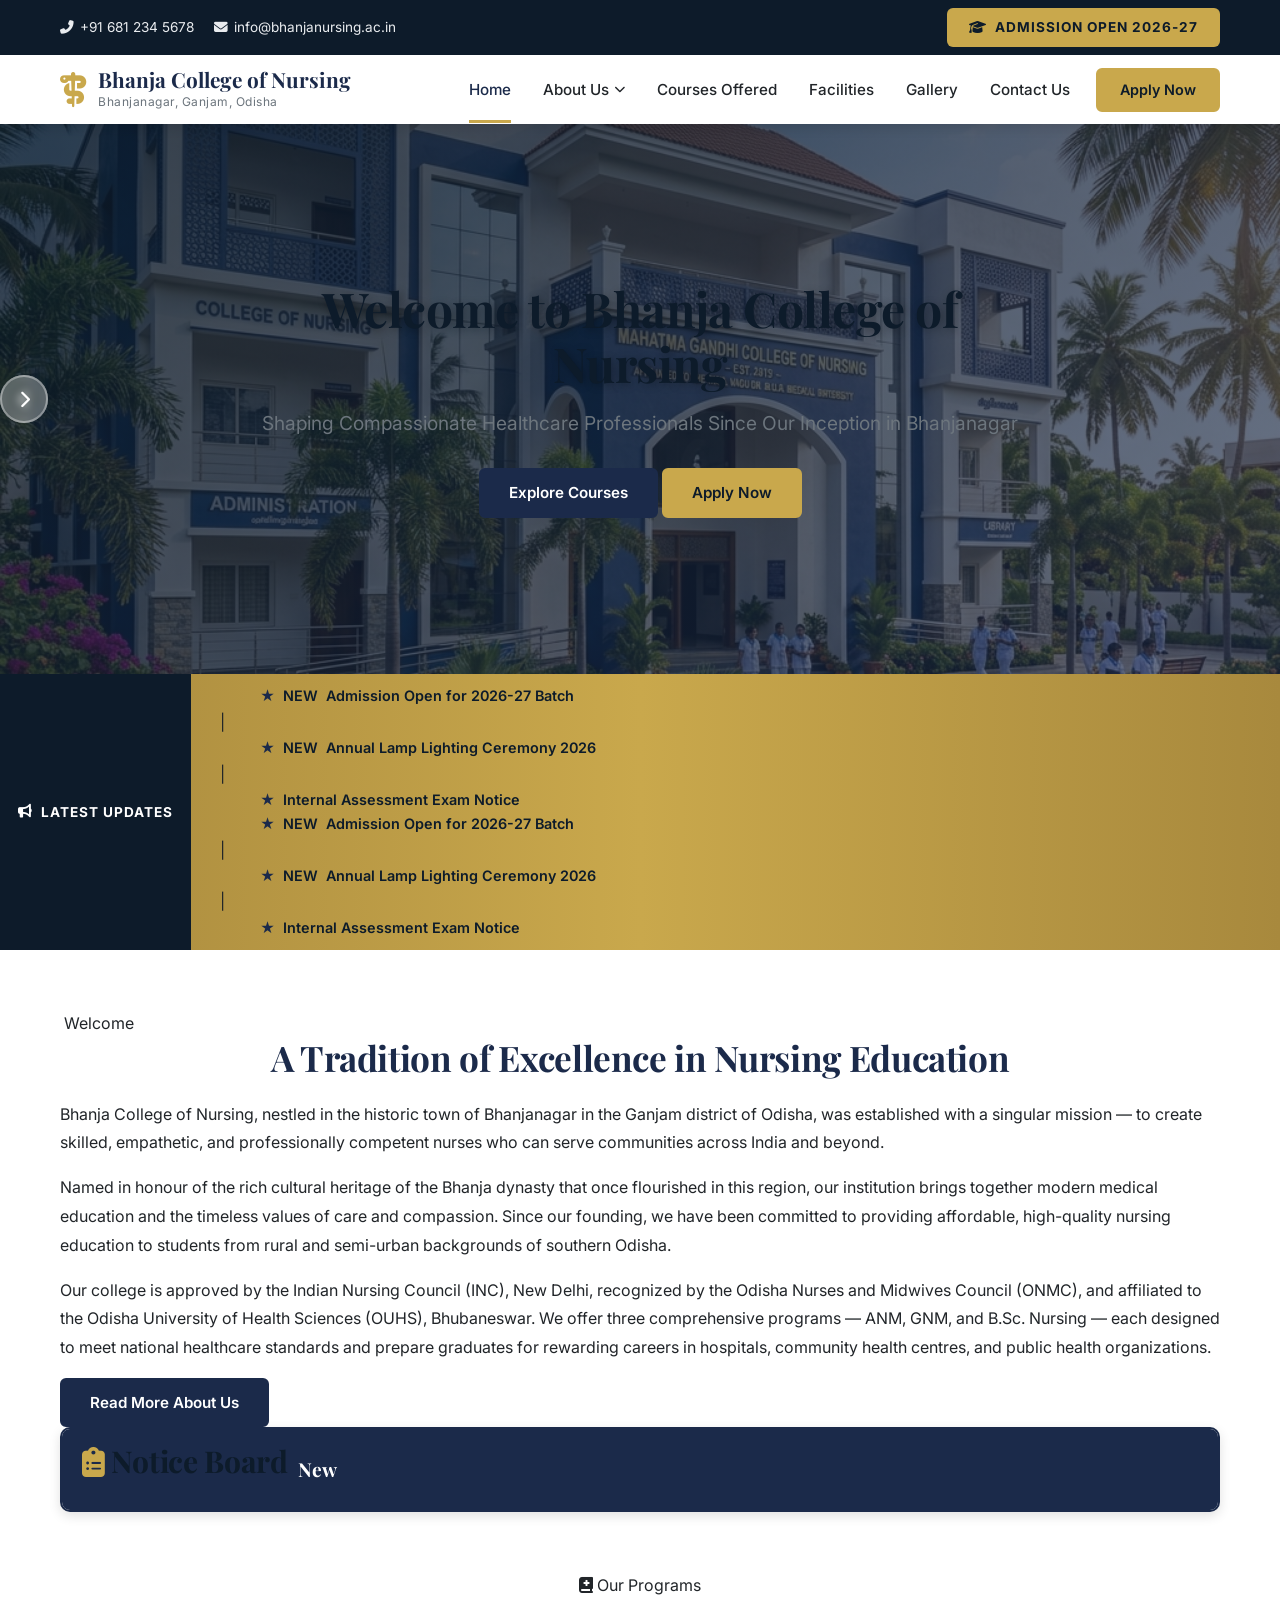
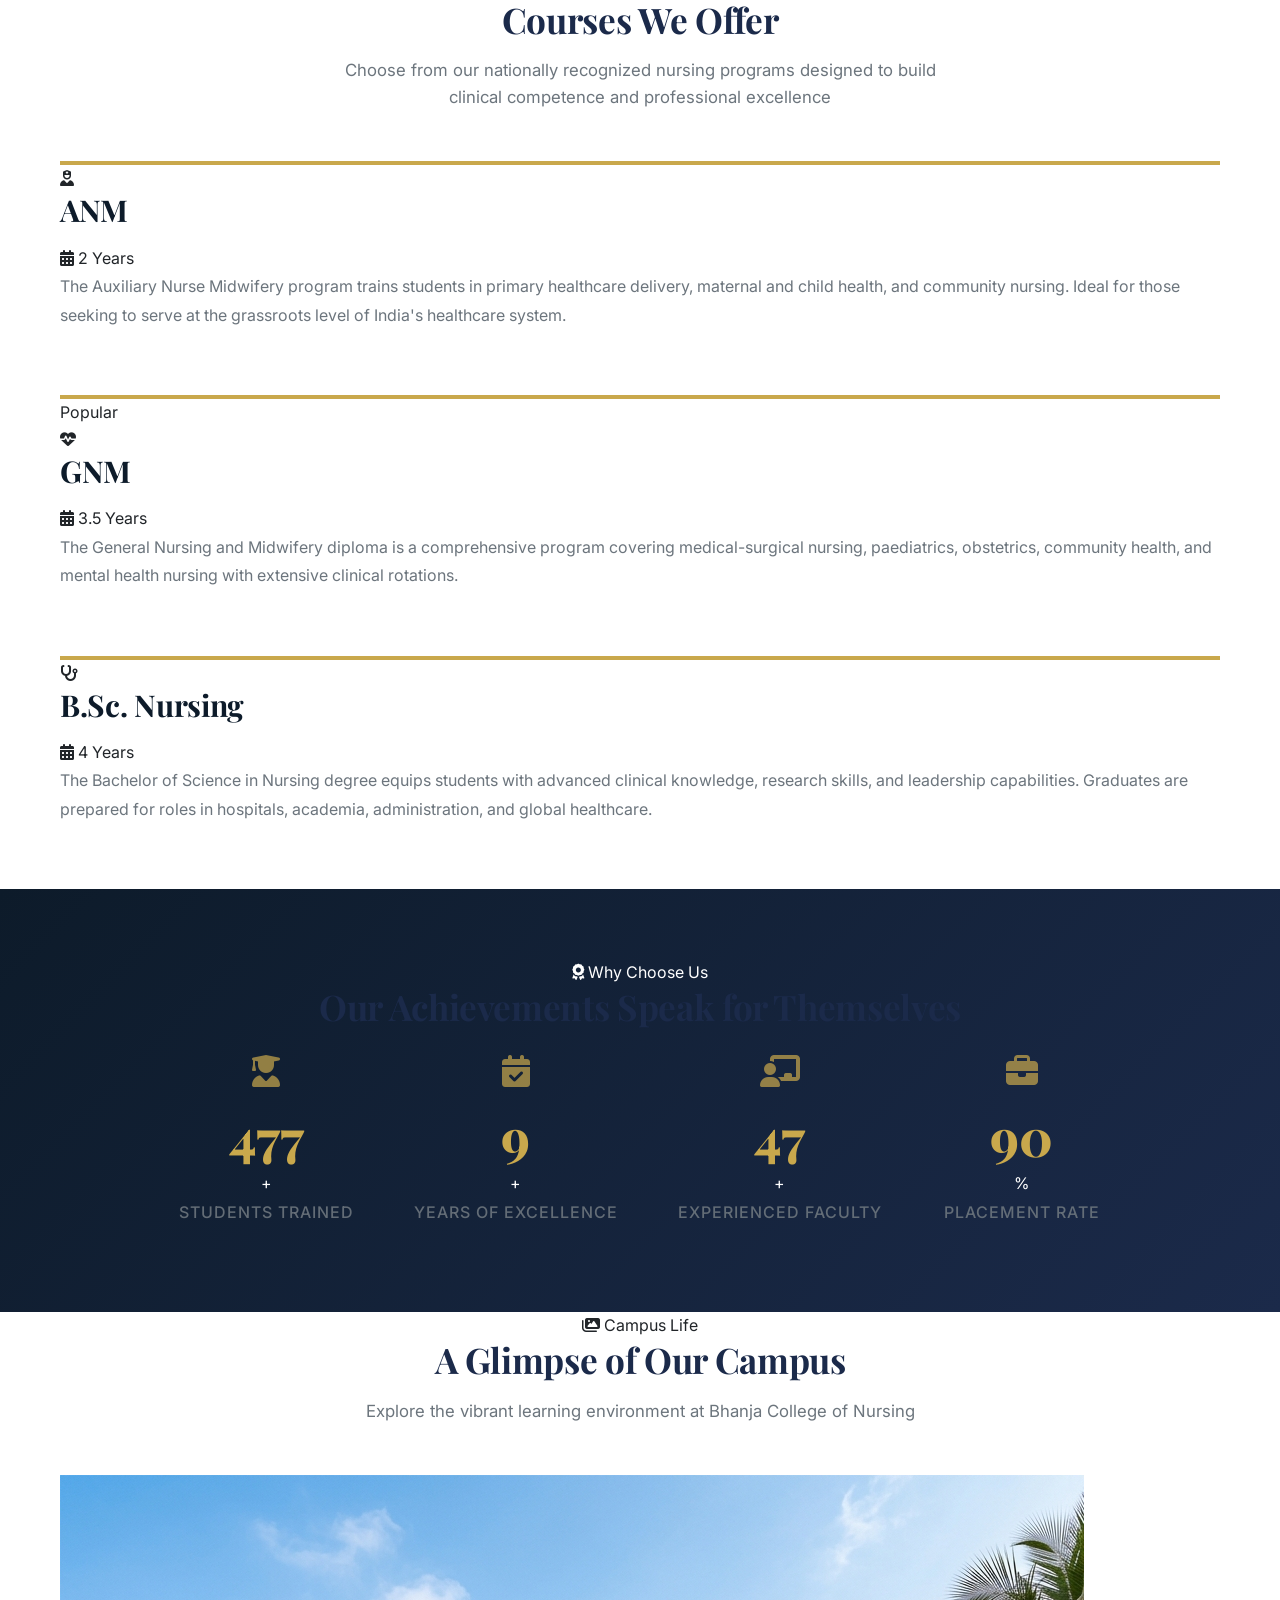
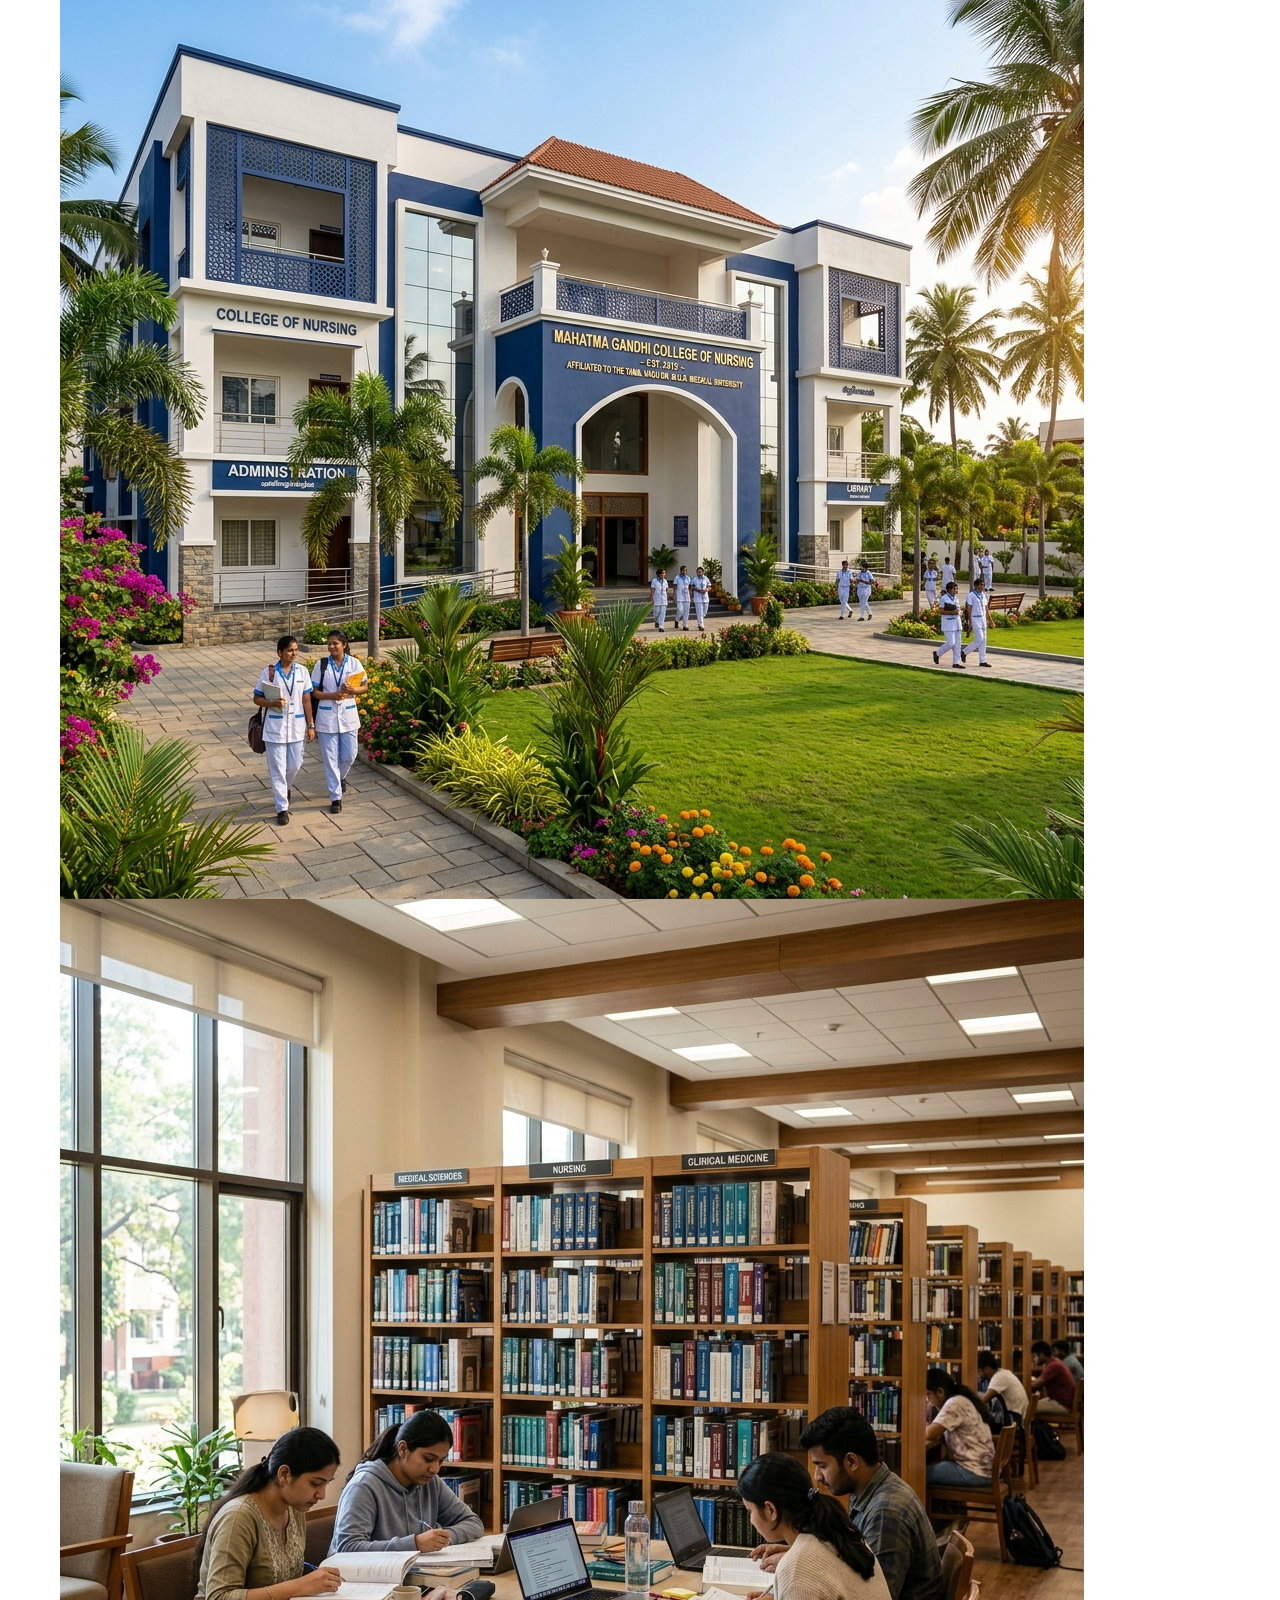
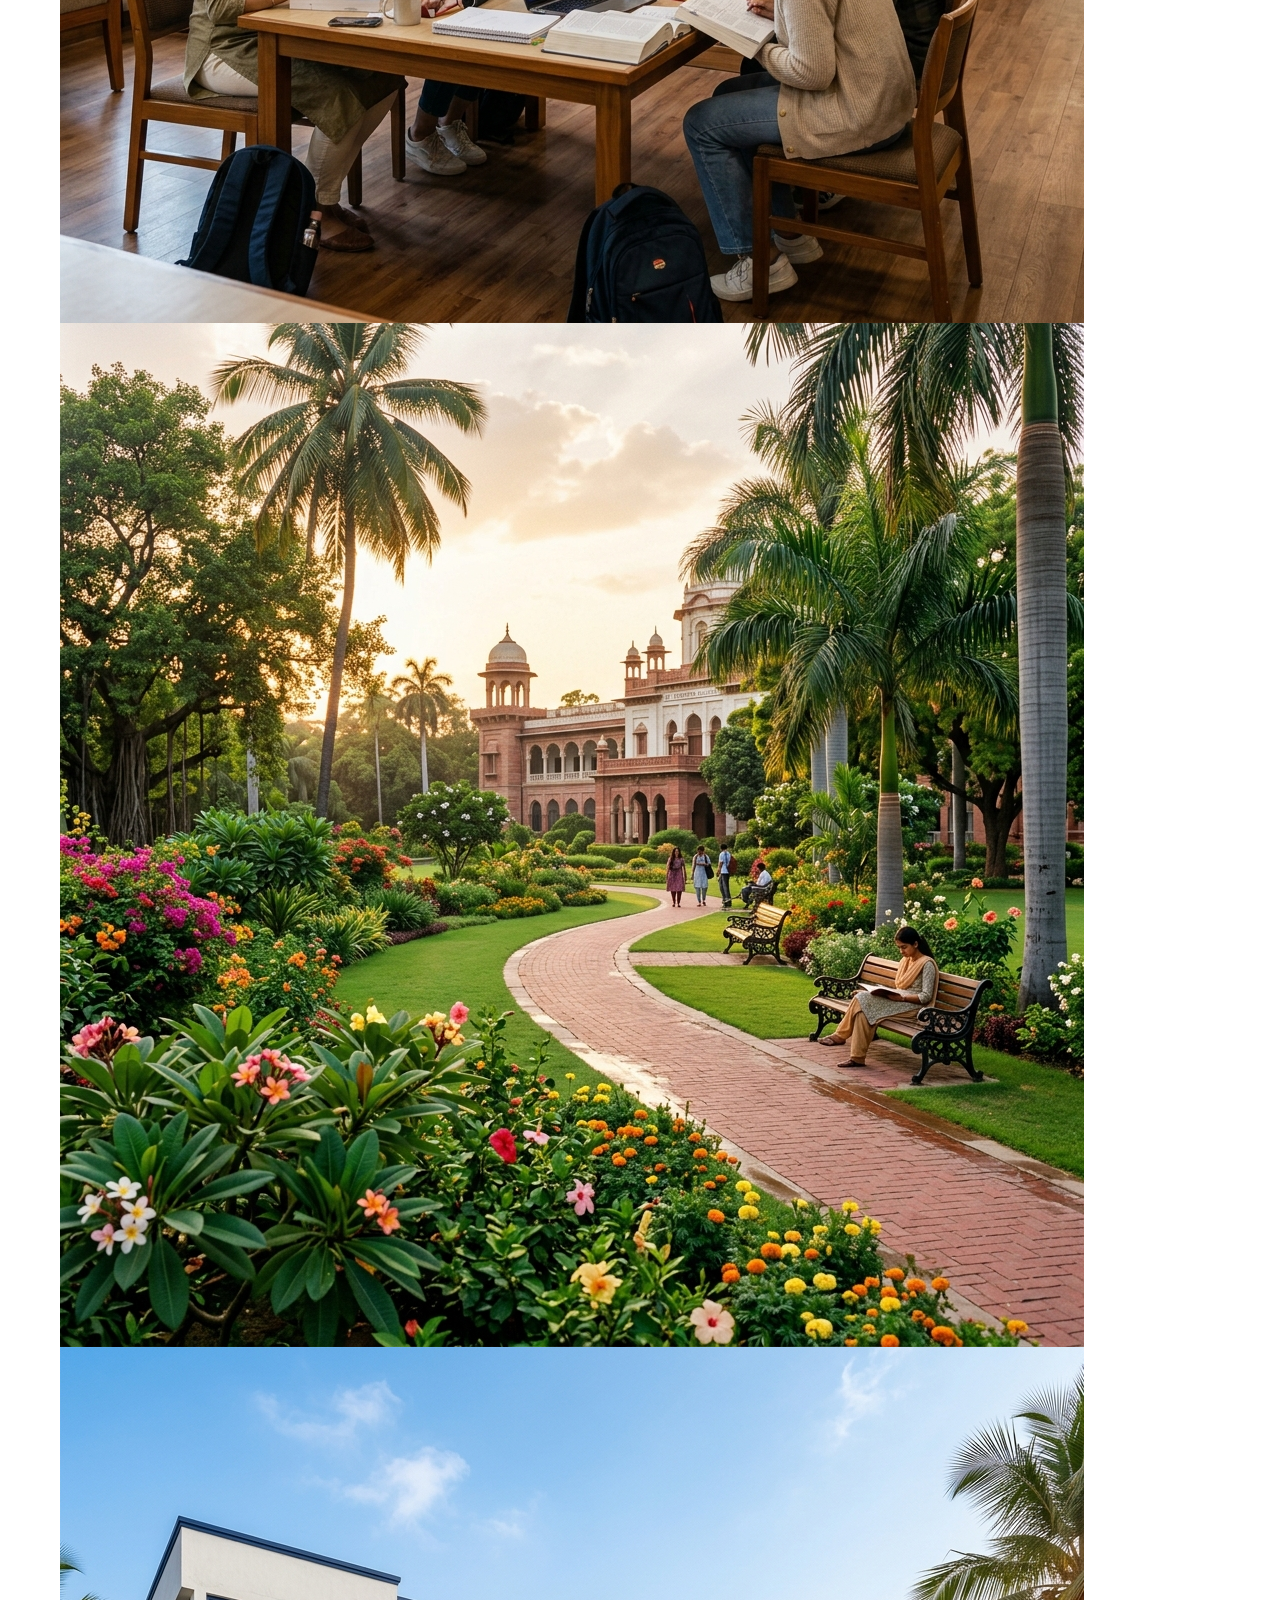
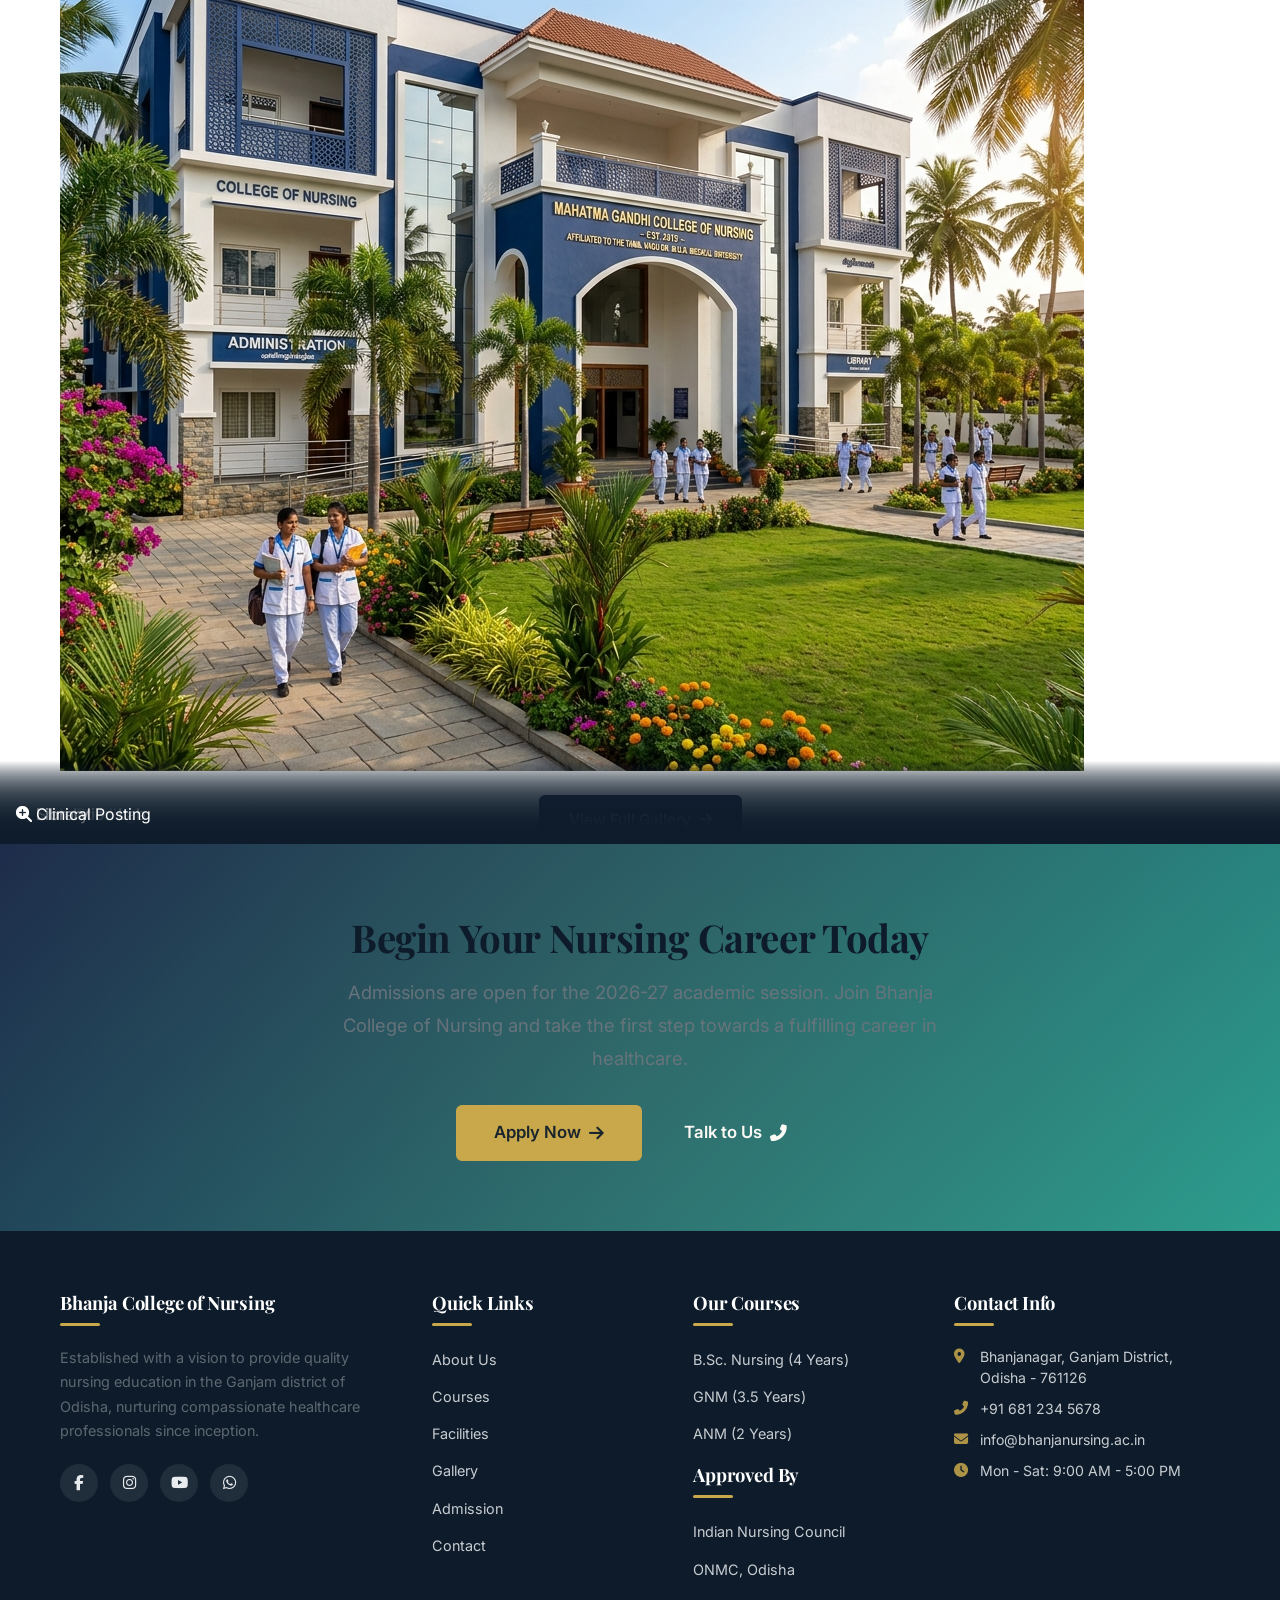
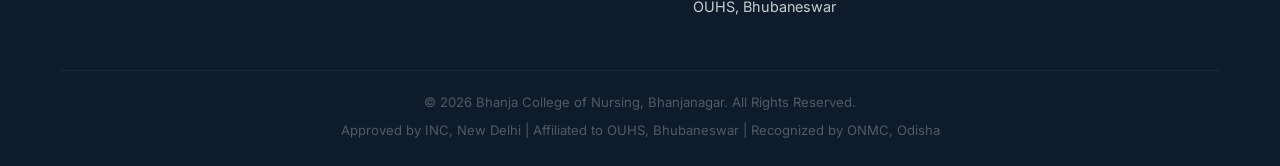
<file: index.html>
<!DOCTYPE html>
<html lang="en">
<head>
  <meta charset="UTF-8">
  <meta name="viewport" content="width=device-width, initial-scale=1.0">
  <title>Bhanja College of Nursing - ANM, GNM, B.Sc. Nursing | Bhanjanagar, Odisha</title>
  <meta name="description" content="Bhanja College of Nursing, Bhanjanagar, Ganjam, Odisha offers ANM, GNM, and B.Sc. Nursing programs. Approved by INC, affiliated to OUHS. Admissions open 2026-27.">
  <meta name="keywords" content="nursing college, Bhanjanagar, Ganjam, Odisha, ANM, GNM, B.Sc. Nursing, INC approved, OUHS affiliated">
  <link rel="stylesheet" href="https://cdnjs.cloudflare.com/ajax/libs/font-awesome/6.5.1/css/all.min.css">
  <link rel="stylesheet" href="css/style.css">
  <link rel="stylesheet" href="css/components.css">
  <link rel="stylesheet" href="css/responsive.css">
  <link rel="stylesheet" href="css/animations.css">
</head>
<body>

  <!-- Top Utility Bar -->
  <div class="top-bar">
    <div class="container">
      <div class="top-bar-left">
        <a href="tel:+916812345678"><i class="fas fa-phone-alt"></i> +91 681 234 5678</a>
        <a href="mailto:info@bhanjanursing.ac.in"><i class="fas fa-envelope"></i> info@bhanjanursing.ac.in</a>
      </div>
      <div class="top-bar-right">
        <a href="admission.html" class="admission-btn"><i class="fas fa-graduation-cap"></i> Admission Open 2026-27</a>
      </div>
    </div>
  </div>

  <!-- Navigation -->
  <nav class="navbar" id="navbar">
    <div class="container">
      <a href="index.html" class="nav-brand">
        <i class="fas fa-staff-snake nav-logo-icon"></i>
        <div class="nav-brand-text">
          <span class="brand-name">Bhanja College of Nursing</span>
          <span class="brand-tagline">Bhanjanagar, Ganjam, Odisha</span>
        </div>
      </a>
      <button class="hamburger" id="hamburger" aria-label="Toggle menu">
        <span></span><span></span><span></span>
      </button>
      <ul class="nav-links" id="navLinks">
        <li><a href="index.html" class="nav-link active">Home</a></li>
        <li class="dropdown">
          <a href="about.html" class="nav-link">About Us <i class="fas fa-chevron-down"></i></a>
          <ul class="dropdown-menu">
            <li><a href="about.html">Our History</a></li>
            <li><a href="about.html#vision-mission">Vision & Mission</a></li>
            <li><a href="principal-message.html">Principal's Message</a></li>
            <li><a href="affiliations.html">Affiliations & Approvals</a></li>
          </ul>
        </li>
        <li><a href="courses.html" class="nav-link">Courses Offered</a></li>
        <li><a href="facilities.html" class="nav-link">Facilities</a></li>
        <li><a href="gallery.html" class="nav-link">Gallery</a></li>
        <li><a href="contact.html" class="nav-link">Contact Us</a></li>
        <li><a href="admission.html" class="nav-link btn btn-gold nav-cta">Apply Now</a></li>
      </ul>
    </div>
  </nav>

  <main>

    <!-- ===================== HERO SLIDER ===================== -->
    <section class="hero-slider" id="heroSlider">
      <div class="slider-wrapper">

        <!-- Slide 1 -->
        <div class="slide active" style="background-image: url('assets/images/hero1.jpg');">
          <div class="slide-overlay"></div>
          <div class="slide-content">
            <h1 class="slide-title">Welcome to Bhanja College of Nursing</h1>
            <p class="slide-subtitle">Shaping Compassionate Healthcare Professionals Since Our Inception in Bhanjanagar</p>
            <div class="slide-cta">
              <a href="courses.html" class="btn btn-primary">Explore Courses</a>
              <a href="admission.html" class="btn btn-gold">Apply Now</a>
            </div>
          </div>
        </div>

        <!-- Slide 2 -->
        <div class="slide" style="background-image: url('assets/images/hero2.jpg');">
          <div class="slide-overlay"></div>
          <div class="slide-content">
            <h1 class="slide-title">State-of-the-Art Simulation Labs</h1>
            <p class="slide-subtitle">Practice clinical skills in our advanced nursing simulation laboratories equipped with modern mannequins and diagnostic tools</p>
            <div class="slide-cta">
              <a href="facilities.html" class="btn btn-primary">View Facilities</a>
            </div>
          </div>
        </div>

        <!-- Slide 3 -->
        <div class="slide" style="background-image: url('assets/images/hero3.jpg');">
          <div class="slide-overlay"></div>
          <div class="slide-content">
            <h1 class="slide-title">Clinical Excellence Through Hands-on Training</h1>
            <p class="slide-subtitle">Gain practical experience through clinical postings at leading hospitals across Ganjam district under expert supervision</p>
            <div class="slide-cta">
              <a href="courses.html" class="btn btn-primary">Our Programs</a>
            </div>
          </div>
        </div>

        <!-- Slide 4 -->
        <div class="slide" style="background-image: url('assets/images/hero4.jpg');">
          <div class="slide-overlay"></div>
          <div class="slide-content">
            <h1 class="slide-title">Join Our Legacy of Nursing Excellence</h1>
            <p class="slide-subtitle">Admissions are open for the 2026-27 academic session. Secure your seat in ANM, GNM, or B.Sc. Nursing programs today.</p>
            <div class="slide-cta">
              <a href="admission.html" class="btn btn-gold">Apply for Admission</a>
              <a href="contact.html" class="btn btn-primary">Contact Us</a>
            </div>
          </div>
        </div>

      </div>

      <!-- Slider Controls -->
      <button class="slider-arrow slider-prev" id="sliderPrev" aria-label="Previous slide">
        <i class="fas fa-chevron-left"></i>
      </button>
      <button class="slider-arrow slider-next" id="sliderNext" aria-label="Next slide">
        <i class="fas fa-chevron-right"></i>
      </button>

      <!-- Slider Dots -->
      <div class="slider-dots" id="sliderDots">
        <button class="dot active" data-slide="0" aria-label="Go to slide 1"></button>
        <button class="dot" data-slide="1" aria-label="Go to slide 2"></button>
        <button class="dot" data-slide="2" aria-label="Go to slide 3"></button>
        <button class="dot" data-slide="3" aria-label="Go to slide 4"></button>
      </div>
    </section>

    <!-- ===================== ANNOUNCEMENT TICKER ===================== -->
    <section class="ticker-bar" id="tickerBar">
      <div class="container">
        <span class="ticker-label"><i class="fas fa-bullhorn"></i> Latest Updates</span>
        <div class="ticker-content">
          <div class="ticker-track" id="tickerTrack">
            <!-- JS populates from notices data -->
          </div>
        </div>
      </div>
    </section>

    <!-- ===================== SPLIT SECTION ===================== -->
    <section class="split-section animate-on-scroll">
      <div class="container">
        <div class="split-wrapper">

          <!-- Welcome / About -->
          <div class="split-left">
            <span class="section-tag"><i class="fas fa-hands-holding-heart"></i> Welcome</span>
            <h2 class="section-title">A Tradition of Excellence in Nursing Education</h2>
            <p>
              Bhanja College of Nursing, nestled in the historic town of Bhanjanagar in the Ganjam district of Odisha, 
              was established with a singular mission — to create skilled, empathetic, and professionally competent nurses 
              who can serve communities across India and beyond.
            </p>
            <p>
              Named in honour of the rich cultural heritage of the Bhanja dynasty that once flourished in this region, our 
              institution brings together modern medical education and the timeless values of care and compassion. Since our 
              founding, we have been committed to providing affordable, high-quality nursing education to students from rural 
              and semi-urban backgrounds of southern Odisha.
            </p>
            <p>
              Our college is approved by the Indian Nursing Council (INC), New Delhi, recognized by the Odisha Nurses and 
              Midwives Council (ONMC), and affiliated to the Odisha University of Health Sciences (OUHS), Bhubaneswar. 
              We offer three comprehensive programs — ANM, GNM, and B.Sc. Nursing — each designed to meet national healthcare 
              standards and prepare graduates for rewarding careers in hospitals, community health centres, and public health organizations.
            </p>
            <a href="about.html" class="btn btn-primary">Read More About Us</a>
          </div>

          <!-- Notice Board -->
          <div class="split-right">
            <div class="notice-board">
              <div class="notice-board-header">
                <h3><i class="fas fa-clipboard-list"></i> Notice Board</h3>
                <span class="notice-badge">New</span>
              </div>
              <div class="notice-board-body" id="noticeBoard">
                <!-- JS populates notices from data.js -->
              </div>
            </div>
          </div>

        </div>
      </div>
    </section>

    <!-- ===================== COURSE HIGHLIGHTS ===================== -->
    <section class="section course-highlights animate-on-scroll" id="courses">
      <div class="container">
        <div class="section-header text-center">
          <span class="section-tag"><i class="fas fa-book-medical"></i> Our Programs</span>
          <h2 class="section-title">Courses We Offer</h2>
          <p class="section-subtitle">Choose from our nationally recognized nursing programs designed to build clinical competence and professional excellence</p>
        </div>

        <div class="course-cards-grid">

          <!-- ANM Card -->
          <div class="course-card">
            <div class="course-card-icon">
              <i class="fas fa-user-nurse"></i>
            </div>
            <h3 class="course-card-title">ANM</h3>
            <span class="course-card-duration"><i class="fas fa-calendar-alt"></i> 2 Years</span>
            <p class="course-card-text">
              The Auxiliary Nurse Midwifery program trains students in primary healthcare delivery, maternal and child health, 
              and community nursing. Ideal for those seeking to serve at the grassroots level of India's healthcare system.
            </p>
            <a href="courses.html#anm" class="btn btn-outline">Learn More <i class="fas fa-arrow-right"></i></a>
          </div>

          <!-- GNM Card -->
          <div class="course-card featured">
            <div class="course-card-badge">Popular</div>
            <div class="course-card-icon">
              <i class="fas fa-heartbeat"></i>
            </div>
            <h3 class="course-card-title">GNM</h3>
            <span class="course-card-duration"><i class="fas fa-calendar-alt"></i> 3.5 Years</span>
            <p class="course-card-text">
              The General Nursing and Midwifery diploma is a comprehensive program covering medical-surgical nursing, paediatrics, 
              obstetrics, community health, and mental health nursing with extensive clinical rotations.
            </p>
            <a href="courses.html#gnm" class="btn btn-outline">Learn More <i class="fas fa-arrow-right"></i></a>
          </div>

          <!-- B.Sc. Card -->
          <div class="course-card">
            <div class="course-card-icon">
              <i class="fas fa-stethoscope"></i>
            </div>
            <h3 class="course-card-title">B.Sc. Nursing</h3>
            <span class="course-card-duration"><i class="fas fa-calendar-alt"></i> 4 Years</span>
            <p class="course-card-text">
              The Bachelor of Science in Nursing degree equips students with advanced clinical knowledge, research skills, 
              and leadership capabilities. Graduates are prepared for roles in hospitals, academia, administration, and global healthcare.
            </p>
            <a href="courses.html#bsc" class="btn btn-outline">Learn More <i class="fas fa-arrow-right"></i></a>
          </div>

        </div>
      </div>
    </section>

    <!-- ===================== WHY CHOOSE US / STATS ===================== -->
    <section class="stats-section animate-on-scroll" id="statsSection">
      <div class="container">
        <div class="section-header text-center">
          <span class="section-tag light"><i class="fas fa-award"></i> Why Choose Us</span>
          <h2 class="section-title light">Our Achievements Speak for Themselves</h2>
        </div>
        <div class="stats-grid">
          <div class="stat-item">
            <div class="stat-icon"><i class="fas fa-user-graduate"></i></div>
            <div class="stat-number" data-target="500">0</div>
            <div class="stat-suffix">+</div>
            <p class="stat-label">Students Trained</p>
          </div>
          <div class="stat-item">
            <div class="stat-icon"><i class="fas fa-calendar-check"></i></div>
            <div class="stat-number" data-target="10">0</div>
            <div class="stat-suffix">+</div>
            <p class="stat-label">Years of Excellence</p>
          </div>
          <div class="stat-item">
            <div class="stat-icon"><i class="fas fa-chalkboard-teacher"></i></div>
            <div class="stat-number" data-target="50">0</div>
            <div class="stat-suffix">+</div>
            <p class="stat-label">Experienced Faculty</p>
          </div>
          <div class="stat-item">
            <div class="stat-icon"><i class="fas fa-briefcase"></i></div>
            <div class="stat-number" data-target="95">0</div>
            <div class="stat-suffix">%</div>
            <p class="stat-label">Placement Rate</p>
          </div>
        </div>
      </div>
    </section>

    <!-- ===================== CAMPUS GLIMPSE ===================== -->
    <section class="section campus-glimpse animate-on-scroll" id="campusGlimpse">
      <div class="container">
        <div class="section-header text-center">
          <span class="section-tag"><i class="fas fa-images"></i> Campus Life</span>
          <h2 class="section-title">A Glimpse of Our Campus</h2>
          <p class="section-subtitle">Explore the vibrant learning environment at Bhanja College of Nursing</p>
        </div>
        <div class="campus-gallery-grid">
          <a href="gallery.html" class="campus-gallery-item">
            <img src="assets/images/campus1.jpg" alt="Bhanja College of Nursing main building">
            <div class="gallery-item-overlay">
              <i class="fas fa-search-plus"></i>
              <span>Main Building</span>
            </div>
          </a>
          <a href="gallery.html" class="campus-gallery-item">
            <img src="assets/images/campus2.jpg" alt="Nursing simulation laboratory">
            <div class="gallery-item-overlay">
              <i class="fas fa-search-plus"></i>
              <span>Simulation Lab</span>
            </div>
          </a>
          <a href="gallery.html" class="campus-gallery-item">
            <img src="assets/images/campus3.jpg" alt="College library and reading room">
            <div class="gallery-item-overlay">
              <i class="fas fa-search-plus"></i>
              <span>Library</span>
            </div>
          </a>
          <a href="gallery.html" class="campus-gallery-item">
            <img src="assets/images/campus4.jpg" alt="Students during clinical posting">
            <div class="gallery-item-overlay">
              <i class="fas fa-search-plus"></i>
              <span>Clinical Posting</span>
            </div>
          </a>
        </div>
        <div class="text-center mt-4">
          <a href="gallery.html" class="btn btn-primary">View Full Gallery <i class="fas fa-arrow-right"></i></a>
        </div>
      </div>
    </section>

    <!-- ===================== CTA BANNER ===================== -->
    <section class="cta-banner animate-on-scroll">
      <div class="container text-center">
        <h2 class="cta-title">Begin Your Nursing Career Today</h2>
        <p class="cta-text">
          Admissions are open for the 2026-27 academic session. Join Bhanja College of Nursing and take the 
          first step towards a fulfilling career in healthcare.
        </p>
        <div class="cta-buttons">
          <a href="admission.html" class="btn btn-gold btn-lg">Apply Now <i class="fas fa-arrow-right"></i></a>
          <a href="contact.html" class="btn btn-outline-light btn-lg">Talk to Us <i class="fas fa-phone-alt"></i></a>
        </div>
      </div>
    </section>

  </main>

  <!-- ===================== FOOTER ===================== -->
  <footer class="footer">
    <div class="container">
      <div class="footer-grid">
        <div class="footer-col">
          <h4 class="footer-heading">Bhanja College of Nursing</h4>
          <p>Established with a vision to provide quality nursing education in the Ganjam district of Odisha, nurturing compassionate healthcare professionals since inception.</p>
          <div class="footer-social">
            <a href="#"><i class="fab fa-facebook-f"></i></a>
            <a href="#"><i class="fab fa-instagram"></i></a>
            <a href="#"><i class="fab fa-youtube"></i></a>
            <a href="#"><i class="fab fa-whatsapp"></i></a>
          </div>
        </div>
        <div class="footer-col">
          <h4 class="footer-heading">Quick Links</h4>
          <ul>
            <li><a href="about.html" class="footer-link">About Us</a></li>
            <li><a href="courses.html" class="footer-link">Courses</a></li>
            <li><a href="facilities.html" class="footer-link">Facilities</a></li>
            <li><a href="gallery.html" class="footer-link">Gallery</a></li>
            <li><a href="admission.html" class="footer-link">Admission</a></li>
            <li><a href="contact.html" class="footer-link">Contact</a></li>
          </ul>
        </div>
        <div class="footer-col">
          <h4 class="footer-heading">Our Courses</h4>
          <ul>
            <li><a href="courses.html#bsc" class="footer-link">B.Sc. Nursing (4 Years)</a></li>
            <li><a href="courses.html#gnm" class="footer-link">GNM (3.5 Years)</a></li>
            <li><a href="courses.html#anm" class="footer-link">ANM (2 Years)</a></li>
          </ul>
          <h4 class="footer-heading mt-3">Approved By</h4>
          <ul>
            <li><a href="affiliations.html" class="footer-link">Indian Nursing Council</a></li>
            <li><a href="affiliations.html" class="footer-link">ONMC, Odisha</a></li>
            <li><a href="affiliations.html" class="footer-link">OUHS, Bhubaneswar</a></li>
          </ul>
        </div>
        <div class="footer-col">
          <h4 class="footer-heading">Contact Info</h4>
          <ul class="footer-contact">
            <li><i class="fas fa-map-marker-alt"></i> Bhanjanagar, Ganjam District, Odisha - 761126</li>
            <li><i class="fas fa-phone-alt"></i> +91 681 234 5678</li>
            <li><i class="fas fa-envelope"></i> info@bhanjanursing.ac.in</li>
            <li><i class="fas fa-clock"></i> Mon - Sat: 9:00 AM - 5:00 PM</li>
          </ul>
        </div>
      </div>
      <div class="footer-bottom">
        <p>&copy; 2026 Bhanja College of Nursing, Bhanjanagar. All Rights Reserved.</p>
        <p>Approved by INC, New Delhi | Affiliated to OUHS, Bhubaneswar | Recognized by ONMC, Odisha</p>
      </div>
    </div>
  </footer>

  <!-- Scroll to Top -->
  <button class="scroll-top-btn" id="scrollTopBtn" aria-label="Scroll to top">
    <i class="fas fa-chevron-up"></i>
  </button>

  <!-- Scripts -->
  <script src="js/data.js"></script>
  <script src="js/main.js"></script>

</body>
</html>
</file>
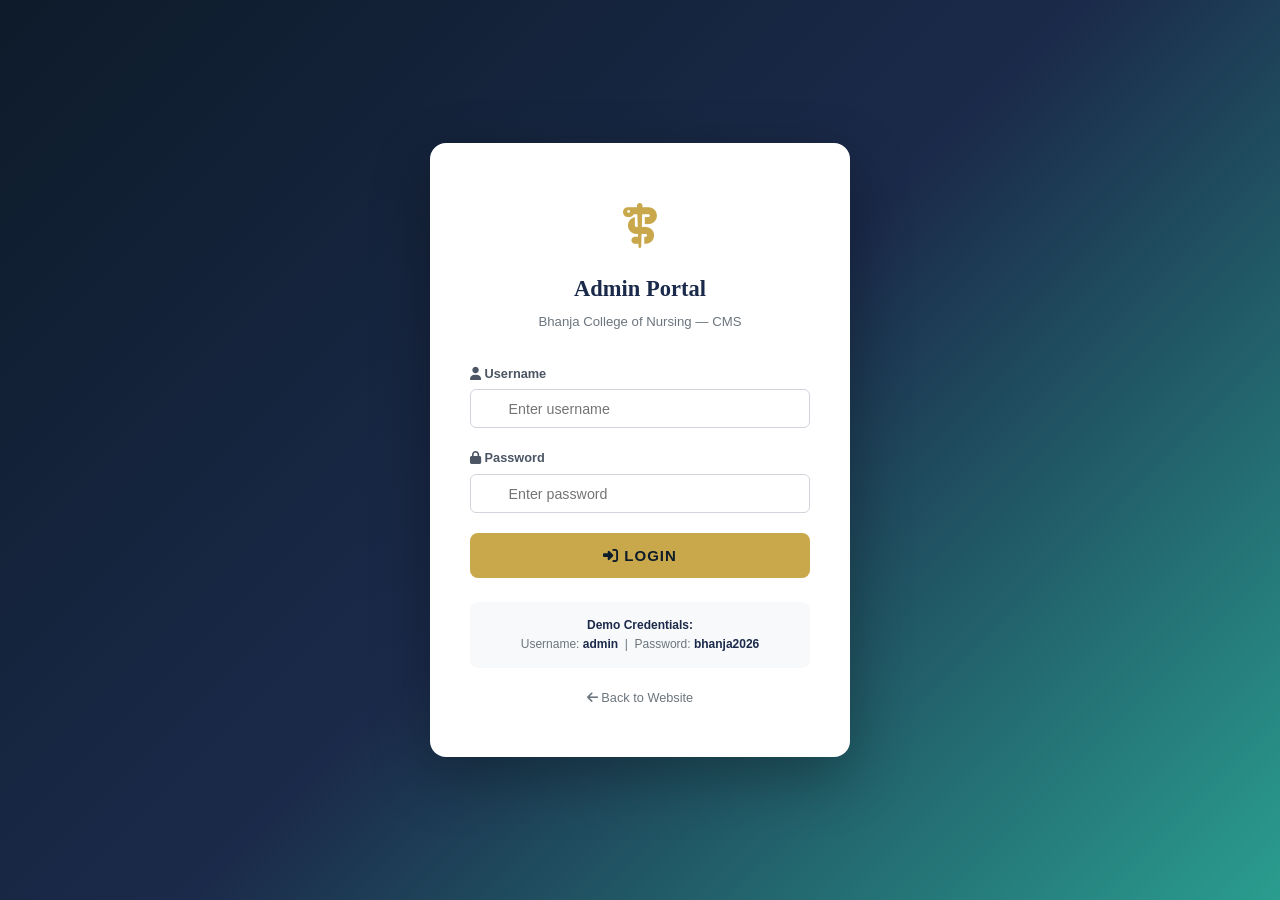
<file: admin/index.html>
<!DOCTYPE html>
<html lang="en">
<head>
  <meta charset="UTF-8">
  <meta name="viewport" content="width=device-width, initial-scale=1.0">
  <title>Admin Login - Bhanja College of Nursing</title>
  <link rel="stylesheet" href="https://cdnjs.cloudflare.com/ajax/libs/font-awesome/6.5.1/css/all.min.css">
  <link rel="stylesheet" href="admin.css">
  <style>
    body { margin: 0; min-height: 100vh; display: flex; align-items: center; justify-content: center; background: linear-gradient(135deg, #0D1B2A 0%, #1B2A4A 50%, #2A9D8F 100%); font-family: 'Inter', -apple-system, sans-serif; }
    @import url('https://fonts.googleapis.com/css2?family=Inter:wght@300;400;500;600;700&family=Playfair+Display:wght@400;700&display=swap');
    .login-container { background: #fff; border-radius: 16px; padding: 48px 40px; width: 100%; max-width: 420px; box-shadow: 0 20px 60px rgba(0,0,0,0.3); text-align: center; }
    .login-logo { font-size: 3rem; color: #C9A84C; margin-bottom: 8px; }
    .login-title { font-family: 'Playfair Display', serif; font-size: 1.5rem; color: #1B2A4A; margin-bottom: 4px; }
    .login-subtitle { color: #6C757D; font-size: 0.88rem; margin-bottom: 32px; }
    .form-group { margin-bottom: 20px; text-align: left; }
    .form-label { display: block; margin-bottom: 6px; font-weight: 600; font-size: 0.88rem; color: #1B2A4A; }
    .form-input { width: 100%; padding: 12px 16px; border: 2px solid #E9ECEF; border-radius: 8px; font-size: 0.95rem; font-family: inherit; outline: none; transition: all 0.3s ease; box-sizing: border-box; }
    .form-input:focus { border-color: #C9A84C; box-shadow: 0 0 0 3px rgba(201,168,76,0.15); }
    .login-btn { width: 100%; padding: 14px; background: #C9A84C; color: #0D1B2A; border: none; border-radius: 8px; font-size: 1rem; font-weight: 700; font-family: inherit; cursor: pointer; transition: all 0.3s ease; text-transform: uppercase; letter-spacing: 1px; }
    .login-btn:hover { background: #D4BC6A; transform: translateY(-2px); box-shadow: 0 4px 15px rgba(201,168,76,0.4); }
    .login-btn:disabled { background: #ccc; cursor: not-allowed; transform: none; }
    .error-msg { color: #DC3545; font-size: 0.85rem; margin-top: 16px; display: none; padding: 10px; background: rgba(220,53,69,0.08); border-radius: 6px; }
    .error-msg.visible { display: block; }
    .lockout-msg { color: #FFC107; font-size: 0.85rem; margin-top: 12px; display: none; padding: 10px; background: rgba(255,193,7,0.1); border-radius: 6px; }
    .lockout-msg.visible { display: block; }
    .login-hint { margin-top: 24px; padding: 14px; background: #F8F9FA; border-radius: 8px; font-size: 0.8rem; color: #6C757D; }
    .login-hint strong { color: #1B2A4A; }
    .back-link { margin-top: 20px; display: inline-block; color: #6C757D; text-decoration: none; font-size: 0.85rem; transition: color 0.3s; }
    .back-link:hover { color: #C9A84C; }
  </style>
</head>
<body>
  <div class="login-container">
    <div class="login-logo"><i class="fas fa-staff-snake"></i></div>
    <h1 class="login-title">Admin Portal</h1>
    <p class="login-subtitle">Bhanja College of Nursing — CMS</p>

    <form id="loginForm">
      <div class="form-group">
        <label class="form-label" for="username"><i class="fas fa-user"></i> Username</label>
        <input type="text" class="form-input" id="username" placeholder="Enter username" autocomplete="username" required>
      </div>
      <div class="form-group">
        <label class="form-label" for="password"><i class="fas fa-lock"></i> Password</label>
        <input type="password" class="form-input" id="password" placeholder="Enter password" autocomplete="current-password" required>
      </div>
      <button type="submit" class="login-btn" id="loginBtn"><i class="fas fa-sign-in-alt"></i> Login</button>
      <div class="error-msg" id="errorMsg"></div>
      <div class="lockout-msg" id="lockoutMsg"></div>
    </form>

    <div class="login-hint">
      <strong>Demo Credentials:</strong><br>
      Username: <strong>admin</strong> &nbsp;|&nbsp; Password: <strong>bhanja2026</strong>
    </div>

    <a href="../index.html" class="back-link"><i class="fas fa-arrow-left"></i> Back to Website</a>
  </div>

  <script>
    const VALID_USER = 'admin';
    const VALID_PASS = 'bhanja2026';
    const MAX_ATTEMPTS = 3;
    const LOCKOUT_MS = 5 * 60 * 1000;

    const form = document.getElementById('loginForm');
    const errorMsg = document.getElementById('errorMsg');
    const lockoutMsg = document.getElementById('lockoutMsg');
    const loginBtn = document.getElementById('loginBtn');

    function getAttempts() {
      try { return JSON.parse(localStorage.getItem('bcn_login_attempts')) || { count: 0, lockoutUntil: null }; }
      catch { return { count: 0, lockoutUntil: null }; }
    }

    function saveAttempts(a) { localStorage.setItem('bcn_login_attempts', JSON.stringify(a)); }

    function checkLockout() {
      const a = getAttempts();
      if (a.lockoutUntil && Date.now() < a.lockoutUntil) {
        const remaining = Math.ceil((a.lockoutUntil - Date.now()) / 1000);
        const mins = Math.floor(remaining / 60);
        const secs = remaining % 60;
        lockoutMsg.textContent = `Account locked. Try again in ${mins}m ${secs}s`;
        lockoutMsg.classList.add('visible');
        loginBtn.disabled = true;
        return true;
      } else if (a.lockoutUntil && Date.now() >= a.lockoutUntil) {
        saveAttempts({ count: 0, lockoutUntil: null });
        lockoutMsg.classList.remove('visible');
        loginBtn.disabled = false;
      }
      return false;
    }

    // Check on load
    if (sessionStorage.getItem('bcn_admin_session')) {
      window.location.href = 'dashboard.html';
    }
    checkLockout();
    setInterval(checkLockout, 1000);

    form.addEventListener('submit', function(e) {
      e.preventDefault();
      if (checkLockout()) return;

      const user = document.getElementById('username').value.trim();
      const pass = document.getElementById('password').value;

      if (user === VALID_USER && pass === VALID_PASS) {
        sessionStorage.setItem('bcn_admin_session', 'active_' + Date.now());
        saveAttempts({ count: 0, lockoutUntil: null });
        window.location.href = 'dashboard.html';
      } else {
        const a = getAttempts();
        a.count++;
        if (a.count >= MAX_ATTEMPTS) {
          a.lockoutUntil = Date.now() + LOCKOUT_MS;
          errorMsg.textContent = 'Too many failed attempts. Account locked for 5 minutes.';
        } else {
          errorMsg.textContent = `Invalid credentials. ${MAX_ATTEMPTS - a.count} attempt(s) remaining.`;
        }
        errorMsg.classList.add('visible');
        saveAttempts(a);
        checkLockout();
      }
    });
  </script>
</body>
</html>
</file>
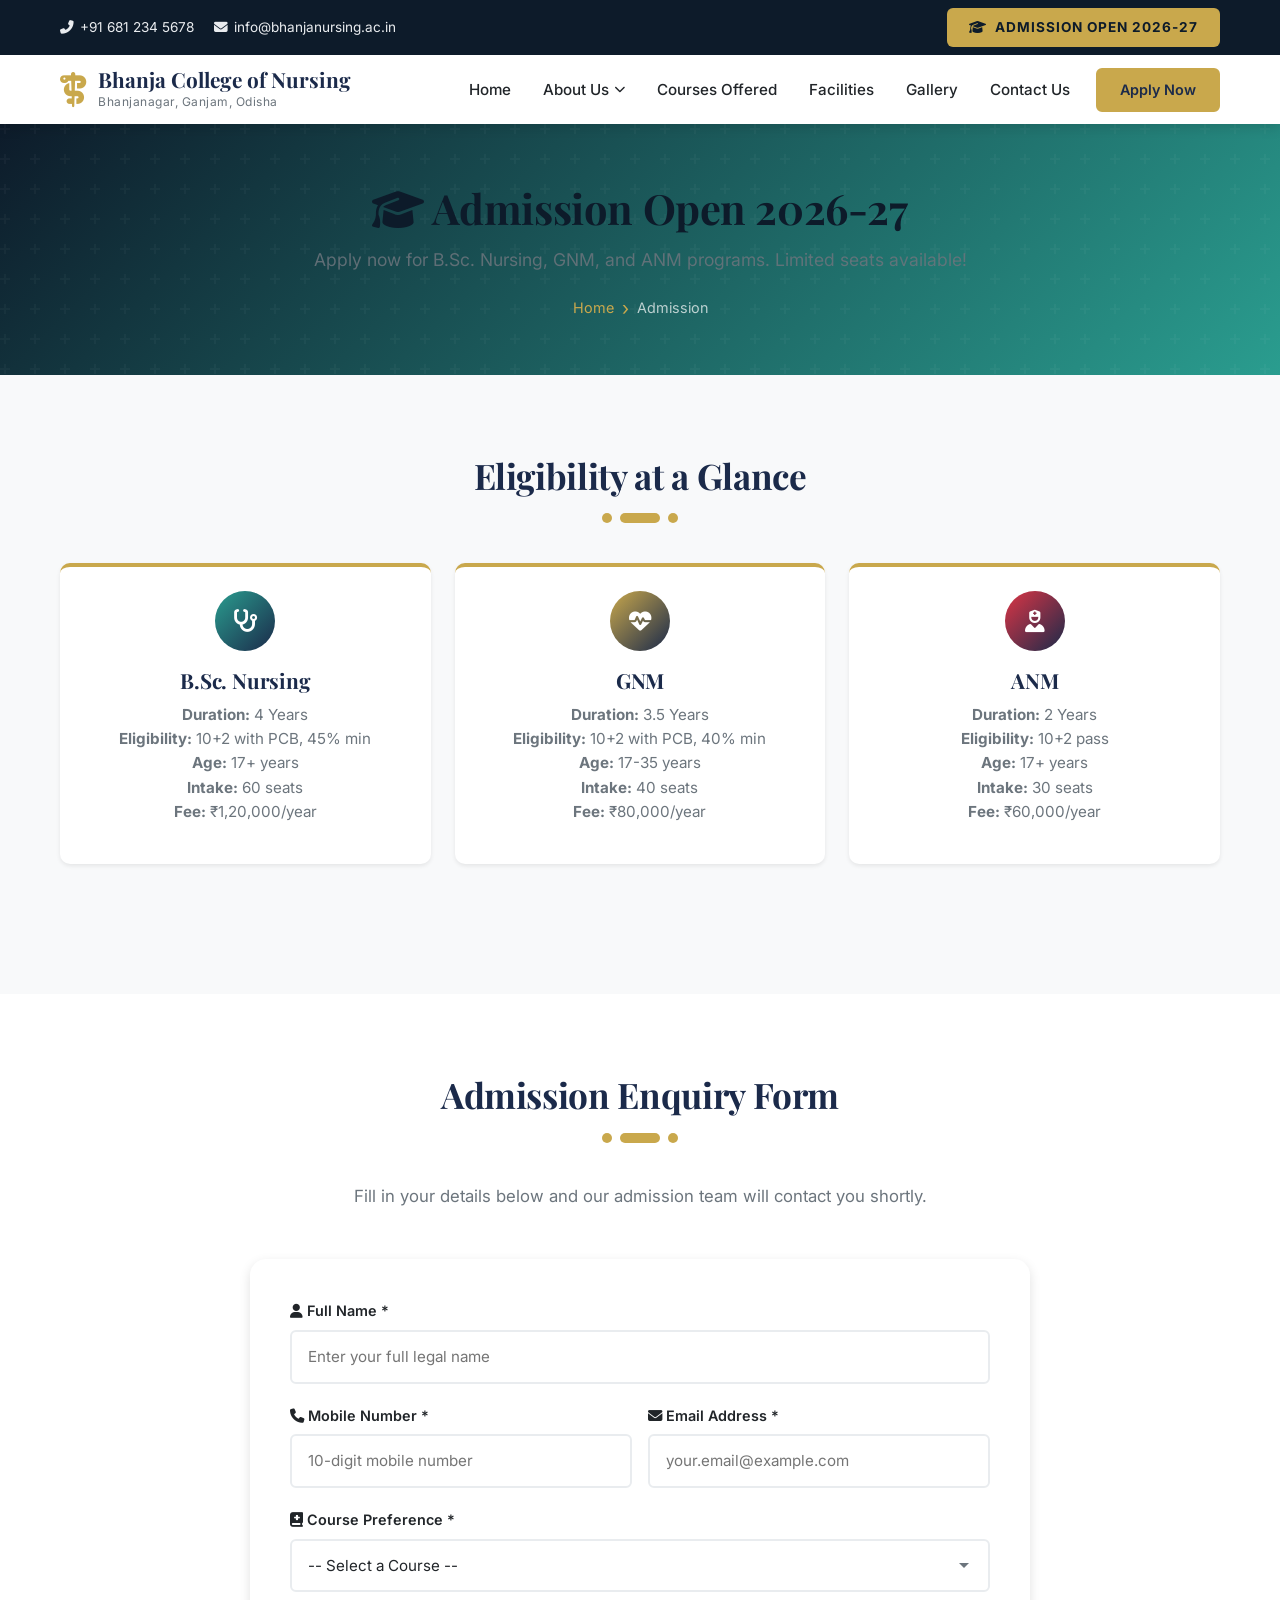
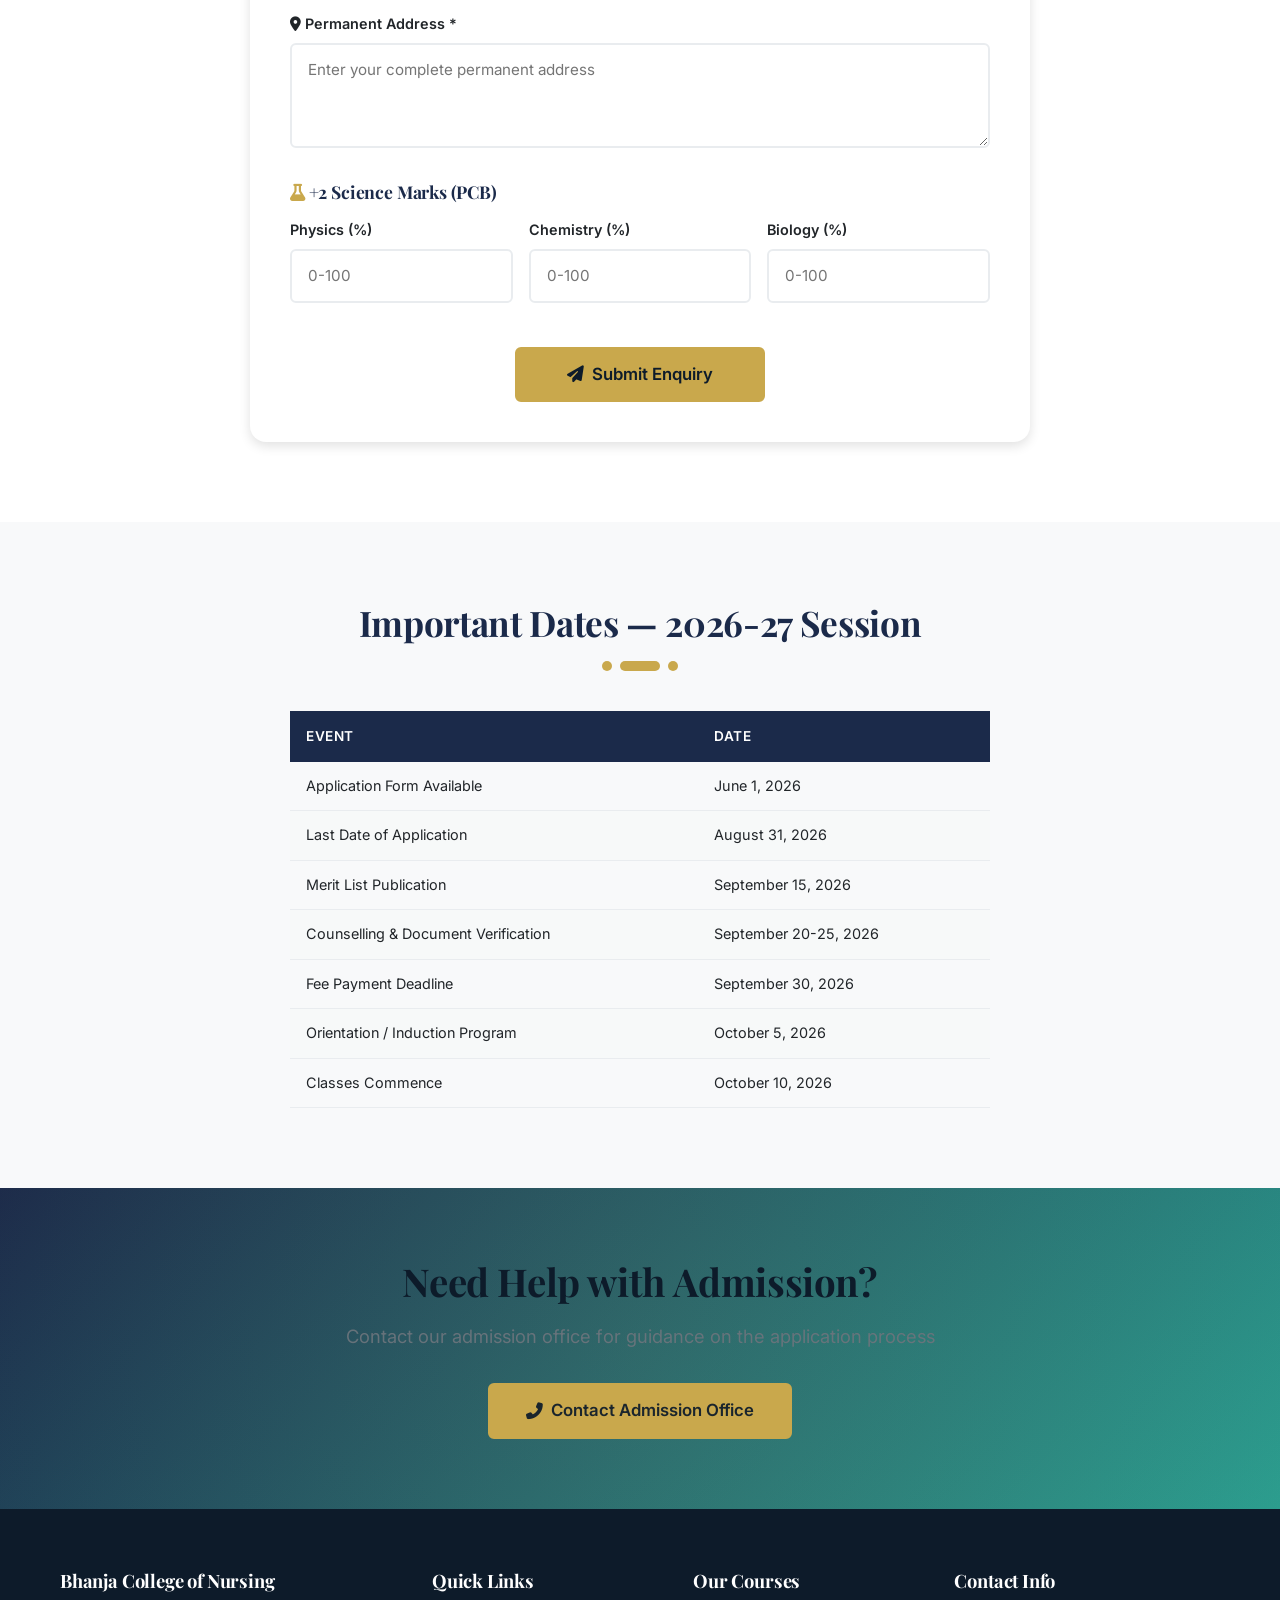
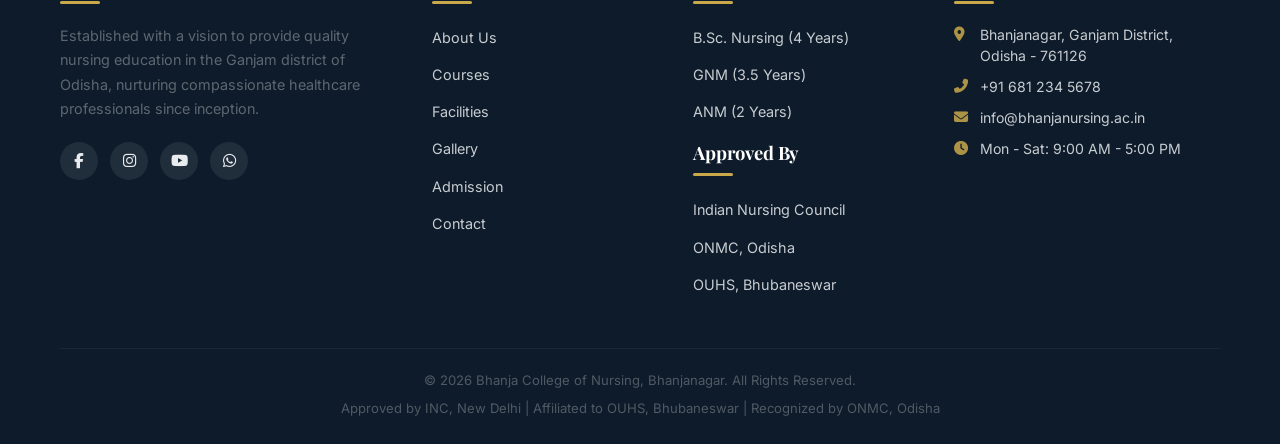
<file: admission.html>
<!DOCTYPE html>
<html lang="en">
<head>
  <meta charset="UTF-8">
  <meta name="viewport" content="width=device-width, initial-scale=1.0">
  <title>Admission 2026-27 - Apply Now | Bhanja College of Nursing, Bhanjanagar</title>
  <meta name="description" content="Apply for admission to B.Sc. Nursing, GNM, or ANM at Bhanja College of Nursing, Bhanjanagar. Fill out the online enquiry form for 2026-27 session.">
  <link rel="stylesheet" href="https://cdnjs.cloudflare.com/ajax/libs/font-awesome/6.5.1/css/all.min.css">
  <link rel="stylesheet" href="css/style.css">
  <link rel="stylesheet" href="css/components.css">
  <link rel="stylesheet" href="css/responsive.css">
  <link rel="stylesheet" href="css/animations.css">
</head>
<body>

  <!-- Top Utility Bar -->
  <div class="top-bar"><div class="container"><div class="top-bar-left"><a href="tel:+916812345678"><i class="fas fa-phone-alt"></i> +91 681 234 5678</a><a href="mailto:info@bhanjanursing.ac.in"><i class="fas fa-envelope"></i> info@bhanjanursing.ac.in</a></div><div class="top-bar-right"><a href="admission.html" class="admission-btn"><i class="fas fa-graduation-cap"></i> Admission Open 2026-27</a></div></div></div>

  <nav class="navbar" id="navbar"><div class="container"><a href="index.html" class="nav-brand"><i class="fas fa-staff-snake nav-logo-icon"></i><div class="nav-brand-text"><span class="brand-name">Bhanja College of Nursing</span><span class="brand-tagline">Bhanjanagar, Ganjam, Odisha</span></div></a><button class="hamburger" id="hamburger" aria-label="Toggle menu"><span></span><span></span><span></span></button><ul class="nav-links" id="navLinks"><li><a href="index.html" class="nav-link">Home</a></li><li class="dropdown"><a href="about.html" class="nav-link">About Us <i class="fas fa-chevron-down"></i></a><ul class="dropdown-menu"><li><a href="about.html">Our History</a></li><li><a href="about.html#vision-mission">Vision & Mission</a></li><li><a href="principal-message.html">Principal's Message</a></li><li><a href="affiliations.html">Affiliations & Approvals</a></li></ul></li><li><a href="courses.html" class="nav-link">Courses Offered</a></li><li><a href="facilities.html" class="nav-link">Facilities</a></li><li><a href="gallery.html" class="nav-link">Gallery</a></li><li><a href="contact.html" class="nav-link">Contact Us</a></li><li><a href="admission.html" class="nav-link btn btn-gold nav-cta active">Apply Now</a></li></ul></div></nav>

  <main>
    <section class="page-header" style="background: linear-gradient(135deg, var(--primary-dark) 0%, var(--teal) 100%);">
      <div class="container">
        <h1><i class="fas fa-graduation-cap"></i> Admission Open 2026-27</h1>
        <p>Apply now for B.Sc. Nursing, GNM, and ANM programs. Limited seats available!</p>
        <ul class="breadcrumb"><li><a href="index.html">Home</a></li><li><span class="current">Admission</span></li></ul>
      </div>
    </section>

    <!-- Eligibility Overview -->
    <section class="section-padding bg-light">
      <div class="container">
        <h2 class="section-title">Eligibility at a Glance</h2>
        <div class="section-title-decoration"><span></span><span></span><span></span></div>

        <div class="eligibility-grid animate-on-scroll">
          <div class="card course-card">
            <div class="card-body" style="text-align:center;">
              <div class="card-icon" style="margin:0 auto 16px;background:linear-gradient(135deg,#2A9D8F,#1B2A4A);"><i class="fas fa-stethoscope"></i></div>
              <h3 class="card-title">B.Sc. Nursing</h3>
              <p class="card-text"><strong>Duration:</strong> 4 Years<br><strong>Eligibility:</strong> 10+2 with PCB, 45% min<br><strong>Age:</strong> 17+ years<br><strong>Intake:</strong> 60 seats<br><strong>Fee:</strong> ₹1,20,000/year</p>
            </div>
          </div>
          <div class="card course-card">
            <div class="card-body" style="text-align:center;">
              <div class="card-icon" style="margin:0 auto 16px;background:linear-gradient(135deg,#C9A84C,#1B2A4A);"><i class="fas fa-heartbeat"></i></div>
              <h3 class="card-title">GNM</h3>
              <p class="card-text"><strong>Duration:</strong> 3.5 Years<br><strong>Eligibility:</strong> 10+2 with PCB, 40% min<br><strong>Age:</strong> 17-35 years<br><strong>Intake:</strong> 40 seats<br><strong>Fee:</strong> ₹80,000/year</p>
            </div>
          </div>
          <div class="card course-card">
            <div class="card-body" style="text-align:center;">
              <div class="card-icon" style="margin:0 auto 16px;background:linear-gradient(135deg,#DC3545,#1B2A4A);"><i class="fas fa-user-nurse"></i></div>
              <h3 class="card-title">ANM</h3>
              <p class="card-text"><strong>Duration:</strong> 2 Years<br><strong>Eligibility:</strong> 10+2 pass<br><strong>Age:</strong> 17+ years<br><strong>Intake:</strong> 30 seats<br><strong>Fee:</strong> ₹60,000/year</p>
            </div>
          </div>
        </div>
      </div>
    </section>

    <!-- Admission Enquiry Form -->
    <section class="section-padding">
      <div class="container">
        <div style="max-width:780px;margin:0 auto;">
          <h2 class="section-title">Admission Enquiry Form</h2>
          <div class="section-title-decoration"><span></span><span></span><span></span></div>
          <p class="section-subtitle">Fill in your details below and our admission team will contact you shortly.</p>

          <form id="admissionForm" novalidate style="background:var(--white);padding:40px;border-radius:var(--radius-lg);box-shadow:var(--shadow-md);">
            
            <div class="form-group">
              <label class="form-label" for="applicantName"><i class="fas fa-user"></i> Full Name *</label>
              <input type="text" class="form-control" id="applicantName" placeholder="Enter your full legal name" required>
              <span class="form-error" id="applicantNameError"></span>
            </div>

            <div style="display:grid;grid-template-columns:1fr 1fr;gap:16px;">
              <div class="form-group">
                <label class="form-label" for="applicantMobile"><i class="fas fa-phone"></i> Mobile Number *</label>
                <input type="tel" class="form-control" id="applicantMobile" placeholder="10-digit mobile number" required>
                <span class="form-error" id="applicantMobileError"></span>
              </div>
              <div class="form-group">
                <label class="form-label" for="applicantEmail"><i class="fas fa-envelope"></i> Email Address *</label>
                <input type="email" class="form-control" id="applicantEmail" placeholder="your.email@example.com" required>
                <span class="form-error" id="applicantEmailError"></span>
              </div>
            </div>

            <div class="form-group">
              <label class="form-label" for="courseSelect"><i class="fas fa-book-medical"></i> Course Preference *</label>
              <select class="form-control form-select" id="courseSelect" required>
                <option value="">-- Select a Course --</option>
                <option value="B.Sc. Nursing">B.Sc. Nursing (4 Years)</option>
                <option value="GNM">GNM - General Nursing & Midwifery (3.5 Years)</option>
                <option value="ANM">ANM - Auxiliary Nurse Midwifery (2 Years)</option>
              </select>
              <span class="form-error" id="courseSelectError"></span>
            </div>

            <div class="form-group">
              <label class="form-label" for="applicantAddress"><i class="fas fa-map-marker-alt"></i> Permanent Address *</label>
              <textarea class="form-control" id="applicantAddress" rows="3" placeholder="Enter your complete permanent address" required></textarea>
              <span class="form-error" id="applicantAddressError"></span>
            </div>

            <h4 style="color:var(--primary);margin:24px 0 16px;font-size:1.1rem;"><i class="fas fa-flask" style="color:var(--accent);"></i> +2 Science Marks (PCB)</h4>
            <div class="form-row">
              <div class="form-group">
                <label class="form-label" for="physicsPercent">Physics (%)</label>
                <input type="number" class="form-control" id="physicsPercent" placeholder="0-100" min="0" max="100" required>
                <span class="form-error" id="physicsPercentError"></span>
              </div>
              <div class="form-group">
                <label class="form-label" for="chemistryPercent">Chemistry (%)</label>
                <input type="number" class="form-control" id="chemistryPercent" placeholder="0-100" min="0" max="100" required>
                <span class="form-error" id="chemistryPercentError"></span>
              </div>
              <div class="form-group">
                <label class="form-label" for="biologyPercent">Biology (%)</label>
                <input type="number" class="form-control" id="biologyPercent" placeholder="0-100" min="0" max="100" required>
                <span class="form-error" id="biologyPercentError"></span>
              </div>
            </div>

            <div class="text-center mt-4">
              <button type="submit" class="btn btn-gold btn-lg" style="min-width:250px;"><i class="fas fa-paper-plane"></i> Submit Enquiry</button>
            </div>
          </form>
        </div>
      </div>
    </section>

    <!-- Important Dates -->
    <section class="section-padding bg-light">
      <div class="container">
        <h2 class="section-title">Important Dates — 2026-27 Session</h2>
        <div class="section-title-decoration"><span></span><span></span><span></span></div>
        <div style="max-width:700px;margin:0 auto;">
          <table class="data-table">
            <thead>
              <tr><th>Event</th><th>Date</th></tr>
            </thead>
            <tbody>
              <tr><td>Application Form Available</td><td>June 1, 2026</td></tr>
              <tr><td>Last Date of Application</td><td>August 31, 2026</td></tr>
              <tr><td>Merit List Publication</td><td>September 15, 2026</td></tr>
              <tr><td>Counselling & Document Verification</td><td>September 20-25, 2026</td></tr>
              <tr><td>Fee Payment Deadline</td><td>September 30, 2026</td></tr>
              <tr><td>Orientation / Induction Program</td><td>October 5, 2026</td></tr>
              <tr><td>Classes Commence</td><td>October 10, 2026</td></tr>
            </tbody>
          </table>
        </div>
      </div>
    </section>

    <section class="cta-banner">
      <div class="container text-center">
        <h2>Need Help with Admission?</h2>
        <p>Contact our admission office for guidance on the application process</p>
        <a href="contact.html" class="btn btn-gold btn-lg"><i class="fas fa-phone-alt"></i> Contact Admission Office</a>
      </div>
    </section>
  </main>

  <!-- Success Modal -->
  <div class="modal-overlay" id="successModal">
    <div class="modal-content">
      <button class="modal-close" id="modalClose">&times;</button>
      <div class="modal-icon success"><i class="fas fa-check-circle"></i></div>
      <h3>Enquiry Submitted Successfully!</h3>
      <p>Thank you for your interest in Bhanja College of Nursing. Our admission team will contact you within 48 hours.</p>
      <button class="btn btn-primary" onclick="document.getElementById('successModal').classList.remove('active')">OK</button>
    </div>
  </div>

  <!-- Footer -->
  <footer class="footer"><div class="container"><div class="footer-grid"><div class="footer-col"><h4 class="footer-heading">Bhanja College of Nursing</h4><p>Established with a vision to provide quality nursing education in the Ganjam district of Odisha, nurturing compassionate healthcare professionals since inception.</p><div class="footer-social"><a href="#"><i class="fab fa-facebook-f"></i></a><a href="#"><i class="fab fa-instagram"></i></a><a href="#"><i class="fab fa-youtube"></i></a><a href="#"><i class="fab fa-whatsapp"></i></a></div></div><div class="footer-col"><h4 class="footer-heading">Quick Links</h4><ul><li><a href="about.html" class="footer-link">About Us</a></li><li><a href="courses.html" class="footer-link">Courses</a></li><li><a href="facilities.html" class="footer-link">Facilities</a></li><li><a href="gallery.html" class="footer-link">Gallery</a></li><li><a href="admission.html" class="footer-link">Admission</a></li><li><a href="contact.html" class="footer-link">Contact</a></li></ul></div><div class="footer-col"><h4 class="footer-heading">Our Courses</h4><ul><li><a href="courses.html#bsc" class="footer-link">B.Sc. Nursing (4 Years)</a></li><li><a href="courses.html#gnm" class="footer-link">GNM (3.5 Years)</a></li><li><a href="courses.html#anm" class="footer-link">ANM (2 Years)</a></li></ul><h4 class="footer-heading mt-3">Approved By</h4><ul><li><a href="affiliations.html" class="footer-link">Indian Nursing Council</a></li><li><a href="affiliations.html" class="footer-link">ONMC, Odisha</a></li><li><a href="affiliations.html" class="footer-link">OUHS, Bhubaneswar</a></li></ul></div><div class="footer-col"><h4 class="footer-heading">Contact Info</h4><ul class="footer-contact"><li><i class="fas fa-map-marker-alt"></i> Bhanjanagar, Ganjam District, Odisha - 761126</li><li><i class="fas fa-phone-alt"></i> +91 681 234 5678</li><li><i class="fas fa-envelope"></i> info@bhanjanursing.ac.in</li><li><i class="fas fa-clock"></i> Mon - Sat: 9:00 AM - 5:00 PM</li></ul></div></div><div class="footer-bottom"><p>&copy; 2026 Bhanja College of Nursing, Bhanjanagar. All Rights Reserved.</p><p>Approved by INC, New Delhi | Affiliated to OUHS, Bhubaneswar | Recognized by ONMC, Odisha</p></div></div></footer>

  <button class="scroll-top-btn" id="scrollTopBtn" aria-label="Scroll to top"><i class="fas fa-chevron-up"></i></button>
  <script src="js/data.js"></script>
  <script src="js/main.js"></script>
  <script src="js/forms.js"></script>
</body>
</html>
</file>
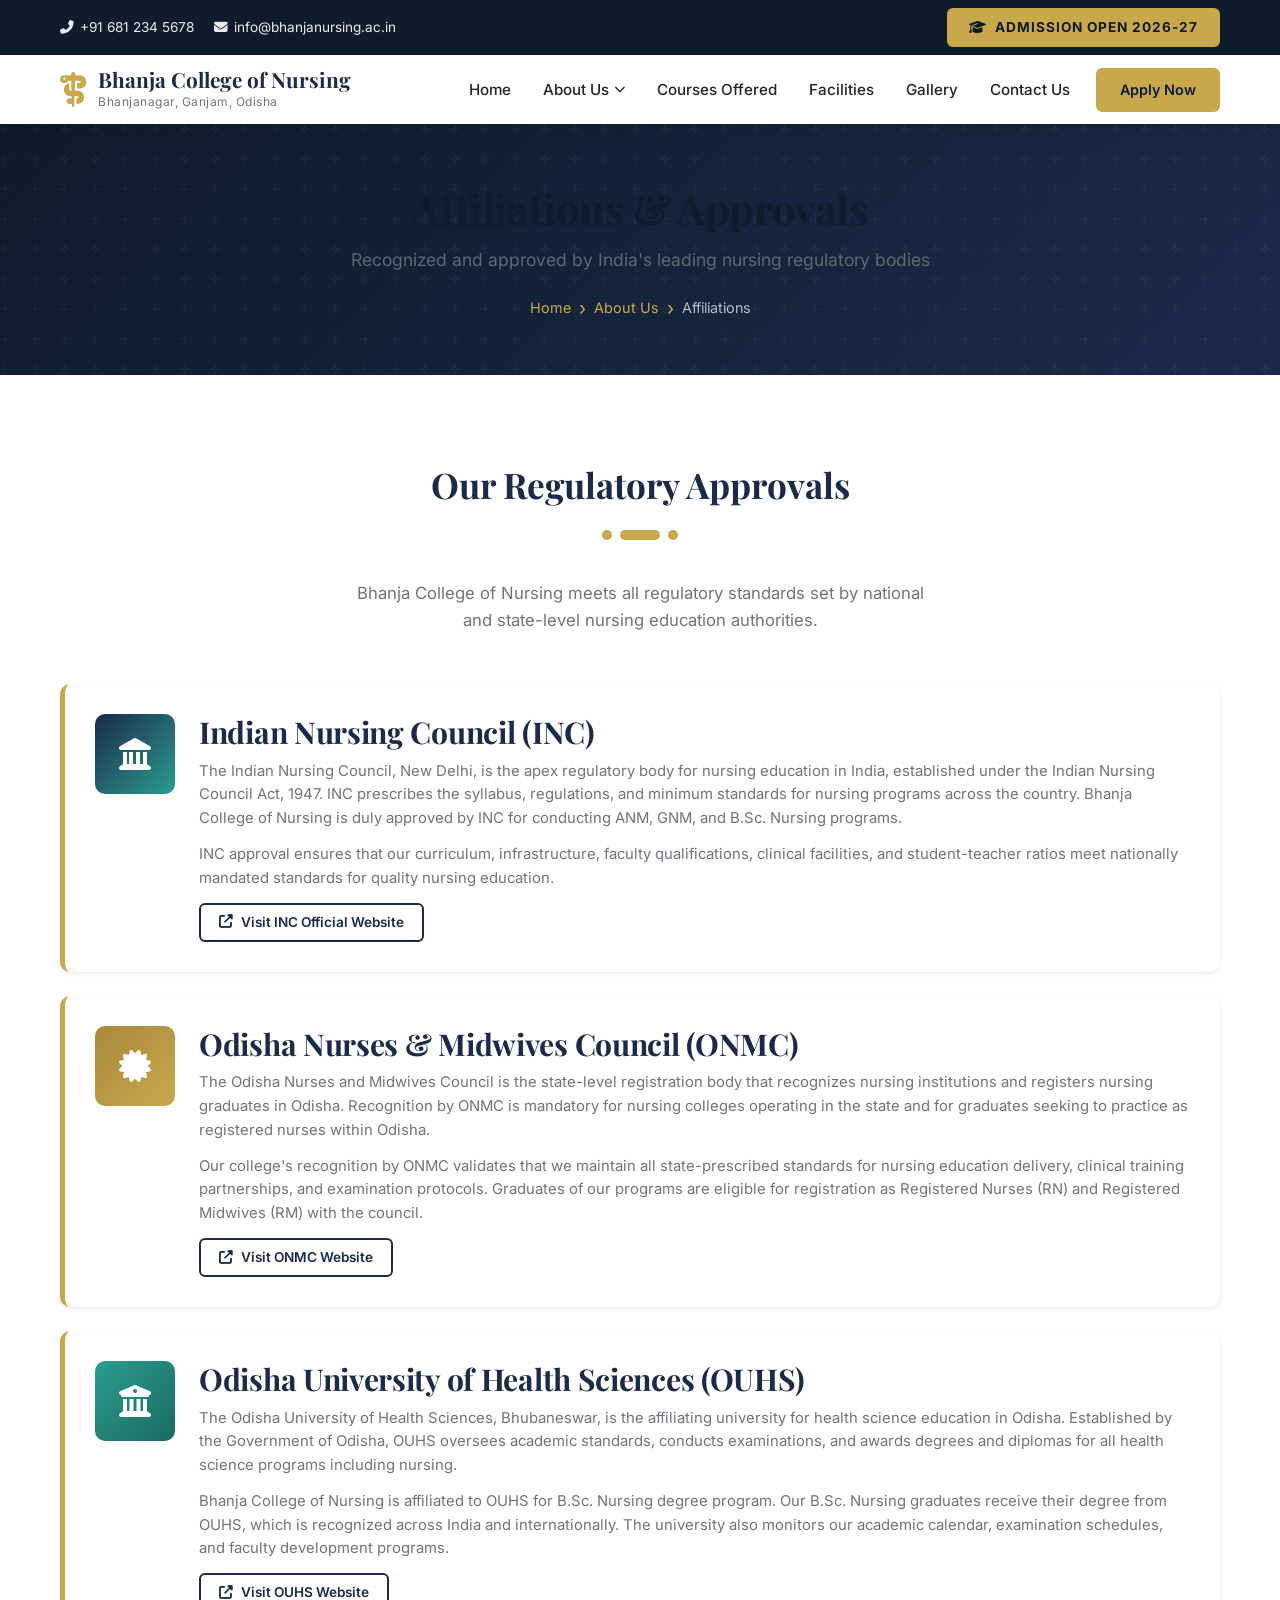
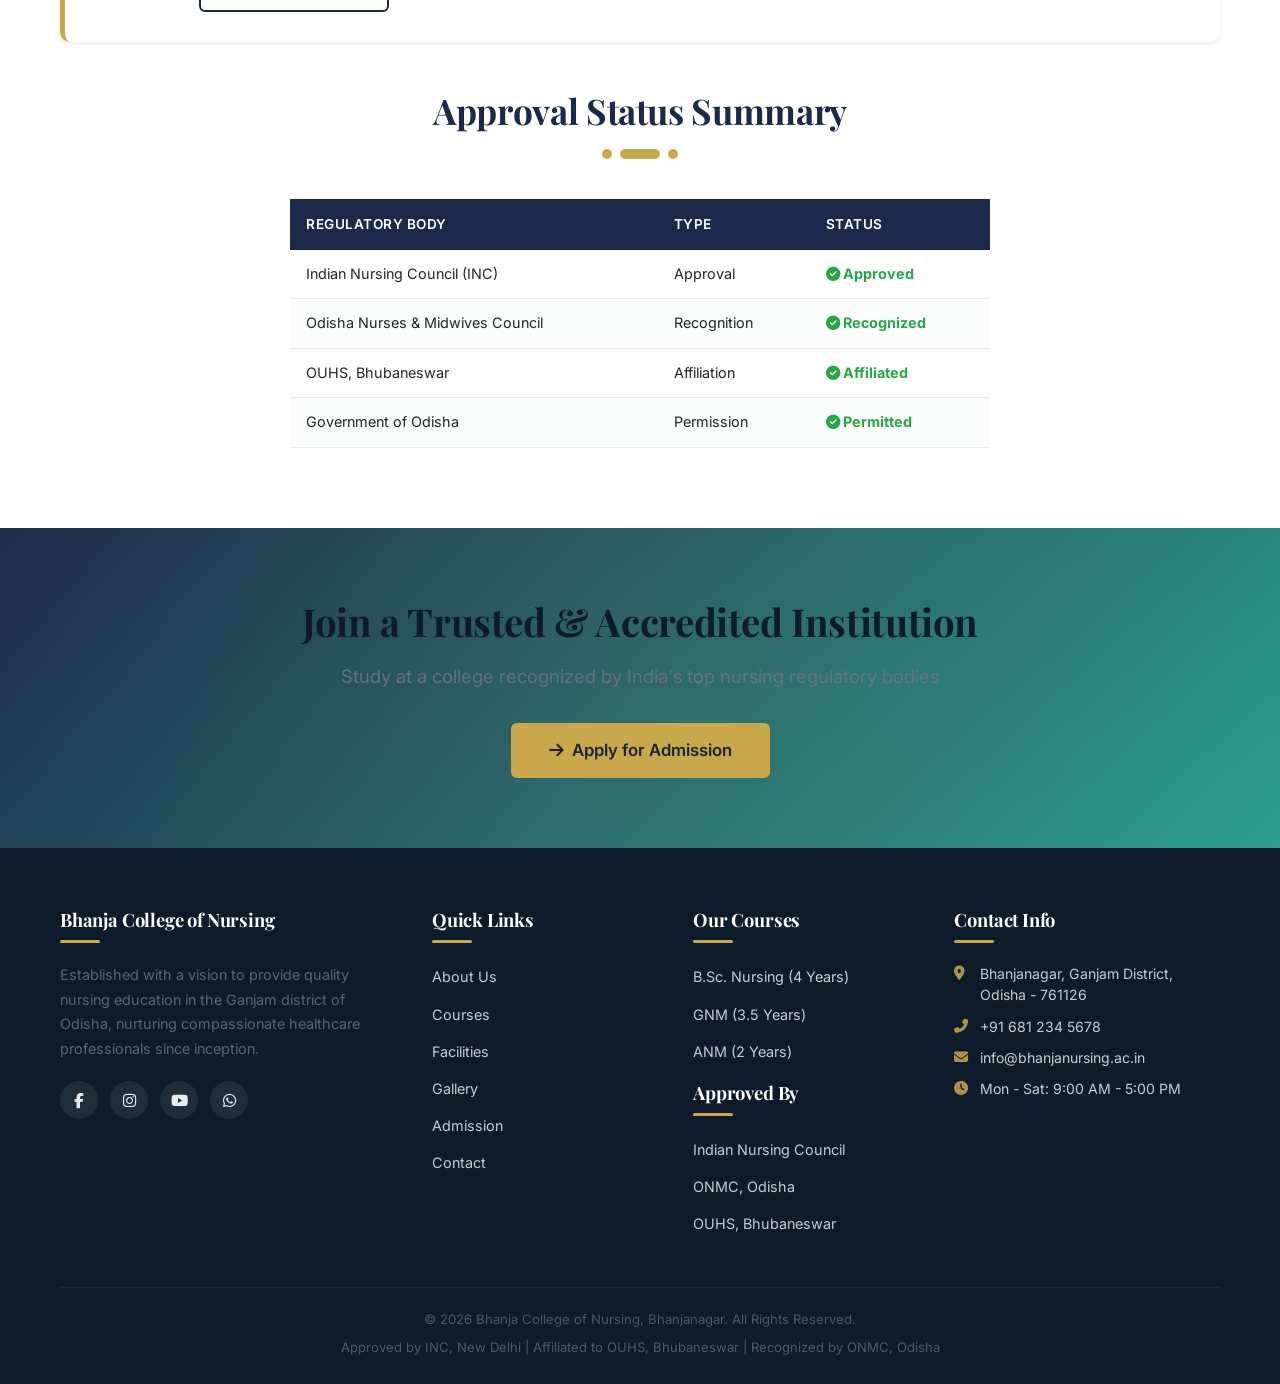
<file: affiliations.html>
<!DOCTYPE html>
<html lang="en">
<head>
  <meta charset="UTF-8">
  <meta name="viewport" content="width=device-width, initial-scale=1.0">
  <title>Affiliations & Approvals - INC, ONMC, OUHS | Bhanja College of Nursing</title>
  <meta name="description" content="Bhanja College of Nursing is approved by INC New Delhi, recognized by ONMC Odisha, and affiliated to OUHS Bhubaneswar.">
  <link rel="stylesheet" href="https://cdnjs.cloudflare.com/ajax/libs/font-awesome/6.5.1/css/all.min.css">
  <link rel="stylesheet" href="css/style.css">
  <link rel="stylesheet" href="css/components.css">
  <link rel="stylesheet" href="css/responsive.css">
  <link rel="stylesheet" href="css/animations.css">
</head>
<body>

  <!-- Top Utility Bar -->
  <div class="top-bar"><div class="container"><div class="top-bar-left"><a href="tel:+916812345678"><i class="fas fa-phone-alt"></i> +91 681 234 5678</a><a href="mailto:info@bhanjanursing.ac.in"><i class="fas fa-envelope"></i> info@bhanjanursing.ac.in</a></div><div class="top-bar-right"><a href="admission.html" class="admission-btn"><i class="fas fa-graduation-cap"></i> Admission Open 2026-27</a></div></div></div>

  <nav class="navbar" id="navbar"><div class="container"><a href="index.html" class="nav-brand"><i class="fas fa-staff-snake nav-logo-icon"></i><div class="nav-brand-text"><span class="brand-name">Bhanja College of Nursing</span><span class="brand-tagline">Bhanjanagar, Ganjam, Odisha</span></div></a><button class="hamburger" id="hamburger" aria-label="Toggle menu"><span></span><span></span><span></span></button><ul class="nav-links" id="navLinks"><li><a href="index.html" class="nav-link">Home</a></li><li class="dropdown"><a href="about.html" class="nav-link active">About Us <i class="fas fa-chevron-down"></i></a><ul class="dropdown-menu"><li><a href="about.html">Our History</a></li><li><a href="about.html#vision-mission">Vision & Mission</a></li><li><a href="principal-message.html">Principal's Message</a></li><li><a href="affiliations.html">Affiliations & Approvals</a></li></ul></li><li><a href="courses.html" class="nav-link">Courses Offered</a></li><li><a href="facilities.html" class="nav-link">Facilities</a></li><li><a href="gallery.html" class="nav-link">Gallery</a></li><li><a href="contact.html" class="nav-link">Contact Us</a></li><li><a href="admission.html" class="nav-link btn btn-gold nav-cta">Apply Now</a></li></ul></div></nav>

  <main>
    <section class="page-header">
      <div class="container">
        <h1>Affiliations & Approvals</h1>
        <p>Recognized and approved by India's leading nursing regulatory bodies</p>
        <ul class="breadcrumb"><li><a href="index.html">Home</a></li><li><a href="about.html">About Us</a></li><li><span class="current">Affiliations</span></li></ul>
      </div>
    </section>

    <section class="section-padding">
      <div class="container">
        <div class="section-title">Our Regulatory Approvals</div>
        <div class="section-title-decoration"><span></span><span></span><span></span></div>
        <p class="section-subtitle">Bhanja College of Nursing meets all regulatory standards set by national and state-level nursing education authorities.</p>

        <div class="animate-on-scroll">
          <!-- INC -->
          <div class="affiliation-card">
            <div class="affiliation-icon"><i class="fas fa-landmark"></i></div>
            <div class="affiliation-content">
              <h3>Indian Nursing Council (INC)</h3>
              <p>The Indian Nursing Council, New Delhi, is the apex regulatory body for nursing education in India, established under the Indian Nursing Council Act, 1947. INC prescribes the syllabus, regulations, and minimum standards for nursing programs across the country. Bhanja College of Nursing is duly approved by INC for conducting ANM, GNM, and B.Sc. Nursing programs.</p>
              <p>INC approval ensures that our curriculum, infrastructure, faculty qualifications, clinical facilities, and student-teacher ratios meet nationally mandated standards for quality nursing education.</p>
              <a href="https://www.indiannursingcouncil.org/" target="_blank" class="btn btn-outline-primary btn-sm"><i class="fas fa-external-link-alt"></i> Visit INC Official Website</a>
            </div>
          </div>

          <!-- ONMC -->
          <div class="affiliation-card">
            <div class="affiliation-icon" style="background:linear-gradient(135deg,var(--accent-dark),var(--accent));"><i class="fas fa-certificate"></i></div>
            <div class="affiliation-content">
              <h3>Odisha Nurses & Midwives Council (ONMC)</h3>
              <p>The Odisha Nurses and Midwives Council is the state-level registration body that recognizes nursing institutions and registers nursing graduates in Odisha. Recognition by ONMC is mandatory for nursing colleges operating in the state and for graduates seeking to practice as registered nurses within Odisha.</p>
              <p>Our college's recognition by ONMC validates that we maintain all state-prescribed standards for nursing education delivery, clinical training partnerships, and examination protocols. Graduates of our programs are eligible for registration as Registered Nurses (RN) and Registered Midwives (RM) with the council.</p>
              <a href="#" target="_blank" class="btn btn-outline-primary btn-sm"><i class="fas fa-external-link-alt"></i> Visit ONMC Website</a>
            </div>
          </div>

          <!-- OUHS -->
          <div class="affiliation-card">
            <div class="affiliation-icon" style="background:linear-gradient(135deg,var(--teal),#1B6B5F);"><i class="fas fa-university"></i></div>
            <div class="affiliation-content">
              <h3>Odisha University of Health Sciences (OUHS)</h3>
              <p>The Odisha University of Health Sciences, Bhubaneswar, is the affiliating university for health science education in Odisha. Established by the Government of Odisha, OUHS oversees academic standards, conducts examinations, and awards degrees and diplomas for all health science programs including nursing.</p>
              <p>Bhanja College of Nursing is affiliated to OUHS for B.Sc. Nursing degree program. Our B.Sc. Nursing graduates receive their degree from OUHS, which is recognized across India and internationally. The university also monitors our academic calendar, examination schedules, and faculty development programs.</p>
              <a href="#" target="_blank" class="btn btn-outline-primary btn-sm"><i class="fas fa-external-link-alt"></i> Visit OUHS Website</a>
            </div>
          </div>
        </div>

        <!-- Approval Status -->
        <div class="animate-on-scroll mt-5">
          <h2 class="section-title">Approval Status Summary</h2>
          <div class="section-title-decoration"><span></span><span></span><span></span></div>
          <div style="max-width:700px;margin:0 auto;">
            <table class="data-table">
              <thead>
                <tr><th>Regulatory Body</th><th>Type</th><th>Status</th></tr>
              </thead>
              <tbody>
                <tr><td>Indian Nursing Council (INC)</td><td>Approval</td><td><span style="color:var(--success);font-weight:700;"><i class="fas fa-check-circle"></i> Approved</span></td></tr>
                <tr><td>Odisha Nurses & Midwives Council</td><td>Recognition</td><td><span style="color:var(--success);font-weight:700;"><i class="fas fa-check-circle"></i> Recognized</span></td></tr>
                <tr><td>OUHS, Bhubaneswar</td><td>Affiliation</td><td><span style="color:var(--success);font-weight:700;"><i class="fas fa-check-circle"></i> Affiliated</span></td></tr>
                <tr><td>Government of Odisha</td><td>Permission</td><td><span style="color:var(--success);font-weight:700;"><i class="fas fa-check-circle"></i> Permitted</span></td></tr>
              </tbody>
            </table>
          </div>
        </div>
      </div>
    </section>

    <section class="cta-banner">
      <div class="container text-center">
        <h2>Join a Trusted & Accredited Institution</h2>
        <p>Study at a college recognized by India's top nursing regulatory bodies</p>
        <a href="admission.html" class="btn btn-gold btn-lg"><i class="fas fa-arrow-right"></i> Apply for Admission</a>
      </div>
    </section>
  </main>

  <!-- Footer -->
  <footer class="footer"><div class="container"><div class="footer-grid"><div class="footer-col"><h4 class="footer-heading">Bhanja College of Nursing</h4><p>Established with a vision to provide quality nursing education in the Ganjam district of Odisha, nurturing compassionate healthcare professionals since inception.</p><div class="footer-social"><a href="#"><i class="fab fa-facebook-f"></i></a><a href="#"><i class="fab fa-instagram"></i></a><a href="#"><i class="fab fa-youtube"></i></a><a href="#"><i class="fab fa-whatsapp"></i></a></div></div><div class="footer-col"><h4 class="footer-heading">Quick Links</h4><ul><li><a href="about.html" class="footer-link">About Us</a></li><li><a href="courses.html" class="footer-link">Courses</a></li><li><a href="facilities.html" class="footer-link">Facilities</a></li><li><a href="gallery.html" class="footer-link">Gallery</a></li><li><a href="admission.html" class="footer-link">Admission</a></li><li><a href="contact.html" class="footer-link">Contact</a></li></ul></div><div class="footer-col"><h4 class="footer-heading">Our Courses</h4><ul><li><a href="courses.html#bsc" class="footer-link">B.Sc. Nursing (4 Years)</a></li><li><a href="courses.html#gnm" class="footer-link">GNM (3.5 Years)</a></li><li><a href="courses.html#anm" class="footer-link">ANM (2 Years)</a></li></ul><h4 class="footer-heading mt-3">Approved By</h4><ul><li><a href="affiliations.html" class="footer-link">Indian Nursing Council</a></li><li><a href="affiliations.html" class="footer-link">ONMC, Odisha</a></li><li><a href="affiliations.html" class="footer-link">OUHS, Bhubaneswar</a></li></ul></div><div class="footer-col"><h4 class="footer-heading">Contact Info</h4><ul class="footer-contact"><li><i class="fas fa-map-marker-alt"></i> Bhanjanagar, Ganjam District, Odisha - 761126</li><li><i class="fas fa-phone-alt"></i> +91 681 234 5678</li><li><i class="fas fa-envelope"></i> info@bhanjanursing.ac.in</li><li><i class="fas fa-clock"></i> Mon - Sat: 9:00 AM - 5:00 PM</li></ul></div></div><div class="footer-bottom"><p>&copy; 2026 Bhanja College of Nursing, Bhanjanagar. All Rights Reserved.</p><p>Approved by INC, New Delhi | Affiliated to OUHS, Bhubaneswar | Recognized by ONMC, Odisha</p></div></div></footer>

  <button class="scroll-top-btn" id="scrollTopBtn" aria-label="Scroll to top"><i class="fas fa-chevron-up"></i></button>
  <script src="js/data.js"></script>
  <script src="js/main.js"></script>
</body>
</html>
</file>
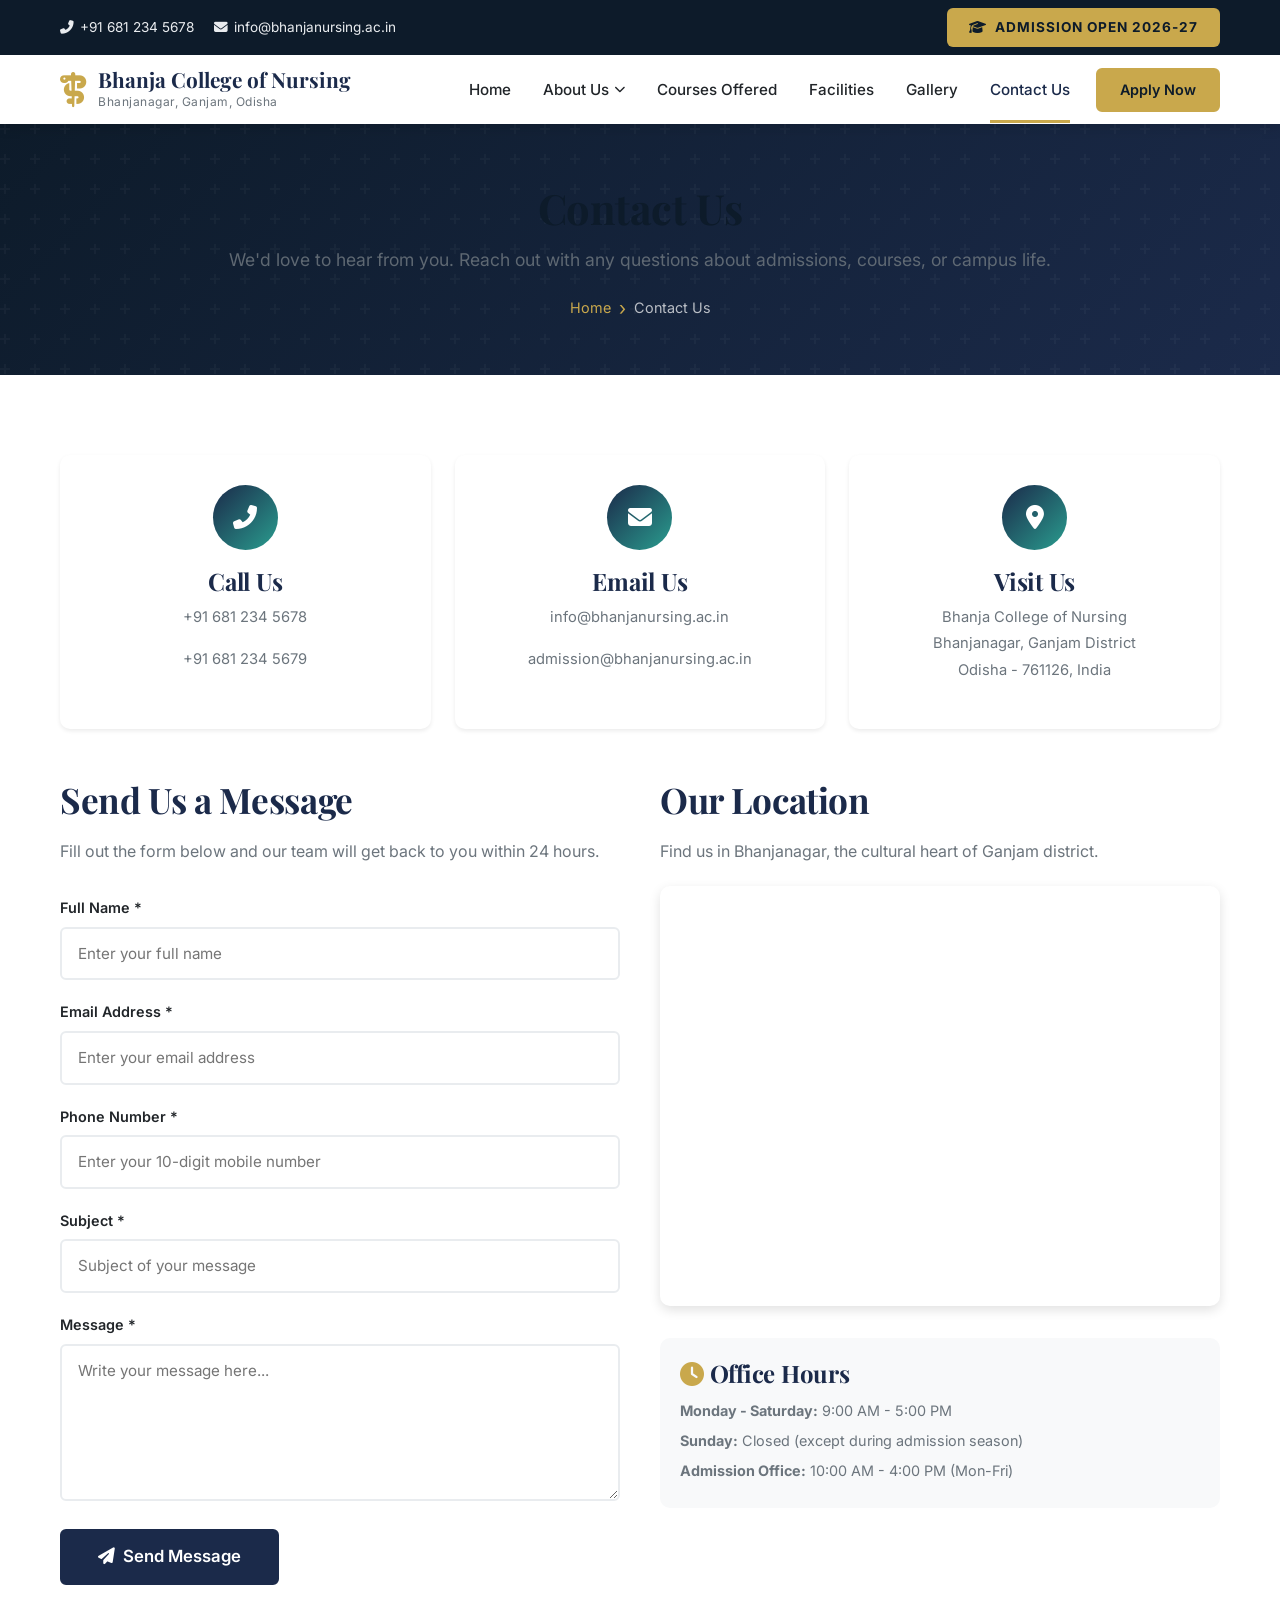
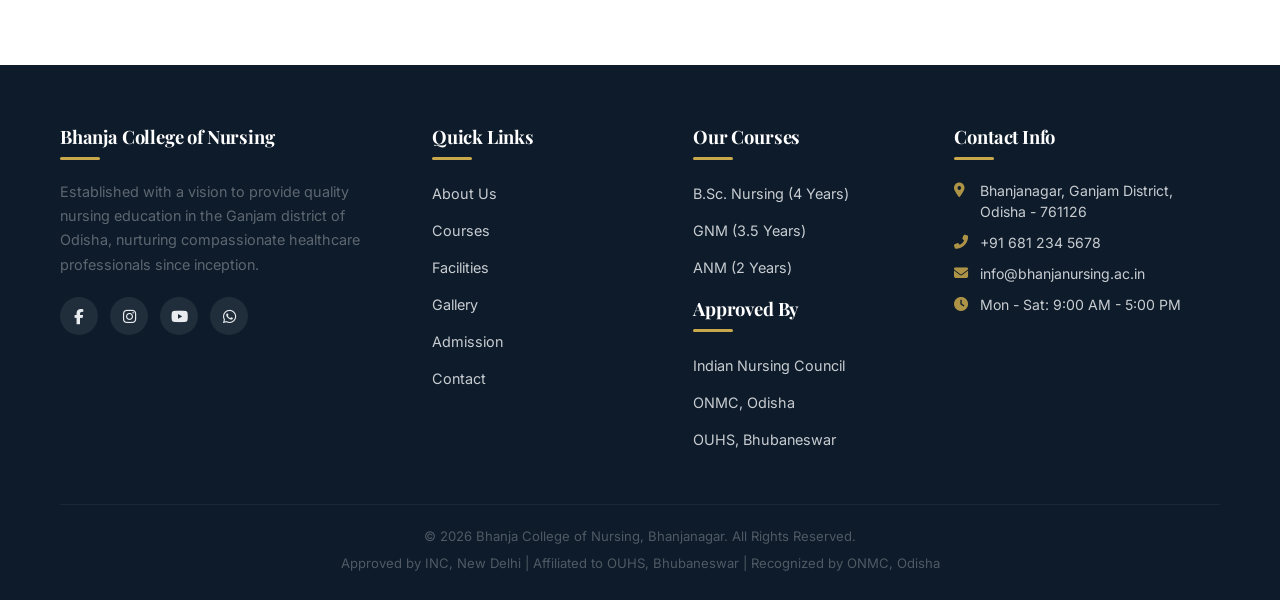
<file: contact.html>
<!DOCTYPE html>
<html lang="en">
<head>
  <meta charset="UTF-8">
  <meta name="viewport" content="width=device-width, initial-scale=1.0">
  <title>Contact Us - Bhanja College of Nursing | Bhanjanagar, Odisha</title>
  <meta name="description" content="Contact Bhanja College of Nursing, Bhanjanagar, Ganjam, Odisha. Phone, email, address, and location map. Send us your queries.">
  <link rel="stylesheet" href="https://cdnjs.cloudflare.com/ajax/libs/font-awesome/6.5.1/css/all.min.css">
  <link rel="stylesheet" href="css/style.css">
  <link rel="stylesheet" href="css/components.css">
  <link rel="stylesheet" href="css/responsive.css">
  <link rel="stylesheet" href="css/animations.css">
</head>
<body>

  <!-- Top Utility Bar -->
  <div class="top-bar"><div class="container"><div class="top-bar-left"><a href="tel:+916812345678"><i class="fas fa-phone-alt"></i> +91 681 234 5678</a><a href="mailto:info@bhanjanursing.ac.in"><i class="fas fa-envelope"></i> info@bhanjanursing.ac.in</a></div><div class="top-bar-right"><a href="admission.html" class="admission-btn"><i class="fas fa-graduation-cap"></i> Admission Open 2026-27</a></div></div></div>

  <nav class="navbar" id="navbar"><div class="container"><a href="index.html" class="nav-brand"><i class="fas fa-staff-snake nav-logo-icon"></i><div class="nav-brand-text"><span class="brand-name">Bhanja College of Nursing</span><span class="brand-tagline">Bhanjanagar, Ganjam, Odisha</span></div></a><button class="hamburger" id="hamburger" aria-label="Toggle menu"><span></span><span></span><span></span></button><ul class="nav-links" id="navLinks"><li><a href="index.html" class="nav-link">Home</a></li><li class="dropdown"><a href="about.html" class="nav-link">About Us <i class="fas fa-chevron-down"></i></a><ul class="dropdown-menu"><li><a href="about.html">Our History</a></li><li><a href="about.html#vision-mission">Vision & Mission</a></li><li><a href="principal-message.html">Principal's Message</a></li><li><a href="affiliations.html">Affiliations & Approvals</a></li></ul></li><li><a href="courses.html" class="nav-link">Courses Offered</a></li><li><a href="facilities.html" class="nav-link">Facilities</a></li><li><a href="gallery.html" class="nav-link">Gallery</a></li><li><a href="contact.html" class="nav-link active">Contact Us</a></li><li><a href="admission.html" class="nav-link btn btn-gold nav-cta">Apply Now</a></li></ul></div></nav>

  <main>
    <section class="page-header">
      <div class="container">
        <h1>Contact Us</h1>
        <p>We'd love to hear from you. Reach out with any questions about admissions, courses, or campus life.</p>
        <ul class="breadcrumb"><li><a href="index.html">Home</a></li><li><span class="current">Contact Us</span></li></ul>
      </div>
    </section>

    <!-- Contact Info Cards -->
    <section class="section-padding">
      <div class="container">
        <div class="contact-cards animate-on-scroll">
          <div class="contact-card">
            <div class="contact-card-icon"><i class="fas fa-phone-alt"></i></div>
            <h4>Call Us</h4>
            <p><a href="tel:+916812345678">+91 681 234 5678</a></p>
            <p><a href="tel:+916812345679">+91 681 234 5679</a></p>
          </div>
          <div class="contact-card">
            <div class="contact-card-icon"><i class="fas fa-envelope"></i></div>
            <h4>Email Us</h4>
            <p><a href="mailto:info@bhanjanursing.ac.in">info@bhanjanursing.ac.in</a></p>
            <p><a href="mailto:admission@bhanjanursing.ac.in">admission@bhanjanursing.ac.in</a></p>
          </div>
          <div class="contact-card">
            <div class="contact-card-icon"><i class="fas fa-map-marker-alt"></i></div>
            <h4>Visit Us</h4>
            <p>Bhanja College of Nursing<br>Bhanjanagar, Ganjam District<br>Odisha - 761126, India</p>
          </div>
        </div>

        <!-- Contact Form + Map -->
        <div class="contact-two-col animate-on-scroll">
          <div class="contact-form-wrapper">
            <h2 class="section-title" style="text-align:left;">Send Us a Message</h2>
            <p style="margin-bottom:30px;color:var(--gray);">Fill out the form below and our team will get back to you within 24 hours.</p>
            <form id="contactForm" novalidate>
              <div class="form-group">
                <label class="form-label" for="contactName">Full Name *</label>
                <input type="text" class="form-control" id="contactName" placeholder="Enter your full name" required>
                <span class="form-error" id="contactNameError"></span>
              </div>
              <div class="form-group">
                <label class="form-label" for="contactEmail">Email Address *</label>
                <input type="email" class="form-control" id="contactEmail" placeholder="Enter your email address" required>
                <span class="form-error" id="contactEmailError"></span>
              </div>
              <div class="form-group">
                <label class="form-label" for="contactPhone">Phone Number *</label>
                <input type="tel" class="form-control" id="contactPhone" placeholder="Enter your 10-digit mobile number" required>
                <span class="form-error" id="contactPhoneError"></span>
              </div>
              <div class="form-group">
                <label class="form-label" for="contactSubject">Subject *</label>
                <input type="text" class="form-control" id="contactSubject" placeholder="Subject of your message" required>
                <span class="form-error" id="contactSubjectError"></span>
              </div>
              <div class="form-group">
                <label class="form-label" for="contactMessage">Message *</label>
                <textarea class="form-control" id="contactMessage" rows="5" placeholder="Write your message here..." required></textarea>
                <span class="form-error" id="contactMessageError"></span>
              </div>
              <button type="submit" class="btn btn-primary btn-lg"><i class="fas fa-paper-plane"></i> Send Message</button>
            </form>
          </div>
          <div class="contact-map">
            <h2 class="section-title" style="text-align:left;">Our Location</h2>
            <p style="margin-bottom:20px;color:var(--gray);">Find us in Bhanjanagar, the cultural heart of Ganjam district.</p>
            <iframe src="https://www.google.com/maps/embed?pb=!1m18!1m12!1m3!1d30371.58!2d84.57!3d19.87!2m3!1f0!2f0!3f0!3m2!1i1024!2i768!4f13.1!3m3!1m2!1s0x3a1c5e44d1ae2a5b%3A0x4b5e88f7d6e4c9e3!2sBhanjanagar%2C%20Odisha!5e0!3m2!1sen!2sin!4v1700000000000!5m2!1sen!2sin" allowfullscreen="" loading="lazy" referrerpolicy="no-referrer-when-downgrade" title="Bhanja College of Nursing Location"></iframe>

            <div style="margin-top:24px;padding:20px;background:var(--off-white);border-radius:var(--radius-md);">
              <h4 style="color:var(--primary);margin-bottom:10px;"><i class="fas fa-clock" style="color:var(--accent);"></i> Office Hours</h4>
              <p style="margin:4px 0;font-size:0.9rem;"><strong>Monday - Saturday:</strong> 9:00 AM - 5:00 PM</p>
              <p style="margin:4px 0;font-size:0.9rem;"><strong>Sunday:</strong> Closed (except during admission season)</p>
              <p style="margin:4px 0;font-size:0.9rem;"><strong>Admission Office:</strong> 10:00 AM - 4:00 PM (Mon-Fri)</p>
            </div>
          </div>
        </div>
      </div>
    </section>
  </main>

  <!-- Success Modal -->
  <div class="modal-overlay" id="successModal">
    <div class="modal-content">
      <button class="modal-close" id="modalClose">&times;</button>
      <div class="modal-icon success"><i class="fas fa-check-circle"></i></div>
      <h3>Message Sent!</h3>
      <p>Thank you for reaching out. Our team will respond to your query within 24 hours.</p>
      <button class="btn btn-primary" onclick="document.getElementById('successModal').classList.remove('active')">OK</button>
    </div>
  </div>

  <!-- Footer -->
  <footer class="footer"><div class="container"><div class="footer-grid"><div class="footer-col"><h4 class="footer-heading">Bhanja College of Nursing</h4><p>Established with a vision to provide quality nursing education in the Ganjam district of Odisha, nurturing compassionate healthcare professionals since inception.</p><div class="footer-social"><a href="#"><i class="fab fa-facebook-f"></i></a><a href="#"><i class="fab fa-instagram"></i></a><a href="#"><i class="fab fa-youtube"></i></a><a href="#"><i class="fab fa-whatsapp"></i></a></div></div><div class="footer-col"><h4 class="footer-heading">Quick Links</h4><ul><li><a href="about.html" class="footer-link">About Us</a></li><li><a href="courses.html" class="footer-link">Courses</a></li><li><a href="facilities.html" class="footer-link">Facilities</a></li><li><a href="gallery.html" class="footer-link">Gallery</a></li><li><a href="admission.html" class="footer-link">Admission</a></li><li><a href="contact.html" class="footer-link">Contact</a></li></ul></div><div class="footer-col"><h4 class="footer-heading">Our Courses</h4><ul><li><a href="courses.html#bsc" class="footer-link">B.Sc. Nursing (4 Years)</a></li><li><a href="courses.html#gnm" class="footer-link">GNM (3.5 Years)</a></li><li><a href="courses.html#anm" class="footer-link">ANM (2 Years)</a></li></ul><h4 class="footer-heading mt-3">Approved By</h4><ul><li><a href="affiliations.html" class="footer-link">Indian Nursing Council</a></li><li><a href="affiliations.html" class="footer-link">ONMC, Odisha</a></li><li><a href="affiliations.html" class="footer-link">OUHS, Bhubaneswar</a></li></ul></div><div class="footer-col"><h4 class="footer-heading">Contact Info</h4><ul class="footer-contact"><li><i class="fas fa-map-marker-alt"></i> Bhanjanagar, Ganjam District, Odisha - 761126</li><li><i class="fas fa-phone-alt"></i> +91 681 234 5678</li><li><i class="fas fa-envelope"></i> info@bhanjanursing.ac.in</li><li><i class="fas fa-clock"></i> Mon - Sat: 9:00 AM - 5:00 PM</li></ul></div></div><div class="footer-bottom"><p>&copy; 2026 Bhanja College of Nursing, Bhanjanagar. All Rights Reserved.</p><p>Approved by INC, New Delhi | Affiliated to OUHS, Bhubaneswar | Recognized by ONMC, Odisha</p></div></div></footer>

  <button class="scroll-top-btn" id="scrollTopBtn" aria-label="Scroll to top"><i class="fas fa-chevron-up"></i></button>
  <script src="js/data.js"></script>
  <script src="js/main.js"></script>
  <script src="js/forms.js"></script>
</body>
</html>
</file>
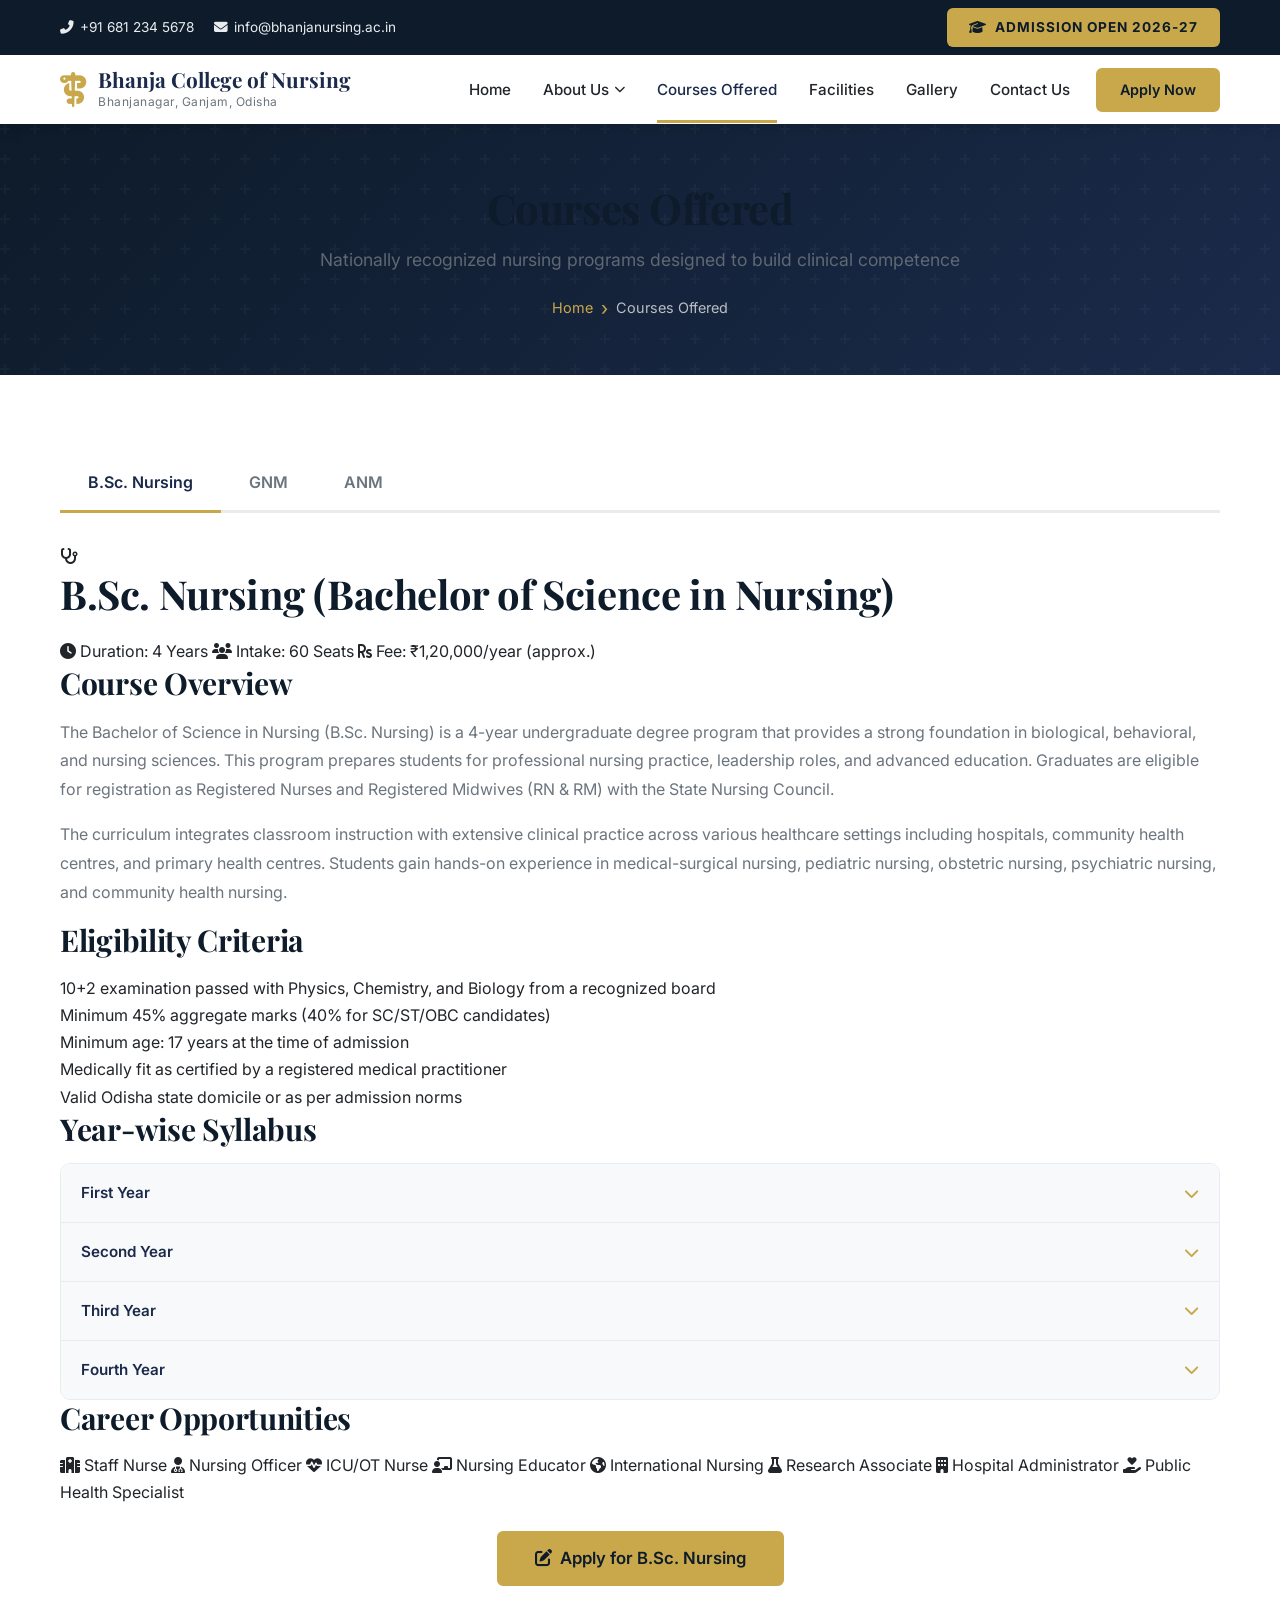
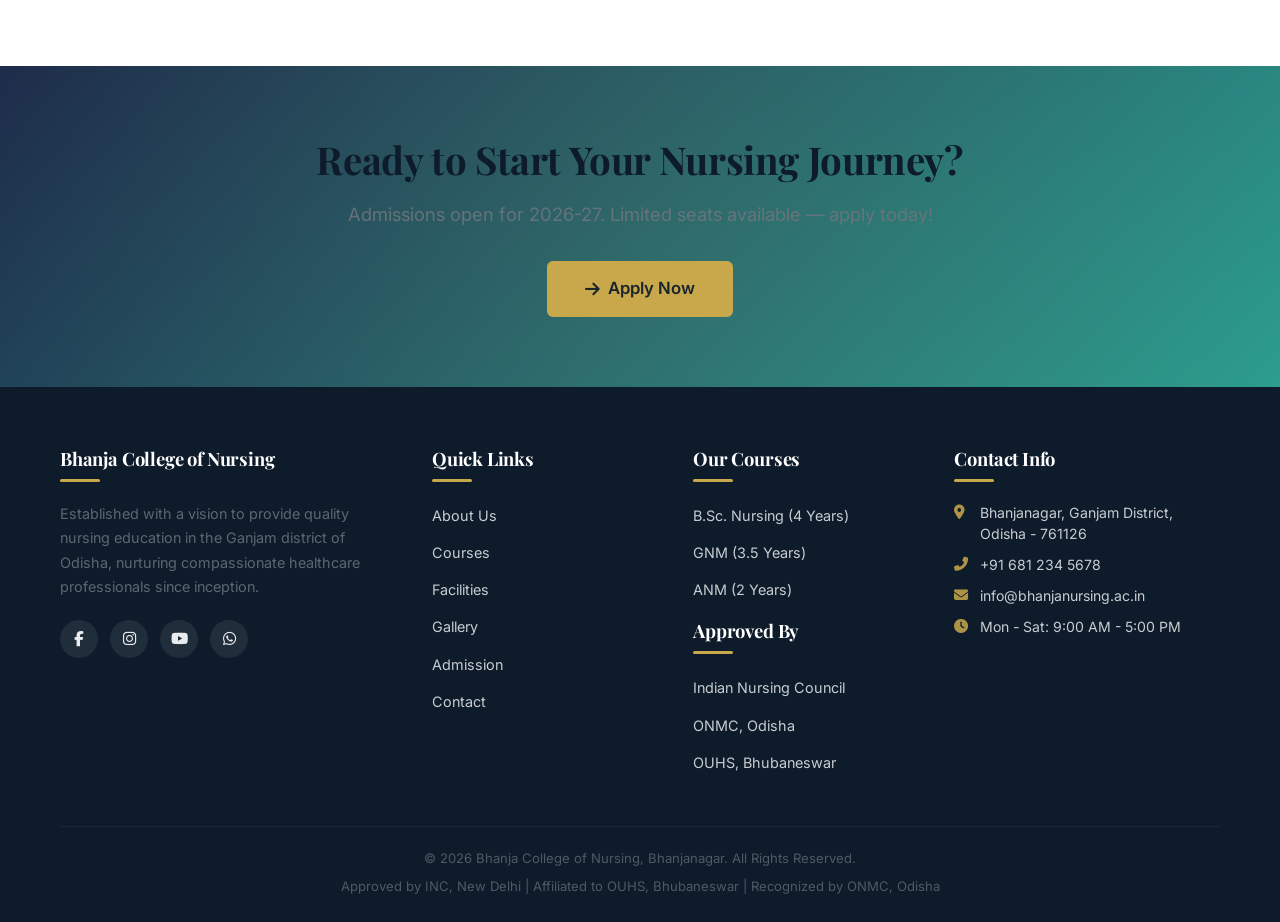
<file: courses.html>
<!DOCTYPE html>
<html lang="en">
<head>
  <meta charset="UTF-8">
  <meta name="viewport" content="width=device-width, initial-scale=1.0">
  <title>Courses Offered - B.Sc. Nursing, GNM, ANM | Bhanja College of Nursing</title>
  <meta name="description" content="Explore ANM, GNM, and B.Sc. Nursing courses at Bhanja College of Nursing, Bhanjanagar. Detailed syllabus, eligibility, fees, and career prospects.">
  <link rel="stylesheet" href="https://cdnjs.cloudflare.com/ajax/libs/font-awesome/6.5.1/css/all.min.css">
  <link rel="stylesheet" href="css/style.css">
  <link rel="stylesheet" href="css/components.css">
  <link rel="stylesheet" href="css/responsive.css">
  <link rel="stylesheet" href="css/animations.css">
</head>
<body>

  <!-- Top Utility Bar -->
  <div class="top-bar">
    <div class="container">
      <div class="top-bar-left">
        <a href="tel:+916812345678"><i class="fas fa-phone-alt"></i> +91 681 234 5678</a>
        <a href="mailto:info@bhanjanursing.ac.in"><i class="fas fa-envelope"></i> info@bhanjanursing.ac.in</a>
      </div>
      <div class="top-bar-right">
        <a href="admission.html" class="admission-btn"><i class="fas fa-graduation-cap"></i> Admission Open 2026-27</a>
      </div>
    </div>
  </div>

  <!-- Navigation -->
  <nav class="navbar" id="navbar">
    <div class="container">
      <a href="index.html" class="nav-brand">
        <i class="fas fa-staff-snake nav-logo-icon"></i>
        <div class="nav-brand-text">
          <span class="brand-name">Bhanja College of Nursing</span>
          <span class="brand-tagline">Bhanjanagar, Ganjam, Odisha</span>
        </div>
      </a>
      <button class="hamburger" id="hamburger" aria-label="Toggle menu">
        <span></span><span></span><span></span>
      </button>
      <ul class="nav-links" id="navLinks">
        <li><a href="index.html" class="nav-link">Home</a></li>
        <li class="dropdown">
          <a href="about.html" class="nav-link">About Us <i class="fas fa-chevron-down"></i></a>
          <ul class="dropdown-menu">
            <li><a href="about.html">Our History</a></li>
            <li><a href="about.html#vision-mission">Vision & Mission</a></li>
            <li><a href="principal-message.html">Principal's Message</a></li>
            <li><a href="affiliations.html">Affiliations & Approvals</a></li>
          </ul>
        </li>
        <li><a href="courses.html" class="nav-link active">Courses Offered</a></li>
        <li><a href="facilities.html" class="nav-link">Facilities</a></li>
        <li><a href="gallery.html" class="nav-link">Gallery</a></li>
        <li><a href="contact.html" class="nav-link">Contact Us</a></li>
        <li><a href="admission.html" class="nav-link btn btn-gold nav-cta">Apply Now</a></li>
      </ul>
    </div>
  </nav>

  <main>
    <!-- Page Header -->
    <section class="page-header">
      <div class="container">
        <h1>Courses Offered</h1>
        <p>Nationally recognized nursing programs designed to build clinical competence</p>
        <ul class="breadcrumb">
          <li><a href="index.html">Home</a></li>
          <li><span class="current">Courses Offered</span></li>
        </ul>
      </div>
    </section>

    <!-- Course Tabs -->
    <section class="section-padding">
      <div class="container">
        <div class="tabs" id="courseTabs">
          <button class="tab-btn active" data-tab="bsc">B.Sc. Nursing</button>
          <button class="tab-btn" data-tab="gnm">GNM</button>
          <button class="tab-btn" data-tab="anm">ANM</button>
        </div>

        <!-- B.Sc. Nursing Tab -->
        <div class="tab-pane active" id="bsc">
          <div class="course-detail">
            <div class="course-detail-header">
              <div class="course-detail-icon"><i class="fas fa-stethoscope"></i></div>
              <div>
                <h2>B.Sc. Nursing (Bachelor of Science in Nursing)</h2>
                <div class="course-meta">
                  <span><i class="fas fa-clock"></i> Duration: 4 Years</span>
                  <span><i class="fas fa-users"></i> Intake: 60 Seats</span>
                  <span><i class="fas fa-rupee-sign"></i> Fee: ₹1,20,000/year (approx.)</span>
                </div>
              </div>
            </div>

            <div class="course-overview">
              <h3>Course Overview</h3>
              <p>The Bachelor of Science in Nursing (B.Sc. Nursing) is a 4-year undergraduate degree program that provides a strong foundation in biological, behavioral, and nursing sciences. This program prepares students for professional nursing practice, leadership roles, and advanced education. Graduates are eligible for registration as Registered Nurses and Registered Midwives (RN & RM) with the State Nursing Council.</p>
              <p>The curriculum integrates classroom instruction with extensive clinical practice across various healthcare settings including hospitals, community health centres, and primary health centres. Students gain hands-on experience in medical-surgical nursing, pediatric nursing, obstetric nursing, psychiatric nursing, and community health nursing.</p>
            </div>

            <div class="course-eligibility">
              <h3>Eligibility Criteria</h3>
              <ul>
                <li>10+2 examination passed with Physics, Chemistry, and Biology from a recognized board</li>
                <li>Minimum 45% aggregate marks (40% for SC/ST/OBC candidates)</li>
                <li>Minimum age: 17 years at the time of admission</li>
                <li>Medically fit as certified by a registered medical practitioner</li>
                <li>Valid Odisha state domicile or as per admission norms</li>
              </ul>
            </div>

            <div class="course-syllabus">
              <h3>Year-wise Syllabus</h3>
              <div class="accordion">
                <div class="accordion-item">
                  <button class="accordion-header">First Year <i class="fas fa-chevron-down"></i></button>
                  <div class="accordion-body">
                    <div class="accordion-body-inner">
                      <ul>
                        <li>Anatomy & Physiology</li><li>Nutrition & Biochemistry</li>
                        <li>Nursing Foundations</li><li>Psychology</li>
                        <li>Microbiology</li><li>English</li>
                        <li>Computer Education</li><li>Hindi/Regional Language</li>
                      </ul>
                    </div>
                  </div>
                </div>
                <div class="accordion-item">
                  <button class="accordion-header">Second Year <i class="fas fa-chevron-down"></i></button>
                  <div class="accordion-body">
                    <div class="accordion-body-inner">
                      <ul>
                        <li>Sociology</li><li>Pharmacology, Pathology & Genetics</li>
                        <li>Community Health Nursing - I</li><li>Medical-Surgical Nursing - I</li>
                        <li>Communication & Educational Technology</li>
                        <li>Environmental Science</li>
                      </ul>
                    </div>
                  </div>
                </div>
                <div class="accordion-item">
                  <button class="accordion-header">Third Year <i class="fas fa-chevron-down"></i></button>
                  <div class="accordion-body">
                    <div class="accordion-body-inner">
                      <ul>
                        <li>Medical-Surgical Nursing - II</li><li>Child Health Nursing</li>
                        <li>Mental Health Nursing</li><li>Nursing Research & Statistics</li>
                      </ul>
                    </div>
                  </div>
                </div>
                <div class="accordion-item">
                  <button class="accordion-header">Fourth Year <i class="fas fa-chevron-down"></i></button>
                  <div class="accordion-body">
                    <div class="accordion-body-inner">
                      <ul>
                        <li>Midwifery & Obstetrical Nursing</li><li>Community Health Nursing - II</li>
                        <li>Nursing Management & Leadership</li><li>Nursing Education</li>
                      </ul>
                    </div>
                  </div>
                </div>
              </div>
            </div>

            <div class="course-careers">
              <h3>Career Opportunities</h3>
              <div class="career-tags">
                <span class="career-tag"><i class="fas fa-hospital"></i> Staff Nurse</span>
                <span class="career-tag"><i class="fas fa-user-md"></i> Nursing Officer</span>
                <span class="career-tag"><i class="fas fa-heartbeat"></i> ICU/OT Nurse</span>
                <span class="career-tag"><i class="fas fa-chalkboard-teacher"></i> Nursing Educator</span>
                <span class="career-tag"><i class="fas fa-globe-americas"></i> International Nursing</span>
                <span class="career-tag"><i class="fas fa-flask"></i> Research Associate</span>
                <span class="career-tag"><i class="fas fa-building"></i> Hospital Administrator</span>
                <span class="career-tag"><i class="fas fa-hand-holding-heart"></i> Public Health Specialist</span>
              </div>
            </div>

            <div class="text-center mt-4">
              <a href="admission.html" class="btn btn-gold btn-lg"><i class="fas fa-edit"></i> Apply for B.Sc. Nursing</a>
            </div>
          </div>
        </div>

        <!-- GNM Tab -->
        <div class="tab-pane" id="gnm">
          <div class="course-detail">
            <div class="course-detail-header">
              <div class="course-detail-icon"><i class="fas fa-heartbeat"></i></div>
              <div>
                <h2>GNM (General Nursing & Midwifery)</h2>
                <div class="course-meta">
                  <span><i class="fas fa-clock"></i> Duration: 3 Years + 6 Months Internship</span>
                  <span><i class="fas fa-users"></i> Intake: 40 Seats</span>
                  <span><i class="fas fa-rupee-sign"></i> Fee: ₹80,000/year (approx.)</span>
                </div>
              </div>
            </div>

            <div class="course-overview">
              <h3>Course Overview</h3>
              <p>The General Nursing and Midwifery (GNM) program is a 3.5-year diploma course (3 years of study + 6 months of internship) that trains students to become competent general nurses and midwives. This program is ideal for students who wish to enter the nursing profession quickly with a comprehensive foundation in patient care, midwifery, and community health.</p>
              <p>GNM graduates are eligible for registration as Registered Nurses and Registered Midwives with the Odisha Nurses & Midwives Council and can practice in government and private hospitals, clinics, nursing homes, and community health settings across India.</p>
            </div>

            <div class="course-eligibility">
              <h3>Eligibility Criteria</h3>
              <ul>
                <li>10+2 examination passed with Science (Physics, Chemistry, Biology)</li>
                <li>Minimum 40% aggregate marks from a recognized board</li>
                <li>Minimum age: 17 years, Maximum age: 35 years</li>
                <li>Medically fit</li>
              </ul>
            </div>

            <div class="course-syllabus">
              <h3>Year-wise Syllabus</h3>
              <div class="accordion">
                <div class="accordion-item">
                  <button class="accordion-header">First Year <i class="fas fa-chevron-down"></i></button>
                  <div class="accordion-body"><div class="accordion-body-inner">
                    <ul>
                      <li>Anatomy & Physiology</li><li>Microbiology</li>
                      <li>Psychology & Sociology</li><li>Fundamentals of Nursing</li>
                      <li>First Aid</li><li>Personal Hygiene</li>
                      <li>Community Health Nursing - I</li><li>Health Education</li>
                      <li>Nutrition</li><li>English</li>
                    </ul>
                  </div></div>
                </div>
                <div class="accordion-item">
                  <button class="accordion-header">Second Year <i class="fas fa-chevron-down"></i></button>
                  <div class="accordion-body"><div class="accordion-body-inner">
                    <ul>
                      <li>Medical-Surgical Nursing - I & II</li><li>Pharmacology</li>
                      <li>Paediatric Nursing</li><li>Mental Health Nursing</li>
                      <li>Communication Skills</li>
                    </ul>
                  </div></div>
                </div>
                <div class="accordion-item">
                  <button class="accordion-header">Third Year <i class="fas fa-chevron-down"></i></button>
                  <div class="accordion-body"><div class="accordion-body-inner">
                    <ul>
                      <li>Midwifery & Gynaecological Nursing</li><li>Community Health Nursing - II</li>
                      <li>Nursing Administration & Ward Management</li>
                      <li>Professional Trends & Adjustments</li><li>Nursing Research</li>
                    </ul>
                  </div></div>
                </div>
              </div>
            </div>

            <div class="course-careers">
              <h3>Career Opportunities</h3>
              <div class="career-tags">
                <span class="career-tag"><i class="fas fa-hospital"></i> Staff Nurse</span>
                <span class="career-tag"><i class="fas fa-baby"></i> Midwife</span>
                <span class="career-tag"><i class="fas fa-home"></i> Home Care Nurse</span>
                <span class="career-tag"><i class="fas fa-hand-holding-medical"></i> Community Health Worker</span>
                <span class="career-tag"><i class="fas fa-user-nurse"></i> Nursing Supervisor</span>
                <span class="career-tag"><i class="fas fa-procedures"></i> OT Technician</span>
              </div>
            </div>

            <div class="text-center mt-4">
              <a href="admission.html" class="btn btn-gold btn-lg"><i class="fas fa-edit"></i> Apply for GNM</a>
            </div>
          </div>
        </div>

        <!-- ANM Tab -->
        <div class="tab-pane" id="anm">
          <div class="course-detail">
            <div class="course-detail-header">
              <div class="course-detail-icon"><i class="fas fa-user-nurse"></i></div>
              <div>
                <h2>ANM (Auxiliary Nurse Midwifery)</h2>
                <div class="course-meta">
                  <span><i class="fas fa-clock"></i> Duration: 2 Years</span>
                  <span><i class="fas fa-users"></i> Intake: 30 Seats</span>
                  <span><i class="fas fa-rupee-sign"></i> Fee: ₹60,000/year (approx.)</span>
                </div>
              </div>
            </div>

            <div class="course-overview">
              <h3>Course Overview</h3>
              <p>The Auxiliary Nurse Midwifery (ANM) is a 2-year diploma program focused on training healthcare workers for primary and community healthcare delivery. ANM professionals play a crucial role in India's public health system, working at Primary Health Centres (PHCs), Community Health Centres (CHCs), sub-centres, and villages.</p>
              <p>This course covers maternal and child health, community health nursing, health promotion, disease prevention, and basic curative care. It is ideal for students passionate about serving rural communities and making a difference at the grassroots level of healthcare.</p>
            </div>

            <div class="course-eligibility">
              <h3>Eligibility Criteria</h3>
              <ul>
                <li>10+2 pass from any recognized board (preferably with Science stream)</li>
                <li>Minimum age: 17 years</li>
                <li>Medically fit as certified by a registered medical practitioner</li>
              </ul>
            </div>

            <div class="course-syllabus">
              <h3>Year-wise Syllabus</h3>
              <div class="accordion">
                <div class="accordion-item">
                  <button class="accordion-header">First Year <i class="fas fa-chevron-down"></i></button>
                  <div class="accordion-body"><div class="accordion-body-inner">
                    <ul>
                      <li>Community Health Nursing</li><li>Health Promotion & Nutrition</li>
                      <li>Child Health Nursing</li><li>Environmental Sanitation</li>
                      <li>First Aid & Referral</li><li>Anatomy & Physiology (Basics)</li>
                    </ul>
                  </div></div>
                </div>
                <div class="accordion-item">
                  <button class="accordion-header">Second Year <i class="fas fa-chevron-down"></i></button>
                  <div class="accordion-body"><div class="accordion-body-inner">
                    <ul>
                      <li>Midwifery</li><li>Health Centre Management</li>
                      <li>Primary Healthcare & Disease Prevention</li>
                      <li>Family Welfare & National Health Programs</li>
                      <li>Practical Training & Field Visits</li>
                    </ul>
                  </div></div>
                </div>
              </div>
            </div>

            <div class="course-careers">
              <h3>Career Opportunities</h3>
              <div class="career-tags">
                <span class="career-tag"><i class="fas fa-clinic-medical"></i> ANM at PHC/CHC</span>
                <span class="career-tag"><i class="fas fa-house-medical"></i> Village Health Nurse</span>
                <span class="career-tag"><i class="fas fa-people-arrows"></i> Community Health Worker</span>
                <span class="career-tag"><i class="fas fa-bullhorn"></i> Health Educator</span>
                <span class="career-tag"><i class="fas fa-baby"></i> Midwife</span>
              </div>
            </div>

            <div class="text-center mt-4">
              <a href="admission.html" class="btn btn-gold btn-lg"><i class="fas fa-edit"></i> Apply for ANM</a>
            </div>
          </div>
        </div>

      </div>
    </section>

    <!-- CTA -->
    <section class="cta-banner">
      <div class="container text-center">
        <h2>Ready to Start Your Nursing Journey?</h2>
        <p>Admissions open for 2026-27. Limited seats available — apply today!</p>
        <a href="admission.html" class="btn btn-gold btn-lg"><i class="fas fa-arrow-right"></i> Apply Now</a>
      </div>
    </section>
  </main>

  <!-- Footer -->
  <footer class="footer">
    <div class="container">
      <div class="footer-grid">
        <div class="footer-col">
          <h4 class="footer-heading">Bhanja College of Nursing</h4>
          <p>Established with a vision to provide quality nursing education in the Ganjam district of Odisha, nurturing compassionate healthcare professionals since inception.</p>
          <div class="footer-social">
            <a href="#"><i class="fab fa-facebook-f"></i></a>
            <a href="#"><i class="fab fa-instagram"></i></a>
            <a href="#"><i class="fab fa-youtube"></i></a>
            <a href="#"><i class="fab fa-whatsapp"></i></a>
          </div>
        </div>
        <div class="footer-col">
          <h4 class="footer-heading">Quick Links</h4>
          <ul>
            <li><a href="about.html" class="footer-link">About Us</a></li>
            <li><a href="courses.html" class="footer-link">Courses</a></li>
            <li><a href="facilities.html" class="footer-link">Facilities</a></li>
            <li><a href="gallery.html" class="footer-link">Gallery</a></li>
            <li><a href="admission.html" class="footer-link">Admission</a></li>
            <li><a href="contact.html" class="footer-link">Contact</a></li>
          </ul>
        </div>
        <div class="footer-col">
          <h4 class="footer-heading">Our Courses</h4>
          <ul>
            <li><a href="courses.html#bsc" class="footer-link">B.Sc. Nursing (4 Years)</a></li>
            <li><a href="courses.html#gnm" class="footer-link">GNM (3.5 Years)</a></li>
            <li><a href="courses.html#anm" class="footer-link">ANM (2 Years)</a></li>
          </ul>
          <h4 class="footer-heading mt-3">Approved By</h4>
          <ul>
            <li><a href="affiliations.html" class="footer-link">Indian Nursing Council</a></li>
            <li><a href="affiliations.html" class="footer-link">ONMC, Odisha</a></li>
            <li><a href="affiliations.html" class="footer-link">OUHS, Bhubaneswar</a></li>
          </ul>
        </div>
        <div class="footer-col">
          <h4 class="footer-heading">Contact Info</h4>
          <ul class="footer-contact">
            <li><i class="fas fa-map-marker-alt"></i> Bhanjanagar, Ganjam District, Odisha - 761126</li>
            <li><i class="fas fa-phone-alt"></i> +91 681 234 5678</li>
            <li><i class="fas fa-envelope"></i> info@bhanjanursing.ac.in</li>
            <li><i class="fas fa-clock"></i> Mon - Sat: 9:00 AM - 5:00 PM</li>
          </ul>
        </div>
      </div>
      <div class="footer-bottom">
        <p>&copy; 2026 Bhanja College of Nursing, Bhanjanagar. All Rights Reserved.</p>
        <p>Approved by INC, New Delhi | Affiliated to OUHS, Bhubaneswar | Recognized by ONMC, Odisha</p>
      </div>
    </div>
  </footer>

  <button class="scroll-top-btn" id="scrollTopBtn" aria-label="Scroll to top"><i class="fas fa-chevron-up"></i></button>

  <script src="js/data.js"></script>
  <script src="js/main.js"></script>
  <script>
    // Tab functionality
    document.querySelectorAll('.tab-btn').forEach(btn => {
      btn.addEventListener('click', () => {
        document.querySelectorAll('.tab-btn').forEach(b => b.classList.remove('active'));
        document.querySelectorAll('.tab-pane').forEach(p => p.classList.remove('active'));
        btn.classList.add('active');
        document.getElementById(btn.dataset.tab).classList.add('active');
      });
    });
    // Accordion
    document.querySelectorAll('.accordion-header').forEach(header => {
      header.addEventListener('click', () => {
        header.parentElement.classList.toggle('active');
      });
    });
    // Hash-based tab activation
    if(window.location.hash) {
      const h = window.location.hash.replace('#','');
      const tabBtn = document.querySelector(`.tab-btn[data-tab="${h}"]`);
      if(tabBtn) tabBtn.click();
    }
  </script>
</body>
</html>
</file>
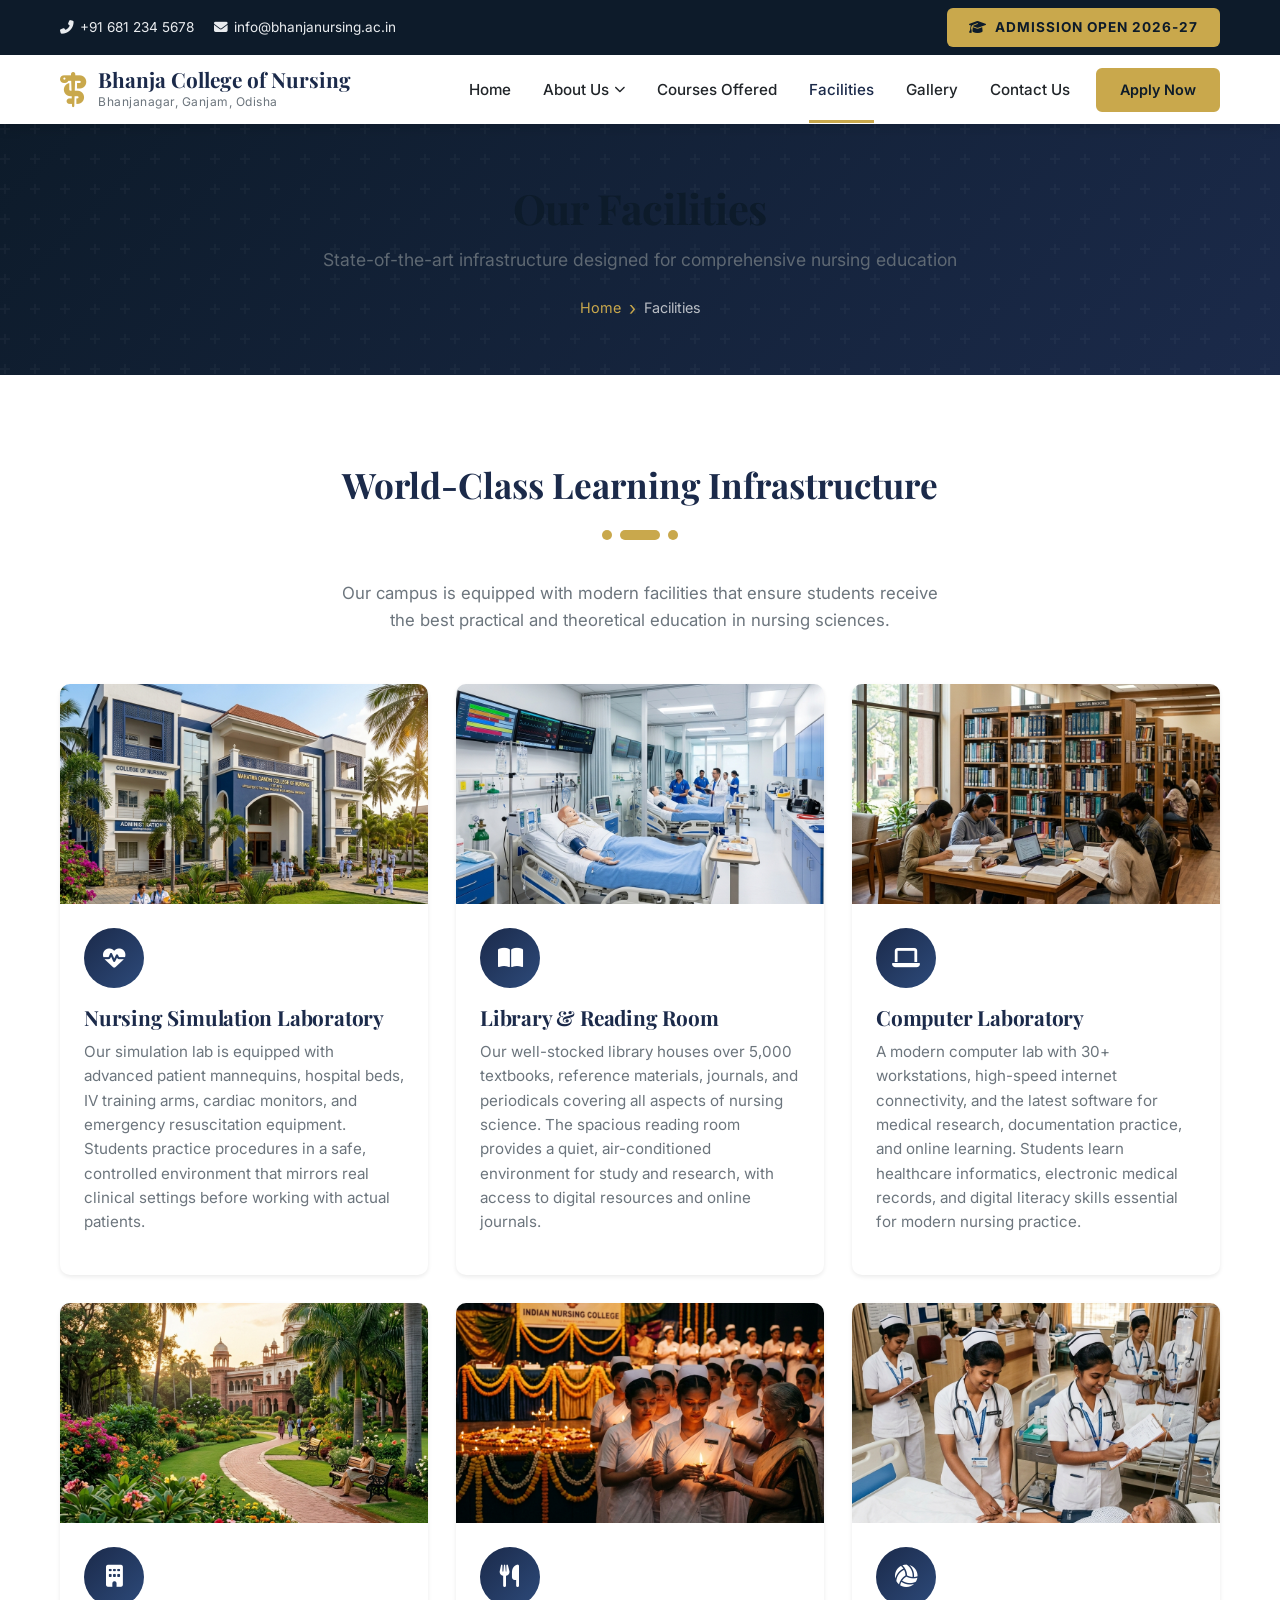
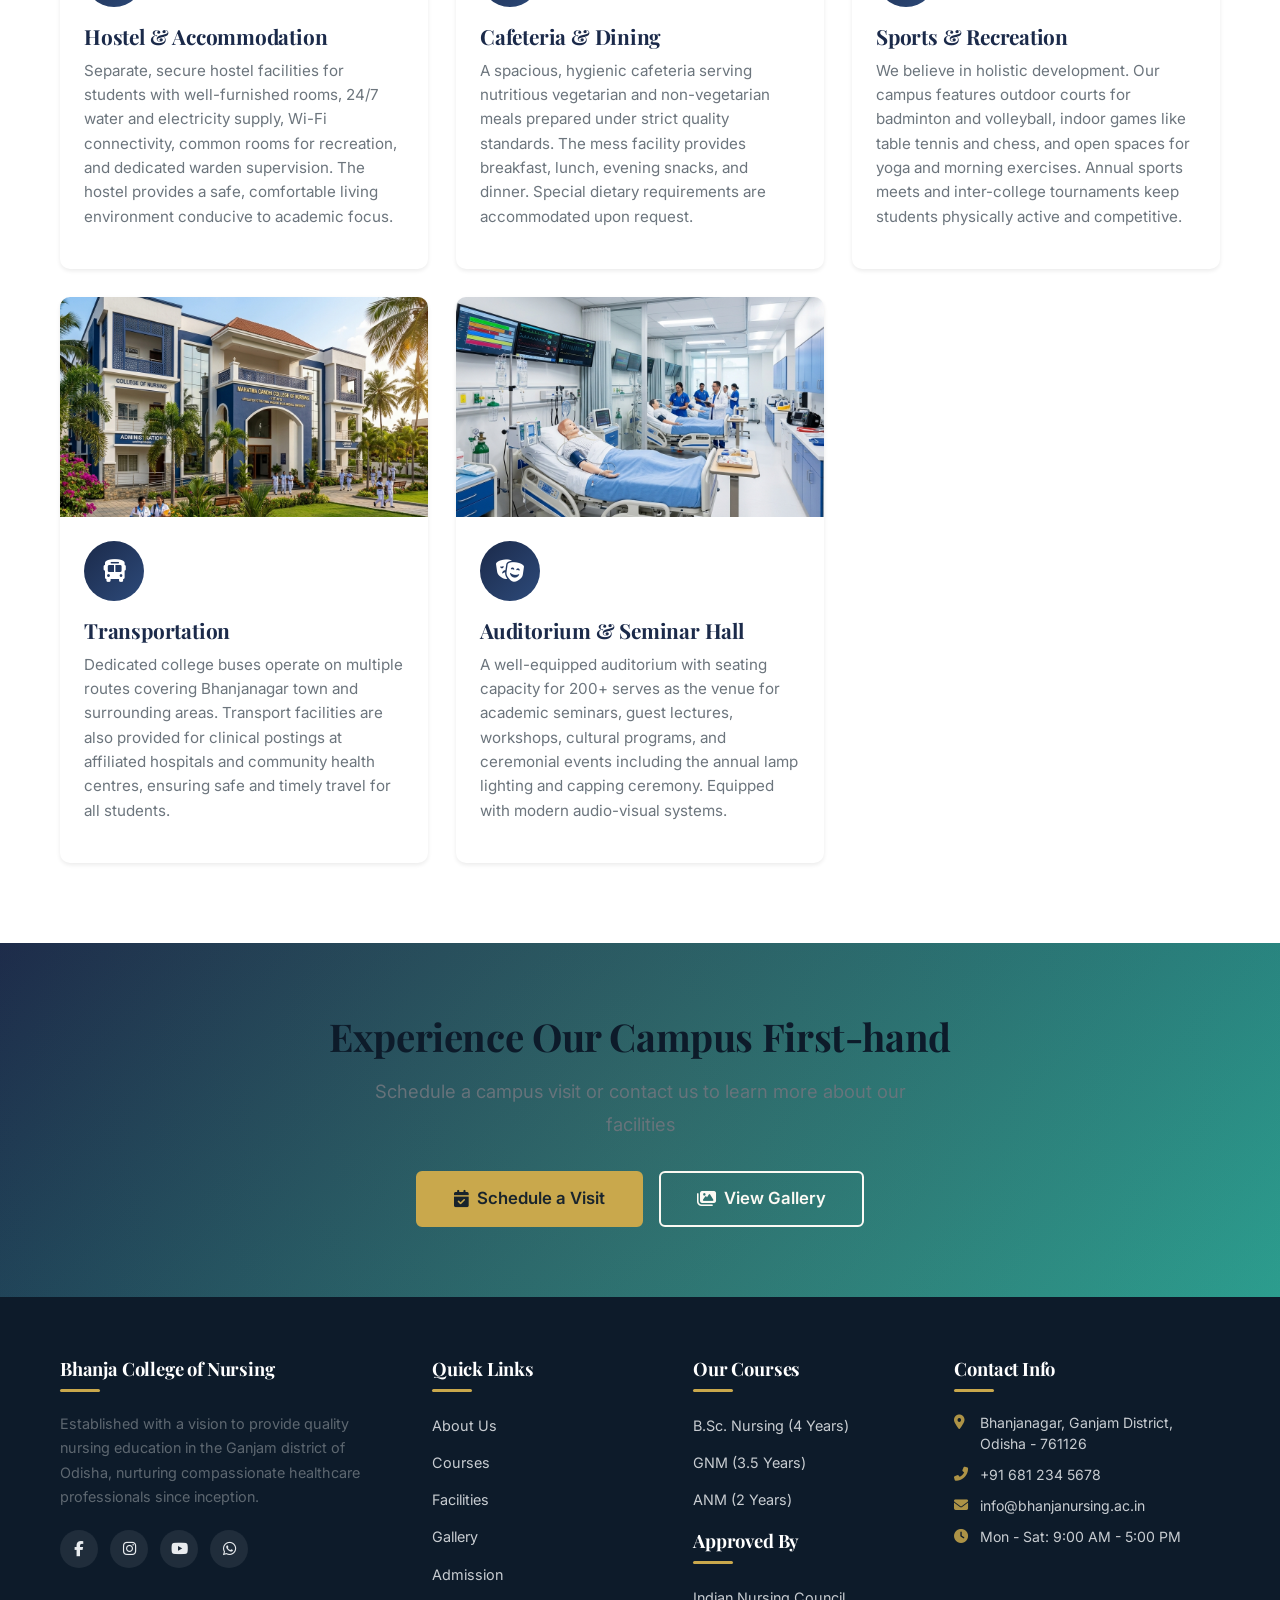
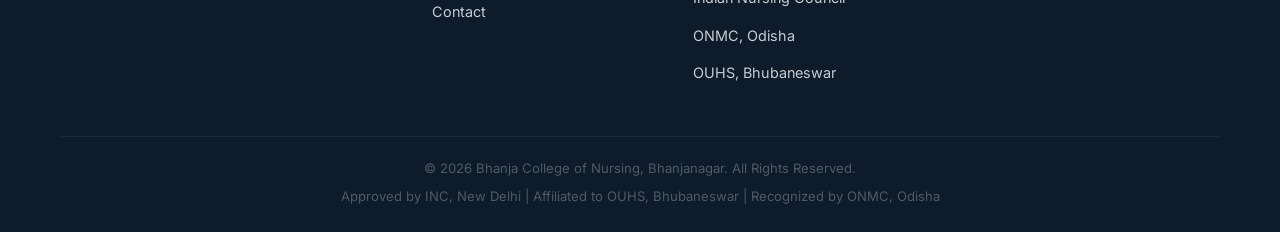
<file: facilities.html>
<!DOCTYPE html>
<html lang="en">
<head>
  <meta charset="UTF-8">
  <meta name="viewport" content="width=device-width, initial-scale=1.0">
  <title>Campus Facilities - Bhanja College of Nursing | Bhanjanagar, Odisha</title>
  <meta name="description" content="Explore world-class facilities at Bhanja College of Nursing including simulation labs, library, computer lab, hostel, and more.">
  <link rel="stylesheet" href="https://cdnjs.cloudflare.com/ajax/libs/font-awesome/6.5.1/css/all.min.css">
  <link rel="stylesheet" href="css/style.css">
  <link rel="stylesheet" href="css/components.css">
  <link rel="stylesheet" href="css/responsive.css">
  <link rel="stylesheet" href="css/animations.css">
</head>
<body>

  <!-- Top Utility Bar -->
  <div class="top-bar"><div class="container"><div class="top-bar-left"><a href="tel:+916812345678"><i class="fas fa-phone-alt"></i> +91 681 234 5678</a><a href="mailto:info@bhanjanursing.ac.in"><i class="fas fa-envelope"></i> info@bhanjanursing.ac.in</a></div><div class="top-bar-right"><a href="admission.html" class="admission-btn"><i class="fas fa-graduation-cap"></i> Admission Open 2026-27</a></div></div></div>

  <!-- Navigation -->
  <nav class="navbar" id="navbar"><div class="container"><a href="index.html" class="nav-brand"><i class="fas fa-staff-snake nav-logo-icon"></i><div class="nav-brand-text"><span class="brand-name">Bhanja College of Nursing</span><span class="brand-tagline">Bhanjanagar, Ganjam, Odisha</span></div></a><button class="hamburger" id="hamburger" aria-label="Toggle menu"><span></span><span></span><span></span></button><ul class="nav-links" id="navLinks"><li><a href="index.html" class="nav-link">Home</a></li><li class="dropdown"><a href="about.html" class="nav-link">About Us <i class="fas fa-chevron-down"></i></a><ul class="dropdown-menu"><li><a href="about.html">Our History</a></li><li><a href="about.html#vision-mission">Vision & Mission</a></li><li><a href="principal-message.html">Principal's Message</a></li><li><a href="affiliations.html">Affiliations & Approvals</a></li></ul></li><li><a href="courses.html" class="nav-link">Courses Offered</a></li><li><a href="facilities.html" class="nav-link active">Facilities</a></li><li><a href="gallery.html" class="nav-link">Gallery</a></li><li><a href="contact.html" class="nav-link">Contact Us</a></li><li><a href="admission.html" class="nav-link btn btn-gold nav-cta">Apply Now</a></li></ul></div></nav>

  <main>
    <section class="page-header">
      <div class="container">
        <h1>Our Facilities</h1>
        <p>State-of-the-art infrastructure designed for comprehensive nursing education</p>
        <ul class="breadcrumb"><li><a href="index.html">Home</a></li><li><span class="current">Facilities</span></li></ul>
      </div>
    </section>

    <section class="section-padding">
      <div class="container">
        <div class="section-title">World-Class Learning Infrastructure</div>
        <div class="section-title-decoration"><span></span><span></span><span></span></div>
        <p class="section-subtitle">Our campus is equipped with modern facilities that ensure students receive the best practical and theoretical education in nursing sciences.</p>

        <div class="facilities-grid">

          <div class="card animate-on-scroll">
            <img src="assets/images/facility-1.jpg" alt="Nursing Simulation Laboratory" class="card-img">
            <div class="card-body">
              <div class="card-icon"><i class="fas fa-heartbeat"></i></div>
              <h3 class="card-title">Nursing Simulation Laboratory</h3>
              <p class="card-text">Our simulation lab is equipped with advanced patient mannequins, hospital beds, IV training arms, cardiac monitors, and emergency resuscitation equipment. Students practice procedures in a safe, controlled environment that mirrors real clinical settings before working with actual patients.</p>
            </div>
          </div>

          <div class="card animate-on-scroll">
            <img src="assets/images/facility-2.jpg" alt="Library and Reading Room" class="card-img">
            <div class="card-body">
              <div class="card-icon"><i class="fas fa-book-open"></i></div>
              <h3 class="card-title">Library & Reading Room</h3>
              <p class="card-text">Our well-stocked library houses over 5,000 textbooks, reference materials, journals, and periodicals covering all aspects of nursing science. The spacious reading room provides a quiet, air-conditioned environment for study and research, with access to digital resources and online journals.</p>
            </div>
          </div>

          <div class="card animate-on-scroll">
            <img src="assets/images/facility-3.jpg" alt="Computer Laboratory" class="card-img">
            <div class="card-body">
              <div class="card-icon"><i class="fas fa-laptop"></i></div>
              <h3 class="card-title">Computer Laboratory</h3>
              <p class="card-text">A modern computer lab with 30+ workstations, high-speed internet connectivity, and the latest software for medical research, documentation practice, and online learning. Students learn healthcare informatics, electronic medical records, and digital literacy skills essential for modern nursing practice.</p>
            </div>
          </div>

          <div class="card animate-on-scroll">
            <img src="assets/images/facility-4.jpg" alt="Hostel Accommodation" class="card-img">
            <div class="card-body">
              <div class="card-icon"><i class="fas fa-building"></i></div>
              <h3 class="card-title">Hostel & Accommodation</h3>
              <p class="card-text">Separate, secure hostel facilities for students with well-furnished rooms, 24/7 water and electricity supply, Wi-Fi connectivity, common rooms for recreation, and dedicated warden supervision. The hostel provides a safe, comfortable living environment conducive to academic focus.</p>
            </div>
          </div>

          <div class="card animate-on-scroll">
            <img src="assets/images/facility-5.jpg" alt="Cafeteria" class="card-img">
            <div class="card-body">
              <div class="card-icon"><i class="fas fa-utensils"></i></div>
              <h3 class="card-title">Cafeteria & Dining</h3>
              <p class="card-text">A spacious, hygienic cafeteria serving nutritious vegetarian and non-vegetarian meals prepared under strict quality standards. The mess facility provides breakfast, lunch, evening snacks, and dinner. Special dietary requirements are accommodated upon request.</p>
            </div>
          </div>

          <div class="card animate-on-scroll">
            <img src="assets/images/facility-6.jpg" alt="Sports Facilities" class="card-img">
            <div class="card-body">
              <div class="card-icon"><i class="fas fa-volleyball-ball"></i></div>
              <h3 class="card-title">Sports & Recreation</h3>
              <p class="card-text">We believe in holistic development. Our campus features outdoor courts for badminton and volleyball, indoor games like table tennis and chess, and open spaces for yoga and morning exercises. Annual sports meets and inter-college tournaments keep students physically active and competitive.</p>
            </div>
          </div>

          <div class="card animate-on-scroll">
            <img src="assets/images/facility-7.jpg" alt="Transportation" class="card-img">
            <div class="card-body">
              <div class="card-icon"><i class="fas fa-bus"></i></div>
              <h3 class="card-title">Transportation</h3>
              <p class="card-text">Dedicated college buses operate on multiple routes covering Bhanjanagar town and surrounding areas. Transport facilities are also provided for clinical postings at affiliated hospitals and community health centres, ensuring safe and timely travel for all students.</p>
            </div>
          </div>

          <div class="card animate-on-scroll">
            <img src="assets/images/facility-8.jpg" alt="Auditorium" class="card-img">
            <div class="card-body">
              <div class="card-icon"><i class="fas fa-theater-masks"></i></div>
              <h3 class="card-title">Auditorium & Seminar Hall</h3>
              <p class="card-text">A well-equipped auditorium with seating capacity for 200+ serves as the venue for academic seminars, guest lectures, workshops, cultural programs, and ceremonial events including the annual lamp lighting and capping ceremony. Equipped with modern audio-visual systems.</p>
            </div>
          </div>

        </div>
      </div>
    </section>

    <section class="cta-banner">
      <div class="container text-center">
        <h2>Experience Our Campus First-hand</h2>
        <p>Schedule a campus visit or contact us to learn more about our facilities</p>
        <div style="display:flex;gap:16px;justify-content:center;flex-wrap:wrap;">
          <a href="contact.html" class="btn btn-gold btn-lg"><i class="fas fa-calendar-check"></i> Schedule a Visit</a>
          <a href="gallery.html" class="btn btn-outline btn-lg"><i class="fas fa-images"></i> View Gallery</a>
        </div>
      </div>
    </section>
  </main>

  <!-- Footer -->
  <footer class="footer"><div class="container"><div class="footer-grid"><div class="footer-col"><h4 class="footer-heading">Bhanja College of Nursing</h4><p>Established with a vision to provide quality nursing education in the Ganjam district of Odisha, nurturing compassionate healthcare professionals since inception.</p><div class="footer-social"><a href="#"><i class="fab fa-facebook-f"></i></a><a href="#"><i class="fab fa-instagram"></i></a><a href="#"><i class="fab fa-youtube"></i></a><a href="#"><i class="fab fa-whatsapp"></i></a></div></div><div class="footer-col"><h4 class="footer-heading">Quick Links</h4><ul><li><a href="about.html" class="footer-link">About Us</a></li><li><a href="courses.html" class="footer-link">Courses</a></li><li><a href="facilities.html" class="footer-link">Facilities</a></li><li><a href="gallery.html" class="footer-link">Gallery</a></li><li><a href="admission.html" class="footer-link">Admission</a></li><li><a href="contact.html" class="footer-link">Contact</a></li></ul></div><div class="footer-col"><h4 class="footer-heading">Our Courses</h4><ul><li><a href="courses.html#bsc" class="footer-link">B.Sc. Nursing (4 Years)</a></li><li><a href="courses.html#gnm" class="footer-link">GNM (3.5 Years)</a></li><li><a href="courses.html#anm" class="footer-link">ANM (2 Years)</a></li></ul><h4 class="footer-heading mt-3">Approved By</h4><ul><li><a href="affiliations.html" class="footer-link">Indian Nursing Council</a></li><li><a href="affiliations.html" class="footer-link">ONMC, Odisha</a></li><li><a href="affiliations.html" class="footer-link">OUHS, Bhubaneswar</a></li></ul></div><div class="footer-col"><h4 class="footer-heading">Contact Info</h4><ul class="footer-contact"><li><i class="fas fa-map-marker-alt"></i> Bhanjanagar, Ganjam District, Odisha - 761126</li><li><i class="fas fa-phone-alt"></i> +91 681 234 5678</li><li><i class="fas fa-envelope"></i> info@bhanjanursing.ac.in</li><li><i class="fas fa-clock"></i> Mon - Sat: 9:00 AM - 5:00 PM</li></ul></div></div><div class="footer-bottom"><p>&copy; 2026 Bhanja College of Nursing, Bhanjanagar. All Rights Reserved.</p><p>Approved by INC, New Delhi | Affiliated to OUHS, Bhubaneswar | Recognized by ONMC, Odisha</p></div></div></footer>

  <button class="scroll-top-btn" id="scrollTopBtn" aria-label="Scroll to top"><i class="fas fa-chevron-up"></i></button>
  <script src="js/data.js"></script>
  <script src="js/main.js"></script>
</body>
</html>
</file>
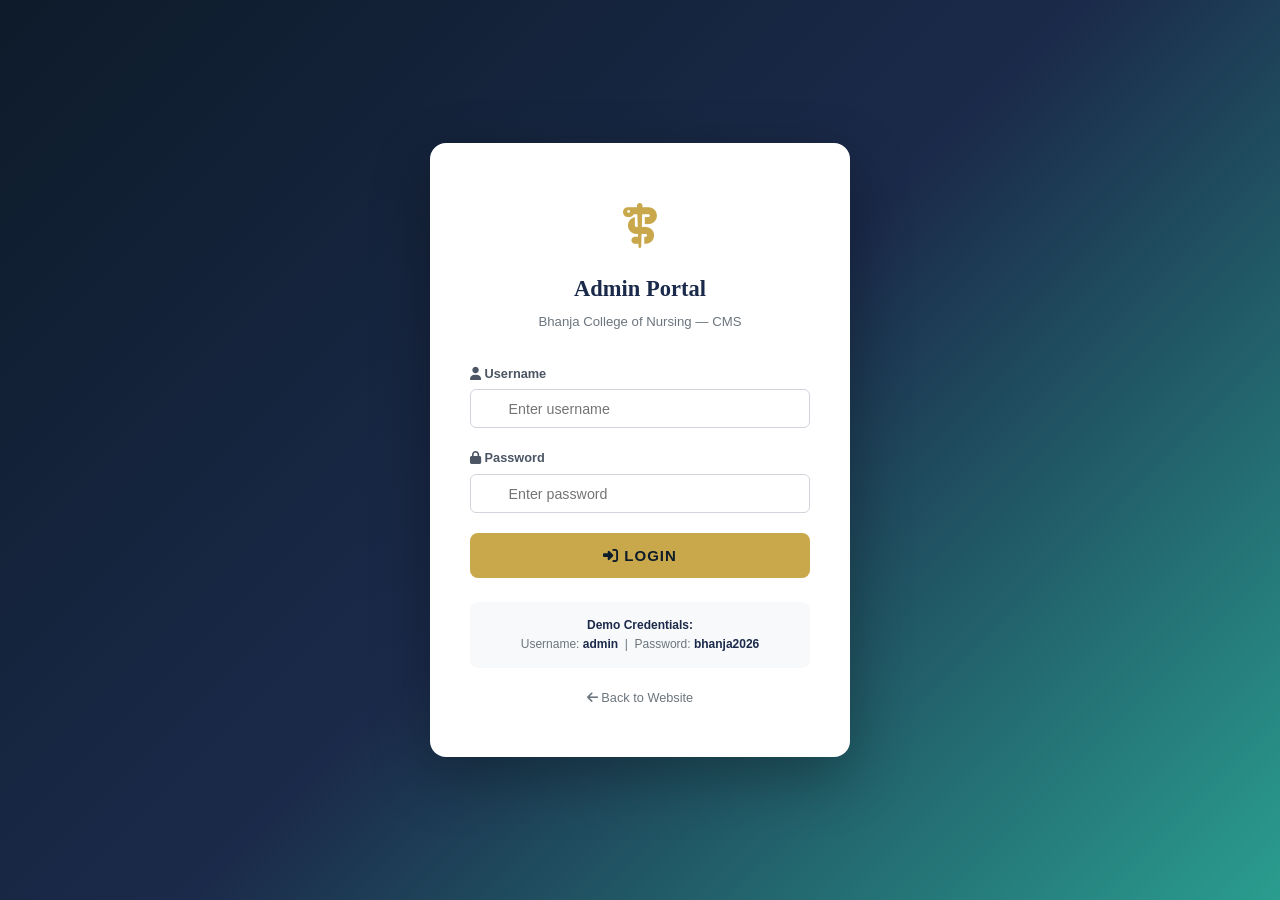
<file: admin/dashboard.html>
<!DOCTYPE html>
<html lang="en">
<head>
  <meta charset="UTF-8">
  <meta name="viewport" content="width=device-width, initial-scale=1.0">
  <title>Dashboard - Admin Panel | Bhanja College of Nursing</title>
  <link rel="stylesheet" href="https://cdnjs.cloudflare.com/ajax/libs/font-awesome/6.5.1/css/all.min.css">
  <link rel="stylesheet" href="admin.css">
</head>
<body data-page="dashboard">
  <div class="admin-layout">
    <!-- Sidebar -->
    <aside class="sidebar" id="sidebar">
      <div class="sidebar-header">
        <i class="fas fa-staff-snake sidebar-logo"></i>
        <div><span class="sidebar-title">BCN Admin</span><span class="sidebar-sub">CMS Panel</span></div>
      </div>
      <nav class="sidebar-nav">
        <a href="dashboard.html" class="sidebar-link active"><i class="fas fa-tachometer-alt"></i> Dashboard</a>
        <a href="notices.html" class="sidebar-link"><i class="fas fa-bullhorn"></i> Notices</a>
        <a href="gallery.html" class="sidebar-link"><i class="fas fa-images"></i> Gallery</a>
        <a href="leads.html" class="sidebar-link"><i class="fas fa-users"></i> Enquiry Leads</a>
        <div class="sidebar-divider"></div>
        <a href="../index.html" class="sidebar-link"><i class="fas fa-arrow-left"></i> Back to Site</a>
        <a href="#" class="sidebar-link btn-logout"><i class="fas fa-sign-out-alt"></i> Logout</a>
      </nav>
    </aside>

    <!-- Main Content -->
    <div class="admin-main">
      <header class="admin-topbar">
        <button class="sidebar-toggle" id="sidebarToggle"><i class="fas fa-bars"></i></button>
        <h2>Dashboard</h2>
        <div class="topbar-right">
          <span class="topbar-welcome">Welcome, <strong>Admin</strong></span>
          <button class="btn-sm-admin btn-logout"><i class="fas fa-sign-out-alt"></i></button>
        </div>
      </header>

      <div class="admin-content">
        <!-- Stat Cards -->
        <div class="stat-cards" id="statCards">
          <div class="stat-card" style="border-top:4px solid #1B2A4A;">
            <div class="stat-card-icon" style="background:rgba(27,42,74,0.1);color:#1B2A4A;"><i class="fas fa-bullhorn"></i></div>
            <div class="stat-card-info"><span class="stat-card-number" id="statNotices">0</span><span class="stat-card-label">Total Notices</span></div>
          </div>
          <div class="stat-card" style="border-top:4px solid #C9A84C;">
            <div class="stat-card-icon" style="background:rgba(201,168,76,0.1);color:#C9A84C;"><i class="fas fa-images"></i></div>
            <div class="stat-card-info"><span class="stat-card-number" id="statGallery">0</span><span class="stat-card-label">Gallery Items</span></div>
          </div>
          <div class="stat-card" style="border-top:4px solid #2A9D8F;">
            <div class="stat-card-icon" style="background:rgba(42,157,143,0.1);color:#2A9D8F;"><i class="fas fa-users"></i></div>
            <div class="stat-card-info"><span class="stat-card-number" id="statLeads">0</span><span class="stat-card-label">Total Enquiries</span></div>
          </div>
          <div class="stat-card" style="border-top:4px solid #28A745;">
            <div class="stat-card-icon" style="background:rgba(40,167,69,0.1);color:#28A745;"><i class="fas fa-user-plus"></i></div>
            <div class="stat-card-info"><span class="stat-card-number" id="statTodayLeads">0</span><span class="stat-card-label">New Today</span></div>
          </div>
        </div>

        <!-- Quick Actions -->
        <div class="quick-actions">
          <h3><i class="fas fa-bolt"></i> Quick Actions</h3>
          <div class="quick-action-btns">
            <a href="notices.html" class="quick-action-btn" id="quickAddNotice"><i class="fas fa-plus-circle"></i> Add Notice</a>
            <a href="gallery.html" class="quick-action-btn" id="quickAddImage"><i class="fas fa-image"></i> Add Image</a>
            <a href="leads.html" class="quick-action-btn" id="quickExportLeads"><i class="fas fa-file-export"></i> Export Leads</a>
          </div>
        </div>

        <div class="dashboard-grid">
          <!-- Recent Notices -->
          <div class="dashboard-card">
            <div class="dashboard-card-header">
              <h3><i class="fas fa-bullhorn"></i> Recent Notices</h3>
              <a href="notices.html">View All →</a>
            </div>
            <div class="dashboard-card-body" id="recentNotices">
              <p class="empty-state">Loading...</p>
            </div>
          </div>

          <!-- Recent Enquiries -->
          <div class="dashboard-card">
            <div class="dashboard-card-header">
              <h3><i class="fas fa-users"></i> Recent Enquiries</h3>
              <a href="leads.html">View All →</a>
            </div>
            <div class="dashboard-card-body" id="recentLeads">
              <p class="empty-state">Loading...</p>
            </div>
          </div>
        </div>
      </div>
    </div>
  </div>

  <script src="admin.js"></script>
</body>
</html>
</file>
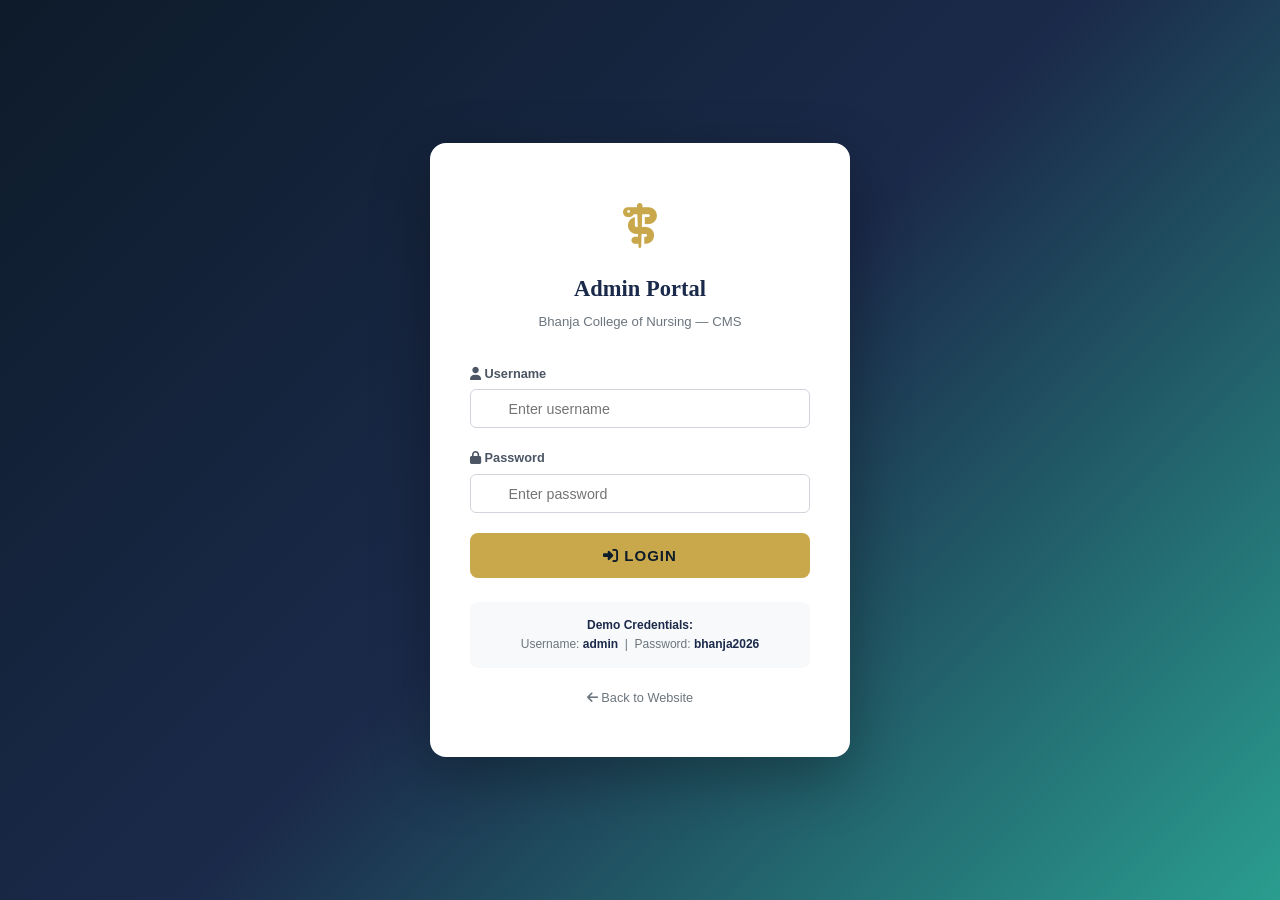
<file: admin/gallery.html>
<!DOCTYPE html>
<html lang="en">
<head>
  <meta charset="UTF-8">
  <meta name="viewport" content="width=device-width, initial-scale=1.0">
  <title>Manage Gallery - Admin Panel | Bhanja College of Nursing</title>
  <link rel="stylesheet" href="https://cdnjs.cloudflare.com/ajax/libs/font-awesome/6.5.1/css/all.min.css">
  <link rel="stylesheet" href="admin.css">
</head>
<body data-page="gallery">
  <div class="admin-layout">
    <aside class="sidebar" id="sidebar">
      <div class="sidebar-header"><i class="fas fa-staff-snake sidebar-logo"></i><div><span class="sidebar-title">BCN Admin</span><span class="sidebar-sub">CMS Panel</span></div></div>
      <nav class="sidebar-nav">
        <a href="dashboard.html" class="sidebar-link"><i class="fas fa-tachometer-alt"></i> Dashboard</a>
        <a href="notices.html" class="sidebar-link"><i class="fas fa-bullhorn"></i> Notices</a>
        <a href="gallery.html" class="sidebar-link active"><i class="fas fa-images"></i> Gallery</a>
        <a href="leads.html" class="sidebar-link"><i class="fas fa-users"></i> Enquiry Leads</a>
        <div class="sidebar-divider"></div>
        <a href="../index.html" class="sidebar-link"><i class="fas fa-arrow-left"></i> Back to Site</a>
        <a href="#" class="sidebar-link btn-logout"><i class="fas fa-sign-out-alt"></i> Logout</a>
      </nav>
    </aside>
    <div class="admin-main">
      <header class="admin-topbar">
        <button class="sidebar-toggle" id="sidebarToggle"><i class="fas fa-bars"></i></button>
        <h2>Manage Gallery</h2>
        <div class="topbar-right">
          <button class="btn-admin-primary" id="addGalleryBtn"><i class="fas fa-plus"></i> Add Image</button>
        </div>
      </header>
      <div class="admin-content">
        <div class="admin-gallery-grid" id="galleryGrid"></div>
      </div>
    </div>
  </div>

  <!-- Add Image Modal -->
  <div class="admin-modal-overlay" id="galleryModal">
    <div class="admin-modal">
      <div class="admin-modal-header"><h3>Add Image</h3><button class="admin-modal-close modal-close">&times;</button></div>
      <div style="padding:24px;">
        <div class="form-group-admin"><label>Image Path / URL *</label><input type="text" class="form-input-admin" id="galleryImgUrl" placeholder="e.g. assets/images/photo.jpg"></div>
        <div class="form-group-admin"><label>Caption *</label><input type="text" class="form-input-admin" id="galleryCaption" placeholder="Image caption"></div>
        <div class="form-group-admin"><label>Category *</label>
          <select class="form-input-admin" id="galleryCategory">
            <option value="campus">Campus</option><option value="labs">Laboratories</option>
            <option value="clinical">Clinical Postings</option><option value="events">Cultural Events</option>
          </select>
        </div>
        <div class="form-actions-admin">
          <button type="button" class="btn-admin-secondary modal-close">Cancel</button>
          <button type="button" class="btn-admin-primary" id="saveGalleryBtn">Add Image</button>
        </div>
      </div>
    </div>
  </div>

  <!-- Confirm Modal -->
  <div class="admin-modal-overlay" id="confirmModal">
    <div class="admin-modal" style="max-width:400px;text-align:center;">
      <div class="admin-modal-header"><h3>Confirm</h3><button class="admin-modal-close modal-close">&times;</button></div>
      <p class="confirm-msg" style="padding:20px;color:#6C757D;">Are you sure?</p>
      <div class="form-actions-admin" style="padding:0 24px 24px;">
        <button class="btn-admin-secondary btn-confirm-no">Cancel</button>
        <button class="btn-admin-danger btn-confirm-yes">Confirm</button>
      </div>
    </div>
  </div>

  <script src="admin.js"></script>
</body>
</html>
</file>
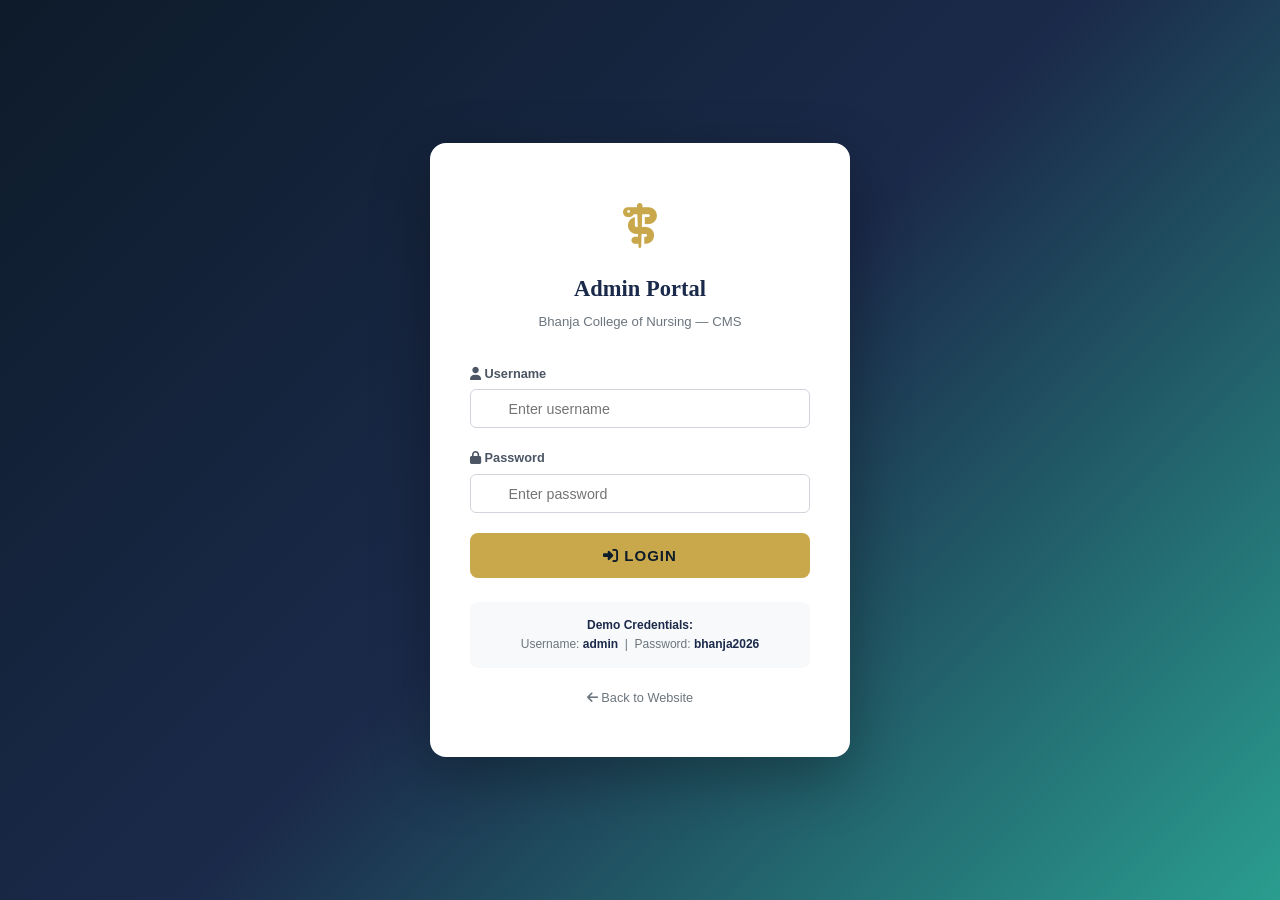
<file: admin/leads.html>
<!DOCTYPE html>
<html lang="en">
<head>
  <meta charset="UTF-8">
  <meta name="viewport" content="width=device-width, initial-scale=1.0">
  <title>Enquiry Leads - Admin Panel | Bhanja College of Nursing</title>
  <link rel="stylesheet" href="https://cdnjs.cloudflare.com/ajax/libs/font-awesome/6.5.1/css/all.min.css">
  <link rel="stylesheet" href="admin.css">
</head>
<body data-page="leads">
  <div class="admin-layout">
    <aside class="sidebar" id="sidebar">
      <div class="sidebar-header"><i class="fas fa-staff-snake sidebar-logo"></i><div><span class="sidebar-title">BCN Admin</span><span class="sidebar-sub">CMS Panel</span></div></div>
      <nav class="sidebar-nav">
        <a href="dashboard.html" class="sidebar-link"><i class="fas fa-tachometer-alt"></i> Dashboard</a>
        <a href="notices.html" class="sidebar-link"><i class="fas fa-bullhorn"></i> Notices</a>
        <a href="gallery.html" class="sidebar-link"><i class="fas fa-images"></i> Gallery</a>
        <a href="leads.html" class="sidebar-link active"><i class="fas fa-users"></i> Enquiry Leads</a>
        <div class="sidebar-divider"></div>
        <a href="../index.html" class="sidebar-link"><i class="fas fa-arrow-left"></i> Back to Site</a>
        <a href="#" class="sidebar-link btn-logout"><i class="fas fa-sign-out-alt"></i> Logout</a>
      </nav>
    </aside>
    <div class="admin-main">
      <header class="admin-topbar">
        <button class="sidebar-toggle" id="sidebarToggle"><i class="fas fa-bars"></i></button>
        <h2>Admission Enquiry Leads</h2>
        <div class="topbar-right">
          <button class="btn-admin-primary" id="exportCsvBtn"><i class="fas fa-file-csv"></i> Export CSV</button>
          <button class="btn-admin-secondary" id="exportXlsBtn"><i class="fas fa-file-excel"></i> Excel</button>
        </div>
      </header>
      <div class="admin-content">
        <!-- Filters -->
        <div class="filter-bar">
          <div class="filter-search"><i class="fas fa-search"></i><input type="text" class="filter-input" id="leadSearch" placeholder="Search by name, email, phone..."></div>
          <div class="filter-dates">
            <label>From: <input type="date" class="filter-date" id="dateFrom"></label>
            <label>To: <input type="date" class="filter-date" id="dateTo"></label>
          </div>
          <span class="filter-count"><span id="leadCount">0</span> results</span>
        </div>
        <div class="table-container" style="overflow-x:auto;">
          <table class="admin-table data-table">
            <thead>
              <tr>
                <th>#</th>
                <th class="sortable" data-col="name">Name ↕</th>
                <th>Mobile</th>
                <th>Email</th>
                <th class="sortable" data-col="course">Course ↕</th>
                <th class="sortable" data-col="physics">P%</th>
                <th class="sortable" data-col="chemistry">C%</th>
                <th class="sortable" data-col="biology">B%</th>
                <th>Address</th>
                <th class="sortable" data-col="date">Date ↕</th>
                <th>Actions</th>
              </tr>
            </thead>
            <tbody id="leadsTableBody"></tbody>
          </table>
        </div>
      </div>
    </div>
  </div>

  <!-- Lead Detail Modal -->
  <div class="admin-modal-overlay" id="leadDetailModal">
    <div class="admin-modal">
      <div class="admin-modal-header"><h3>Lead Details</h3><button class="admin-modal-close modal-close">&times;</button></div>
      <div class="lead-detail" style="padding:24px;"></div>
    </div>
  </div>

  <!-- Confirm Modal -->
  <div class="admin-modal-overlay" id="confirmModal">
    <div class="admin-modal" style="max-width:400px;text-align:center;">
      <div class="admin-modal-header"><h3>Confirm</h3><button class="admin-modal-close modal-close">&times;</button></div>
      <p class="confirm-msg" style="padding:20px;color:#6C757D;">Are you sure?</p>
      <div class="form-actions-admin" style="padding:0 24px 24px;">
        <button class="btn-admin-secondary btn-confirm-no">Cancel</button>
        <button class="btn-admin-danger btn-confirm-yes">Confirm</button>
      </div>
    </div>
  </div>

  <script src="admin.js"></script>
</body>
</html>
</file>
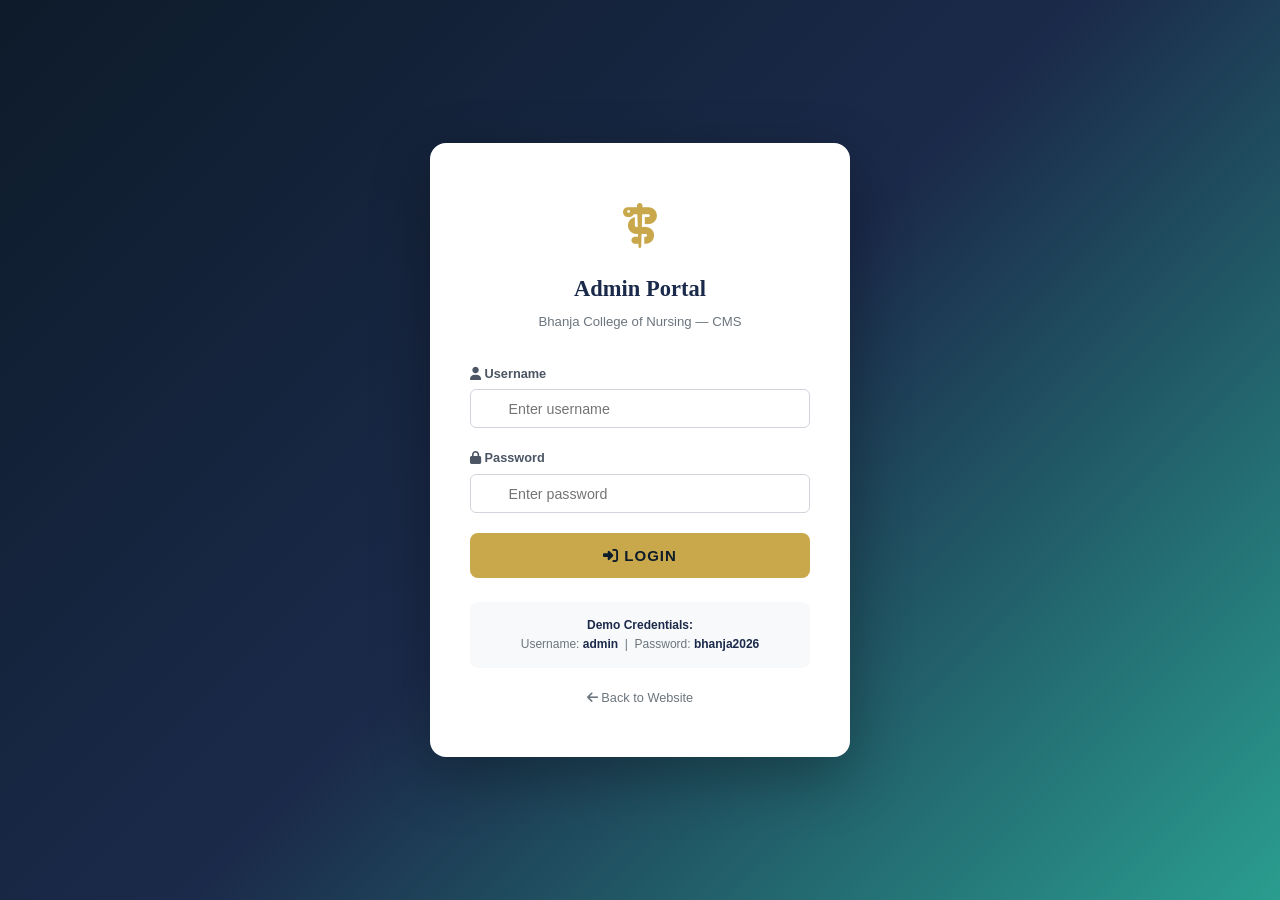
<file: admin/notices.html>
<!DOCTYPE html>
<html lang="en">
<head>
  <meta charset="UTF-8">
  <meta name="viewport" content="width=device-width, initial-scale=1.0">
  <title>Manage Notices - Admin Panel | Bhanja College of Nursing</title>
  <link rel="stylesheet" href="https://cdnjs.cloudflare.com/ajax/libs/font-awesome/6.5.1/css/all.min.css">
  <link rel="stylesheet" href="admin.css">
</head>
<body data-page="notices">
  <div class="admin-layout">
    <aside class="sidebar" id="sidebar">
      <div class="sidebar-header"><i class="fas fa-staff-snake sidebar-logo"></i><div><span class="sidebar-title">BCN Admin</span><span class="sidebar-sub">CMS Panel</span></div></div>
      <nav class="sidebar-nav">
        <a href="dashboard.html" class="sidebar-link"><i class="fas fa-tachometer-alt"></i> Dashboard</a>
        <a href="notices.html" class="sidebar-link active"><i class="fas fa-bullhorn"></i> Notices</a>
        <a href="gallery.html" class="sidebar-link"><i class="fas fa-images"></i> Gallery</a>
        <a href="leads.html" class="sidebar-link"><i class="fas fa-users"></i> Enquiry Leads</a>
        <div class="sidebar-divider"></div>
        <a href="../index.html" class="sidebar-link"><i class="fas fa-arrow-left"></i> Back to Site</a>
        <a href="#" class="sidebar-link btn-logout"><i class="fas fa-sign-out-alt"></i> Logout</a>
      </nav>
    </aside>
    <div class="admin-main">
      <header class="admin-topbar">
        <button class="sidebar-toggle" id="sidebarToggle"><i class="fas fa-bars"></i></button>
        <h2>Manage Notices</h2>
        <div class="topbar-right">
          <button class="btn-admin-primary" id="addNoticeBtn"><i class="fas fa-plus"></i> Add New Notice</button>
        </div>
      </header>
      <div class="admin-content">
        <div class="table-container">
          <table class="admin-table">
            <thead><tr><th>#</th><th>Title</th><th>Date</th><th>Ticker</th><th>Status</th><th>Actions</th></tr></thead>
            <tbody id="noticeTableBody"></tbody>
          </table>
        </div>
      </div>
    </div>
  </div>

  <!-- Notice Form Modal -->
  <div class="admin-modal-overlay" id="noticeModal">
    <div class="admin-modal">
      <div class="admin-modal-header">
        <h3 id="noticeFormTitle">Add New Notice</h3>
        <button class="admin-modal-close modal-close">&times;</button>
      </div>
      <div style="padding:24px;">
        <div class="form-group-admin"><label>Title *</label><input type="text" class="form-input-admin" id="noticeTitle" placeholder="Notice title"></div>
        <div class="form-group-admin"><label>Body</label><textarea class="form-input-admin" id="noticeBody" rows="4" placeholder="Notice body text"></textarea></div>
        <div class="form-group-admin"><label>PDF URL (optional)</label><input type="text" class="form-input-admin" id="noticePdf" placeholder="Link to PDF"></div>
        <div class="form-row-admin">
          <label class="toggle-label"><input type="checkbox" id="noticeTicker"> Show on Ticker</label>
          <label class="toggle-label"><input type="checkbox" id="noticeIsNew" checked> Mark as New</label>
        </div>
        <div class="form-actions-admin">
          <button type="button" class="btn-admin-secondary modal-close">Cancel</button>
          <button type="button" class="btn-admin-primary" id="saveNoticeBtn">Save Notice</button>
        </div>
      </div>
    </div>
  </div>

  <!-- Confirm Modal -->
  <div class="admin-modal-overlay" id="confirmModal">
    <div class="admin-modal" style="max-width:400px;text-align:center;">
      <div class="admin-modal-header"><h3>Confirm</h3><button class="admin-modal-close modal-close">&times;</button></div>
      <p class="confirm-msg" style="padding:20px;color:#6C757D;">Are you sure?</p>
      <div class="form-actions-admin" style="padding:0 24px 24px;">
        <button class="btn-admin-secondary btn-confirm-no">Cancel</button>
        <button class="btn-admin-danger btn-confirm-yes">Confirm</button>
      </div>
    </div>
  </div>

  <script src="admin.js"></script>
</body>
</html>
</file>
<file: css/style.css>
/* ============================================================
   BHANJA COLLEGE OF NURSING — Global Styles
   style.css — Reset, Design Tokens, Typography, Layout, Utilities
   ============================================================ */

/* ── Google Fonts ─────────────────────────────────────────── */
@import url('https://fonts.googleapis.com/css2?family=Inter:wght@300;400;500;600;700&family=Playfair+Display:ital,wght@0,400;0,500;0,600;0,700;1,400;1,500&display=swap');

/* ── Design Tokens (CSS Custom Properties) ────────────────── */
:root {
  /* Primary palette */
  --primary:        #1B2A4A;
  --primary-light:  #2D4A7A;
  --primary-dark:   #0D1B2A;

  /* Accent — warm gold */
  --accent:         #C9A84C;
  --accent-light:   #D4BC6A;
  --accent-dark:    #A8893D;

  /* Teal */
  --teal:           #2A9D8F;
  --teal-light:     #3DB8A9;

  /* Semantic */
  --success:        #28A745;
  --danger:         #DC3545;
  --warning:        #FFC107;

  /* Neutrals */
  --white:          #FFFFFF;
  --off-white:      #F8F9FA;
  --light-gray:     #E9ECEF;
  --gray:           #6C757D;
  --dark:           #212529;

  /* Typography */
  --font-heading:   'Playfair Display', Georgia, serif;
  --font-body:      'Inter', -apple-system, BlinkMacSystemFont, 'Segoe UI', sans-serif;

  /* Shadows */
  --shadow-sm:      0 2px 4px rgba(0, 0, 0, 0.08);
  --shadow-md:      0 4px 12px rgba(0, 0, 0, 0.12);
  --shadow-lg:      0 8px 24px rgba(0, 0, 0, 0.16);
  --shadow-xl:      0 12px 40px rgba(0, 0, 0, 0.2);

  /* Radii */
  --radius-sm:      6px;
  --radius-md:      10px;
  --radius-lg:      16px;
  --radius-xl:      24px;

  /* Transitions */
  --transition:     all 0.3s cubic-bezier(0.4, 0, 0.2, 1);
  --transition-fast: all 0.15s cubic-bezier(0.4, 0, 0.2, 1);
  --transition-slow: all 0.5s cubic-bezier(0.4, 0, 0.2, 1);
}

/* ── CSS Reset ────────────────────────────────────────────── */
*,
*::before,
*::after {
  box-sizing: border-box;
  margin: 0;
  padding: 0;
}

html {
  scroll-behavior: smooth;
  -webkit-text-size-adjust: 100%;
  -webkit-font-smoothing: antialiased;
  -moz-osx-font-smoothing: grayscale;
  text-rendering: optimizeLegibility;
  font-size: 16px;
  line-height: 1.5;
}

body {
  font-family: var(--font-body);
  font-size: 1rem;
  font-weight: 400;
  line-height: 1.7;
  color: var(--dark);
  background-color: var(--white);
  overflow-x: hidden;
  min-height: 100vh;
}

/* Remove default list styles */
ul, ol {
  list-style: none;
}

/* Reset anchors */
a {
  text-decoration: none;
  color: inherit;
  transition: var(--transition);
}

a:hover {
  color: var(--accent);
}

/* Reset images */
img,
picture,
video,
canvas,
svg {
  display: block;
  max-width: 100%;
  height: auto;
}

/* Reset form elements */
input,
button,
textarea,
select {
  font: inherit;
  color: inherit;
  border: none;
  outline: none;
  background: none;
}

button {
  cursor: pointer;
}

table {
  border-collapse: collapse;
  border-spacing: 0;
}

/* Remove animations for users who prefer reduced motion */
@media (prefers-reduced-motion: reduce) {
  *,
  *::before,
  *::after {
    animation-duration: 0.01ms !important;
    animation-iteration-count: 1 !important;
    transition-duration: 0.01ms !important;
    scroll-behavior: auto !important;
  }
}

/* ── Base Typography ──────────────────────────────────────── */
h1, h2, h3, h4, h5, h6 {
  font-family: var(--font-heading);
  font-weight: 700;
  line-height: 1.25;
  color: var(--primary-dark);
  margin-bottom: 0.5em;
  letter-spacing: -0.01em;
}

h1 {
  font-size: clamp(2rem, 5vw, 3.25rem);
  line-height: 1.15;
}

h2 {
  font-size: clamp(1.75rem, 4vw, 2.5rem);
  line-height: 1.2;
}

h3 {
  font-size: clamp(1.375rem, 3vw, 1.875rem);
}

h4 {
  font-size: clamp(1.125rem, 2.5vw, 1.5rem);
}

h5 {
  font-size: 1.125rem;
}

h6 {
  font-size: 1rem;
  font-weight: 600;
}

p {
  margin-bottom: 1rem;
  color: var(--gray);
  line-height: 1.8;
}

strong, b {
  font-weight: 700;
}

em, i {
  font-style: italic;
}

small {
  font-size: 0.875rem;
}

blockquote {
  border-left: 4px solid var(--accent);
  padding: 1rem 1.5rem;
  margin: 1.5rem 0;
  background: var(--off-white);
  border-radius: 0 var(--radius-sm) var(--radius-sm) 0;
  font-style: italic;
  color: var(--primary);
}

hr {
  border: none;
  height: 1px;
  background: var(--light-gray);
  margin: 2rem 0;
}

::selection {
  background: var(--accent);
  color: var(--white);
}

::-moz-selection {
  background: var(--accent);
  color: var(--white);
}

/* ── Layout ───────────────────────────────────────────────── */
.container {
  width: 100%;
  max-width: 1200px;
  margin-left: auto;
  margin-right: auto;
  padding-left: 20px;
  padding-right: 20px;
}

.container-sm {
  max-width: 900px;
  margin-left: auto;
  margin-right: auto;
  padding-left: 20px;
  padding-right: 20px;
}

.container-lg {
  max-width: 1400px;
  margin-left: auto;
  margin-right: auto;
  padding-left: 20px;
  padding-right: 20px;
}

.container-fluid {
  width: 100%;
  padding-left: 20px;
  padding-right: 20px;
}

.section-padding {
  padding-top: 80px;
  padding-bottom: 80px;
}

.section-padding-sm {
  padding-top: 50px;
  padding-bottom: 50px;
}

.section-padding-lg {
  padding-top: 120px;
  padding-bottom: 120px;
}

/* ── Section Titles ───────────────────────────────────────── */
.section-title {
  text-align: center;
  margin-bottom: 50px;
  position: relative;
}

.section-title h2 {
  display: inline-block;
  position: relative;
  padding-bottom: 16px;
  margin-bottom: 12px;
}

.section-title h2::after {
  content: '';
  position: absolute;
  bottom: 0;
  left: 50%;
  transform: translateX(-50%);
  width: 60px;
  height: 3px;
  background: var(--accent);
  border-radius: 2px;
}

.section-title p {
  max-width: 650px;
  margin-left: auto;
  margin-right: auto;
  font-size: 1.05rem;
  color: var(--gray);
}

.section-title-left {
  text-align: left;
  margin-bottom: 40px;
}

.section-title-left h2::after {
  left: 0;
  transform: none;
}

/* ── Grid System (Flexbox) ────────────────────────────────── */
.row {
  display: flex;
  flex-wrap: wrap;
  margin-left: -15px;
  margin-right: -15px;
}

.row > * {
  padding-left: 15px;
  padding-right: 15px;
}

/* Column classes */
.col     { flex: 1 0 0%; }
.col-1   { flex: 0 0 8.333%;  max-width: 8.333%;  }
.col-2   { flex: 0 0 16.666%; max-width: 16.666%; }
.col-3   { flex: 0 0 25%;     max-width: 25%;     }
.col-4   { flex: 0 0 33.333%; max-width: 33.333%; }
.col-5   { flex: 0 0 41.666%; max-width: 41.666%; }
.col-6   { flex: 0 0 50%;     max-width: 50%;     }
.col-7   { flex: 0 0 58.333%; max-width: 58.333%; }
.col-8   { flex: 0 0 66.666%; max-width: 66.666%; }
.col-9   { flex: 0 0 75%;     max-width: 75%;     }
.col-10  { flex: 0 0 83.333%; max-width: 83.333%; }
.col-11  { flex: 0 0 91.666%; max-width: 91.666%; }
.col-12  { flex: 0 0 100%;    max-width: 100%;    }

/* Auto column */
.col-auto {
  flex: 0 0 auto;
  width: auto;
  max-width: 100%;
}

/* ── Flexbox Utilities ────────────────────────────────────── */
.d-flex           { display: flex; }
.d-inline-flex    { display: inline-flex; }
.d-block          { display: block; }
.d-inline-block   { display: inline-block; }
.d-none           { display: none; }
.d-grid           { display: grid; }

.flex-row         { flex-direction: row; }
.flex-column      { flex-direction: column; }
.flex-wrap        { flex-wrap: wrap; }
.flex-nowrap      { flex-wrap: nowrap; }

.justify-start    { justify-content: flex-start; }
.justify-center   { justify-content: center; }
.justify-end      { justify-content: flex-end; }
.justify-between  { justify-content: space-between; }
.justify-around   { justify-content: space-around; }
.justify-evenly   { justify-content: space-evenly; }

.align-start      { align-items: flex-start; }
.align-center     { align-items: center; }
.align-end        { align-items: flex-end; }
.align-stretch    { align-items: stretch; }
.align-baseline   { align-items: baseline; }

.align-self-start   { align-self: flex-start; }
.align-self-center  { align-self: center; }
.align-self-end     { align-self: flex-end; }

.flex-grow-1      { flex-grow: 1; }
.flex-shrink-0    { flex-shrink: 0; }

/* Gap */
.gap-1  { gap: 0.25rem; }
.gap-2  { gap: 0.5rem; }
.gap-3  { gap: 1rem; }
.gap-4  { gap: 1.5rem; }
.gap-5  { gap: 2rem; }
.gap-6  { gap: 3rem; }

/* ── Text Utilities ───────────────────────────────────────── */
.text-center    { text-align: center; }
.text-left      { text-align: left; }
.text-right     { text-align: right; }
.text-justify   { text-align: justify; }

.text-uppercase { text-transform: uppercase; }
.text-lowercase { text-transform: lowercase; }
.text-capitalize{ text-transform: capitalize; }

.text-primary   { color: var(--primary) !important; }
.text-accent    { color: var(--accent) !important; }
.text-teal      { color: var(--teal) !important; }
.text-white     { color: var(--white) !important; }
.text-dark      { color: var(--dark) !important; }
.text-gray      { color: var(--gray) !important; }
.text-success   { color: var(--success) !important; }
.text-danger    { color: var(--danger) !important; }
.text-warning   { color: var(--warning) !important; }

.fw-300         { font-weight: 300; }
.fw-400         { font-weight: 400; }
.fw-500         { font-weight: 500; }
.fw-600         { font-weight: 600; }
.fw-700         { font-weight: 700; }

.fs-sm          { font-size: 0.875rem; }
.fs-base        { font-size: 1rem; }
.fs-md          { font-size: 1.125rem; }
.fs-lg          { font-size: 1.25rem; }
.fs-xl          { font-size: 1.5rem; }

.lh-1           { line-height: 1; }
.lh-sm          { line-height: 1.25; }
.lh-base        { line-height: 1.5; }
.lh-lg          { line-height: 1.8; }

.text-truncate {
  overflow: hidden;
  text-overflow: ellipsis;
  white-space: nowrap;
}

.text-nowrap    { white-space: nowrap; }

/* ── Background Utilities ─────────────────────────────────── */
.bg-primary     { background-color: var(--primary) !important; }
.bg-primary-dark{ background-color: var(--primary-dark) !important; }
.bg-accent      { background-color: var(--accent) !important; }
.bg-teal        { background-color: var(--teal) !important; }
.bg-white       { background-color: var(--white) !important; }
.bg-off-white   { background-color: var(--off-white) !important; }
.bg-light-gray  { background-color: var(--light-gray) !important; }
.bg-dark        { background-color: var(--dark) !important; }

/* ── Spacing Utilities ────────────────────────────────────── */
/* Margin top */
.mt-0 { margin-top: 0 !important; }
.mt-1 { margin-top: 0.25rem !important; }
.mt-2 { margin-top: 0.5rem !important; }
.mt-3 { margin-top: 1rem !important; }
.mt-4 { margin-top: 1.5rem !important; }
.mt-5 { margin-top: 3rem !important; }

/* Margin bottom */
.mb-0 { margin-bottom: 0 !important; }
.mb-1 { margin-bottom: 0.25rem !important; }
.mb-2 { margin-bottom: 0.5rem !important; }
.mb-3 { margin-bottom: 1rem !important; }
.mb-4 { margin-bottom: 1.5rem !important; }
.mb-5 { margin-bottom: 3rem !important; }

/* Margin left */
.ml-0 { margin-left: 0 !important; }
.ml-1 { margin-left: 0.25rem !important; }
.ml-2 { margin-left: 0.5rem !important; }
.ml-3 { margin-left: 1rem !important; }
.ml-4 { margin-left: 1.5rem !important; }
.ml-5 { margin-left: 3rem !important; }

/* Margin right */
.mr-0 { margin-right: 0 !important; }
.mr-1 { margin-right: 0.25rem !important; }
.mr-2 { margin-right: 0.5rem !important; }
.mr-3 { margin-right: 1rem !important; }
.mr-4 { margin-right: 1.5rem !important; }
.mr-5 { margin-right: 3rem !important; }

/* Margin x-axis */
.mx-0 { margin-left: 0 !important; margin-right: 0 !important; }
.mx-1 { margin-left: 0.25rem !important; margin-right: 0.25rem !important; }
.mx-2 { margin-left: 0.5rem !important; margin-right: 0.5rem !important; }
.mx-3 { margin-left: 1rem !important; margin-right: 1rem !important; }
.mx-4 { margin-left: 1.5rem !important; margin-right: 1.5rem !important; }
.mx-5 { margin-left: 3rem !important; margin-right: 3rem !important; }
.mx-auto { margin-left: auto !important; margin-right: auto !important; }

/* Margin y-axis */
.my-0 { margin-top: 0 !important; margin-bottom: 0 !important; }
.my-1 { margin-top: 0.25rem !important; margin-bottom: 0.25rem !important; }
.my-2 { margin-top: 0.5rem !important; margin-bottom: 0.5rem !important; }
.my-3 { margin-top: 1rem !important; margin-bottom: 1rem !important; }
.my-4 { margin-top: 1.5rem !important; margin-bottom: 1.5rem !important; }
.my-5 { margin-top: 3rem !important; margin-bottom: 3rem !important; }

/* Padding top */
.pt-0 { padding-top: 0 !important; }
.pt-1 { padding-top: 0.25rem !important; }
.pt-2 { padding-top: 0.5rem !important; }
.pt-3 { padding-top: 1rem !important; }
.pt-4 { padding-top: 1.5rem !important; }
.pt-5 { padding-top: 3rem !important; }

/* Padding bottom */
.pb-0 { padding-bottom: 0 !important; }
.pb-1 { padding-bottom: 0.25rem !important; }
.pb-2 { padding-bottom: 0.5rem !important; }
.pb-3 { padding-bottom: 1rem !important; }
.pb-4 { padding-bottom: 1.5rem !important; }
.pb-5 { padding-bottom: 3rem !important; }

/* Padding left */
.pl-0 { padding-left: 0 !important; }
.pl-1 { padding-left: 0.25rem !important; }
.pl-2 { padding-left: 0.5rem !important; }
.pl-3 { padding-left: 1rem !important; }
.pl-4 { padding-left: 1.5rem !important; }
.pl-5 { padding-left: 3rem !important; }

/* Padding right */
.pr-0 { padding-right: 0 !important; }
.pr-1 { padding-right: 0.25rem !important; }
.pr-2 { padding-right: 0.5rem !important; }
.pr-3 { padding-right: 1rem !important; }
.pr-4 { padding-right: 1.5rem !important; }
.pr-5 { padding-right: 3rem !important; }

/* Padding x-axis */
.px-0 { padding-left: 0 !important; padding-right: 0 !important; }
.px-1 { padding-left: 0.25rem !important; padding-right: 0.25rem !important; }
.px-2 { padding-left: 0.5rem !important; padding-right: 0.5rem !important; }
.px-3 { padding-left: 1rem !important; padding-right: 1rem !important; }
.px-4 { padding-left: 1.5rem !important; padding-right: 1.5rem !important; }
.px-5 { padding-left: 3rem !important; padding-right: 3rem !important; }

/* Padding y-axis */
.py-0 { padding-top: 0 !important; padding-bottom: 0 !important; }
.py-1 { padding-top: 0.25rem !important; padding-bottom: 0.25rem !important; }
.py-2 { padding-top: 0.5rem !important; padding-bottom: 0.5rem !important; }
.py-3 { padding-top: 1rem !important; padding-bottom: 1rem !important; }
.py-4 { padding-top: 1.5rem !important; padding-bottom: 1.5rem !important; }
.py-5 { padding-top: 3rem !important; padding-bottom: 3rem !important; }

/* Padding all */
.p-0 { padding: 0 !important; }
.p-1 { padding: 0.25rem !important; }
.p-2 { padding: 0.5rem !important; }
.p-3 { padding: 1rem !important; }
.p-4 { padding: 1.5rem !important; }
.p-5 { padding: 3rem !important; }

/* Margin all */
.m-0 { margin: 0 !important; }
.m-1 { margin: 0.25rem !important; }
.m-2 { margin: 0.5rem !important; }
.m-3 { margin: 1rem !important; }
.m-4 { margin: 1.5rem !important; }
.m-5 { margin: 3rem !important; }

/* ── Sizing Utilities ─────────────────────────────────────── */
.w-25   { width: 25% !important; }
.w-50   { width: 50% !important; }
.w-75   { width: 75% !important; }
.w-100  { width: 100% !important; }
.w-auto { width: auto !important; }

.h-100  { height: 100% !important; }
.h-auto { height: auto !important; }

.min-vh-100 { min-height: 100vh; }

/* ── Border Utilities ─────────────────────────────────────── */
.rounded      { border-radius: var(--radius-md) !important; }
.rounded-sm   { border-radius: var(--radius-sm) !important; }
.rounded-lg   { border-radius: var(--radius-lg) !important; }
.rounded-xl   { border-radius: var(--radius-xl) !important; }
.rounded-full { border-radius: 50% !important; }
.rounded-pill { border-radius: 100px !important; }
.rounded-0    { border-radius: 0 !important; }

.border        { border: 1px solid var(--light-gray); }
.border-top    { border-top: 1px solid var(--light-gray); }
.border-bottom { border-bottom: 1px solid var(--light-gray); }

/* ── Shadow Utilities ─────────────────────────────────────── */
.shadow-sm  { box-shadow: var(--shadow-sm) !important; }
.shadow-md  { box-shadow: var(--shadow-md) !important; }
.shadow-lg  { box-shadow: var(--shadow-lg) !important; }
.shadow-xl  { box-shadow: var(--shadow-xl) !important; }
.shadow-none{ box-shadow: none !important; }

/* ── Position Utilities ───────────────────────────────────── */
.position-relative { position: relative; }
.position-absolute { position: absolute; }
.position-fixed    { position: fixed; }
.position-sticky   { position: sticky; }

.top-0    { top: 0; }
.bottom-0 { bottom: 0; }
.left-0   { left: 0; }
.right-0  { right: 0; }

/* ── Overflow Utilities ───────────────────────────────────── */
.overflow-hidden  { overflow: hidden; }
.overflow-auto    { overflow: auto; }
.overflow-visible { overflow: visible; }

/* ── Visibility ───────────────────────────────────────────── */
.visible   { visibility: visible; }
.invisible { visibility: hidden; }

/* ── Miscellaneous Utilities ──────────────────────────────── */
.cursor-pointer { cursor: pointer; }
.user-select-none { user-select: none; }
.list-unstyled { list-style: none; padding: 0; margin: 0; }

.img-fluid {
  max-width: 100%;
  height: auto;
}

.img-cover {
  width: 100%;
  height: 100%;
  object-fit: cover;
}

.sr-only {
  position: absolute;
  width: 1px;
  height: 1px;
  padding: 0;
  margin: -1px;
  overflow: hidden;
  clip: rect(0, 0, 0, 0);
  white-space: nowrap;
  border: 0;
}

/* Custom scrollbar for the whole page */
::-webkit-scrollbar {
  width: 10px;
}

::-webkit-scrollbar-track {
  background: var(--off-white);
}

::-webkit-scrollbar-thumb {
  background: var(--gray);
  border-radius: 5px;
}

::-webkit-scrollbar-thumb:hover {
  background: var(--primary);
}
</file>
<file: css/components.css>
/* ============================================================
   COMPONENTS.CSS — Bhanja College of Nursing
   All reusable UI component styles
   ============================================================ */

/* ---- TOP UTILITY BAR ---- */
.top-bar {
  background: var(--primary-dark);
  color: var(--white);
  padding: 8px 0;
  font-size: 0.85rem;
  position: relative;
  z-index: 1001;
}

.top-bar .container {
  display: flex;
  justify-content: space-between;
  align-items: center;
  flex-wrap: wrap;
  gap: 10px;
}

.top-bar-left {
  display: flex;
  align-items: center;
  gap: 20px;
  flex-wrap: wrap;
}

.top-bar-left a {
  color: var(--light-gray);
  text-decoration: none;
  transition: var(--transition);
  display: flex;
  align-items: center;
  gap: 6px;
}

.top-bar-left a:hover {
  color: var(--accent);
}

.top-bar-right {
  display: flex;
  align-items: center;
}

.admission-btn {
  display: inline-flex;
  align-items: center;
  gap: 8px;
  background: var(--accent);
  color: var(--primary-dark) !important;
  padding: 8px 22px;
  border-radius: var(--radius-sm);
  font-weight: 700;
  font-size: 0.85rem;
  text-transform: uppercase;
  letter-spacing: 1px;
  text-decoration: none;
  animation: glow 2s ease-in-out infinite;
  transition: var(--transition);
}

.admission-btn:hover {
  background: var(--accent-light);
  transform: scale(1.05);
}

/* ---- NAVBAR ---- */
.navbar {
  background: var(--white);
  box-shadow: var(--shadow-md);
  padding: 0;
  position: relative;
  z-index: 1000;
  transition: var(--transition);
}

.navbar.navbar-sticky {
  position: fixed;
  top: 0;
  left: 0;
  width: 100%;
  animation: fadeInDown 0.3s ease;
}

.navbar .container {
  display: flex;
  justify-content: space-between;
  align-items: center;
  padding-top: 0;
  padding-bottom: 0;
}

.nav-brand {
  display: flex;
  align-items: center;
  gap: 12px;
  text-decoration: none;
  padding: 12px 0;
}

.nav-logo-icon {
  font-size: 2.2rem;
  color: var(--accent);
}

.nav-brand-text {
  display: flex;
  flex-direction: column;
}

.brand-name {
  font-family: var(--font-heading);
  font-size: 1.3rem;
  font-weight: 700;
  color: var(--primary);
  line-height: 1.2;
}

.brand-tagline {
  font-size: 0.75rem;
  color: var(--gray);
  letter-spacing: 0.5px;
}

.nav-links {
  display: flex;
  align-items: center;
  list-style: none;
  margin: 0;
  padding: 0;
  gap: 0;
}

.nav-links li {
  position: relative;
}

.nav-link {
  display: flex;
  align-items: center;
  gap: 5px;
  padding: 20px 16px;
  color: var(--dark);
  text-decoration: none;
  font-weight: 500;
  font-size: 0.95rem;
  transition: var(--transition);
  position: relative;
}

.nav-link::after {
  content: '';
  position: absolute;
  bottom: 0;
  left: 16px;
  right: 16px;
  height: 3px;
  background: var(--accent);
  transform: scaleX(0);
  transition: transform 0.3s ease;
}

.nav-link:hover,
.nav-link.active {
  color: var(--primary);
}

.nav-link:hover::after,
.nav-link.active::after {
  transform: scaleX(1);
}

.nav-link .fa-chevron-down {
  font-size: 0.7rem;
  transition: transform 0.3s ease;
}

.nav-cta {
  margin-left: 10px;
  padding: 10px 22px !important;
  border-radius: var(--radius-sm);
  font-size: 0.9rem !important;
}

.nav-cta::after {
  display: none;
}

/* Dropdown Menu */
.dropdown-menu {
  position: absolute;
  top: 100%;
  left: 0;
  background: var(--white);
  min-width: 230px;
  box-shadow: var(--shadow-lg);
  border-radius: 0 0 var(--radius-md) var(--radius-md);
  padding: 8px 0;
  list-style: none;
  opacity: 0;
  visibility: hidden;
  transform: translateY(10px);
  transition: all 0.3s ease;
  z-index: 1001;
}

.dropdown:hover .dropdown-menu,
.dropdown.active .dropdown-menu {
  opacity: 1;
  visibility: visible;
  transform: translateY(0);
}

.dropdown:hover .nav-link .fa-chevron-down {
  transform: rotate(180deg);
}

.dropdown-menu li a {
  display: block;
  padding: 10px 20px;
  color: var(--dark);
  text-decoration: none;
  font-size: 0.9rem;
  transition: var(--transition);
}

.dropdown-menu li a:hover {
  background: var(--off-white);
  color: var(--primary);
  padding-left: 26px;
}

/* Hamburger */
.hamburger {
  display: none;
  flex-direction: column;
  justify-content: center;
  gap: 5px;
  cursor: pointer;
  background: none;
  border: none;
  padding: 10px;
  z-index: 1002;
}

.hamburger span {
  display: block;
  width: 26px;
  height: 3px;
  background: var(--primary);
  border-radius: 3px;
  transition: var(--transition);
}

.hamburger.active span:nth-child(1) {
  transform: rotate(45deg) translate(5px, 6px);
}

.hamburger.active span:nth-child(2) {
  opacity: 0;
}

.hamburger.active span:nth-child(3) {
  transform: rotate(-45deg) translate(5px, -6px);
}

/* ---- HERO SLIDER ---- */
.hero-slider {
  position: relative;
  height: 550px;
  overflow: hidden;
}

.slide {
  position: absolute;
  top: 0;
  left: 0;
  width: 100%;
  height: 100%;
  background-size: cover;
  background-position: center;
  background-repeat: no-repeat;
  opacity: 0;
  transition: opacity 0.8s ease;
  display: flex;
  align-items: center;
  justify-content: center;
}

.slide.active {
  opacity: 1;
}

.slide-overlay {
  position: absolute;
  top: 0;
  left: 0;
  width: 100%;
  height: 100%;
  background: linear-gradient(135deg, rgba(13,27,42,0.82) 0%, rgba(27,42,74,0.65) 100%);
}

.slide-content {
  position: relative;
  z-index: 2;
  text-align: center;
  color: var(--white);
  max-width: 800px;
  padding: 0 20px;
}

.slide-content h1 {
  font-family: var(--font-heading);
  font-size: 3rem;
  font-weight: 700;
  margin-bottom: 16px;
  text-shadow: 2px 2px 8px rgba(0,0,0,0.3);
  animation: fadeInUp 0.8s ease;
}

.slide-content p {
  font-size: 1.2rem;
  margin-bottom: 30px;
  opacity: 0.95;
  line-height: 1.6;
  animation: fadeInUp 0.8s ease 0.2s both;
}

.slide-btns {
  display: flex;
  gap: 16px;
  justify-content: center;
  flex-wrap: wrap;
  animation: fadeInUp 0.8s ease 0.4s both;
}

.slider-dots {
  position: absolute;
  bottom: 25px;
  left: 50%;
  transform: translateX(-50%);
  display: flex;
  gap: 10px;
  z-index: 5;
}

.slider-dot {
  width: 12px;
  height: 12px;
  border-radius: 50%;
  background: rgba(255,255,255,0.4);
  cursor: pointer;
  border: 2px solid transparent;
  transition: var(--transition);
}

.slider-dot.active {
  background: var(--accent);
  border-color: var(--white);
  transform: scale(1.2);
}

.slider-arrow {
  position: absolute;
  top: 50%;
  transform: translateY(-50%);
  background: rgba(255,255,255,0.15);
  backdrop-filter: blur(4px);
  color: var(--white);
  border: 2px solid rgba(255,255,255,0.3);
  width: 48px;
  height: 48px;
  border-radius: 50%;
  cursor: pointer;
  font-size: 1.1rem;
  display: flex;
  align-items: center;
  justify-content: center;
  z-index: 5;
  transition: var(--transition);
}

.slider-arrow:hover {
  background: var(--accent);
  border-color: var(--accent);
}

.slider-arrow.prev {
  left: 25px;
}

.slider-arrow.next {
  right: 25px;
}

/* ---- ANNOUNCEMENT TICKER ---- */
.ticker-bar {
  background: linear-gradient(90deg, var(--accent-dark), var(--accent), var(--accent-dark));
  padding: 10px 0;
  overflow: hidden;
  position: relative;
}

.ticker-label {
  position: absolute;
  left: 0;
  top: 0;
  bottom: 0;
  background: var(--primary-dark);
  color: var(--white);
  padding: 10px 18px;
  font-weight: 700;
  font-size: 0.85rem;
  display: flex;
  align-items: center;
  gap: 8px;
  z-index: 2;
  text-transform: uppercase;
  letter-spacing: 1px;
}

.ticker-content {
  display: flex;
  animation: ticker 30s linear infinite;
  padding-left: 160px;
}

.ticker-item {
  white-space: nowrap;
  padding: 0 40px;
  color: var(--primary-dark);
  font-weight: 600;
  font-size: 0.9rem;
  display: flex;
  align-items: center;
  gap: 8px;
}

.ticker-item::before {
  content: '★';
  color: var(--primary);
}

/* ---- SPLIT SECTION ---- */
.split-section {
  display: flex;
  gap: 40px;
  padding: 60px 0;
}

.split-left {
  flex: 0 0 63%;
}

.split-right {
  flex: 0 0 35%;
}

.split-left h2 {
  font-family: var(--font-heading);
  color: var(--primary);
  margin-bottom: 20px;
}

.split-left p {
  color: var(--dark);
  line-height: 1.8;
  margin-bottom: 16px;
}

/* ---- NOTICE BOARD ---- */
.notice-board {
  background: var(--white);
  border: 2px solid var(--primary);
  border-radius: var(--radius-md);
  max-height: 420px;
  overflow-y: auto;
  box-shadow: var(--shadow-md);
}

.notice-board-header {
  background: var(--primary);
  color: var(--white);
  padding: 14px 20px;
  font-family: var(--font-heading);
  font-size: 1.2rem;
  font-weight: 700;
  display: flex;
  align-items: center;
  gap: 10px;
  position: sticky;
  top: 0;
  z-index: 2;
}

.notice-board-header i {
  color: var(--accent);
}

.notice-item {
  padding: 14px 20px;
  border-bottom: 1px solid var(--light-gray);
  transition: var(--transition);
  cursor: default;
}

.notice-item:hover {
  background: var(--off-white);
}

.notice-item:last-child {
  border-bottom: none;
}

.notice-meta {
  display: flex;
  align-items: center;
  gap: 10px;
  margin-bottom: 6px;
}

.notice-date {
  font-size: 0.78rem;
  color: var(--gray);
  font-weight: 500;
}

.notice-new-badge {
  display: inline-block;
  background: var(--danger);
  color: var(--white);
  font-size: 0.65rem;
  font-weight: 700;
  padding: 2px 8px;
  border-radius: 10px;
  text-transform: uppercase;
  letter-spacing: 1px;
  animation: newBadgePulse 1.5s ease-in-out infinite;
}

.notice-title {
  font-size: 0.92rem;
  font-weight: 600;
  color: var(--primary);
  margin-bottom: 4px;
  line-height: 1.4;
}

.notice-download-link {
  display: inline-flex;
  align-items: center;
  gap: 5px;
  font-size: 0.8rem;
  color: var(--teal);
  text-decoration: none;
  font-weight: 500;
  margin-top: 4px;
}

.notice-download-link:hover {
  color: var(--accent);
  text-decoration: underline;
}

/* Custom scrollbar for notice board */
.notice-board::-webkit-scrollbar {
  width: 6px;
}
.notice-board::-webkit-scrollbar-track {
  background: var(--light-gray);
}
.notice-board::-webkit-scrollbar-thumb {
  background: var(--primary-light);
  border-radius: 3px;
}

/* ---- CARDS ---- */
.card {
  background: var(--white);
  border-radius: var(--radius-md);
  box-shadow: var(--shadow-sm);
  overflow: hidden;
  transition: all 0.35s cubic-bezier(0.4, 0, 0.2, 1);
}

.card:hover {
  box-shadow: var(--shadow-lg);
  transform: translateY(-6px);
}

.card-img {
  width: 100%;
  height: 220px;
  object-fit: cover;
  display: block;
}

.card-body {
  padding: 24px;
}

.card-icon {
  width: 60px;
  height: 60px;
  border-radius: 50%;
  background: linear-gradient(135deg, var(--primary), var(--primary-light));
  color: var(--white);
  display: flex;
  align-items: center;
  justify-content: center;
  font-size: 1.4rem;
  margin-bottom: 16px;
}

.card-title {
  font-family: var(--font-heading);
  font-size: 1.3rem;
  font-weight: 700;
  color: var(--primary);
  margin-bottom: 10px;
}

.card-text {
  color: var(--gray);
  font-size: 0.95rem;
  line-height: 1.6;
  margin-bottom: 16px;
}

.card-link {
  display: inline-flex;
  align-items: center;
  gap: 6px;
  color: var(--accent-dark);
  font-weight: 600;
  text-decoration: none;
  font-size: 0.9rem;
  transition: var(--transition);
}

.card-link:hover {
  color: var(--teal);
  gap: 10px;
}

/* Course Card */
.course-card {
  border-top: 4px solid var(--accent);
}

.course-card .card-icon {
  background: linear-gradient(135deg, var(--accent-dark), var(--accent));
}

.course-duration {
  display: inline-flex;
  align-items: center;
  gap: 6px;
  background: var(--off-white);
  padding: 4px 12px;
  border-radius: 20px;
  font-size: 0.82rem;
  font-weight: 600;
  color: var(--primary);
  margin-bottom: 12px;
}

/* ---- STATS SECTION ---- */
.stats-section {
  background: linear-gradient(135deg, var(--primary-dark) 0%, var(--primary) 100%);
  padding: 70px 0;
  color: var(--white);
}

.stats-grid {
  display: flex;
  justify-content: center;
  gap: 60px;
  flex-wrap: wrap;
}

.stat-item {
  text-align: center;
  min-width: 160px;
}

.stat-number {
  font-size: 3.2rem;
  font-weight: 800;
  color: var(--accent);
  font-family: var(--font-heading);
  line-height: 1;
  margin-bottom: 8px;
}

.stat-label {
  font-size: 1rem;
  font-weight: 500;
  opacity: 0.9;
  text-transform: uppercase;
  letter-spacing: 1px;
}

.stat-icon {
  font-size: 2rem;
  color: var(--accent);
  margin-bottom: 12px;
  opacity: 0.7;
}

/* ---- BUTTONS ---- */
.btn {
  display: inline-flex;
  align-items: center;
  justify-content: center;
  gap: 8px;
  padding: 12px 28px;
  border: 2px solid transparent;
  border-radius: var(--radius-sm);
  font-family: var(--font-body);
  font-weight: 600;
  font-size: 0.95rem;
  cursor: pointer;
  text-decoration: none;
  transition: var(--transition);
  text-align: center;
  line-height: 1.4;
}

.btn-primary {
  background: var(--primary);
  color: var(--white);
  border-color: var(--primary);
}

.btn-primary:hover {
  background: var(--primary-light);
  border-color: var(--primary-light);
  transform: translateY(-2px);
  box-shadow: 0 4px 15px rgba(27,42,74,0.3);
}

.btn-gold {
  background: var(--accent);
  color: var(--primary-dark);
  border-color: var(--accent);
}

.btn-gold:hover {
  background: var(--accent-light);
  border-color: var(--accent-light);
  transform: translateY(-2px);
  box-shadow: 0 4px 15px rgba(201,168,76,0.4);
}

.btn-outline {
  background: transparent;
  color: var(--white);
  border-color: var(--white);
}

.btn-outline:hover {
  background: var(--white);
  color: var(--primary);
}

.btn-outline-primary {
  background: transparent;
  color: var(--primary);
  border-color: var(--primary);
}

.btn-outline-primary:hover {
  background: var(--primary);
  color: var(--white);
}

.btn-lg {
  padding: 14px 36px;
  font-size: 1.05rem;
}

.btn-sm {
  padding: 8px 18px;
  font-size: 0.85rem;
}

/* ---- CTA BANNER ---- */
.cta-banner {
  background: linear-gradient(135deg, var(--primary) 0%, var(--teal) 100%);
  padding: 70px 0;
  text-align: center;
  color: var(--white);
  position: relative;
  overflow: hidden;
}

.cta-banner::before {
  content: '';
  position: absolute;
  top: -50%;
  left: -50%;
  width: 200%;
  height: 200%;
  background: radial-gradient(circle, rgba(201,168,76,0.08) 0%, transparent 60%);
  animation: float 8s ease-in-out infinite;
}

.cta-banner h2 {
  font-family: var(--font-heading);
  font-size: 2.4rem;
  margin-bottom: 16px;
  position: relative;
}

.cta-banner p {
  font-size: 1.15rem;
  margin-bottom: 30px;
  opacity: 0.92;
  max-width: 600px;
  margin-left: auto;
  margin-right: auto;
  position: relative;
}

/* ---- FOOTER ---- */
.footer {
  background: var(--primary-dark);
  color: var(--light-gray);
  padding: 60px 0 0;
}

.footer-grid {
  display: grid;
  grid-template-columns: 1.5fr 1fr 1fr 1.2fr;
  gap: 40px;
  padding-bottom: 40px;
}

.footer-heading {
  color: var(--white);
  font-family: var(--font-heading);
  font-size: 1.15rem;
  margin-bottom: 20px;
  position: relative;
  padding-bottom: 12px;
}

.footer-heading::after {
  content: '';
  position: absolute;
  bottom: 0;
  left: 0;
  width: 40px;
  height: 3px;
  background: var(--accent);
  border-radius: 2px;
}

.footer-col p {
  line-height: 1.7;
  font-size: 0.9rem;
  opacity: 0.85;
}

.footer-col ul {
  list-style: none;
  padding: 0;
  margin: 0;
}

.footer-col ul li {
  margin-bottom: 10px;
}

.footer-link {
  color: var(--light-gray);
  text-decoration: none;
  font-size: 0.9rem;
  transition: var(--transition);
  opacity: 0.85;
  display: inline-flex;
  align-items: center;
  gap: 6px;
}

.footer-link:hover {
  color: var(--accent);
  opacity: 1;
  padding-left: 4px;
}

.footer-contact li {
  display: flex;
  gap: 10px;
  align-items: flex-start;
  font-size: 0.88rem;
  opacity: 0.85;
  line-height: 1.5;
}

.footer-contact li i {
  color: var(--accent);
  margin-top: 3px;
  min-width: 16px;
}

.footer-social {
  display: flex;
  gap: 12px;
  margin-top: 20px;
}

.footer-social a {
  width: 38px;
  height: 38px;
  border-radius: 50%;
  background: rgba(255,255,255,0.08);
  color: var(--light-gray);
  display: flex;
  align-items: center;
  justify-content: center;
  text-decoration: none;
  font-size: 0.95rem;
  transition: var(--transition);
}

.footer-social a:hover {
  background: var(--accent);
  color: var(--primary-dark);
  transform: translateY(-3px);
}

.footer-bottom {
  border-top: 1px solid rgba(255,255,255,0.08);
  padding: 20px 0;
  text-align: center;
  font-size: 0.82rem;
  opacity: 0.7;
}

.footer-bottom p {
  margin-bottom: 4px;
}

/* ---- PAGE HEADER / BREADCRUMB ---- */
.page-header {
  background: linear-gradient(135deg, var(--primary-dark) 0%, var(--primary) 100%);
  padding: 60px 0 50px;
  text-align: center;
  color: var(--white);
  position: relative;
  overflow: hidden;
}

.page-header::before {
  content: '';
  position: absolute;
  top: 0;
  left: 0;
  right: 0;
  bottom: 0;
  background: url("data:image/svg+xml,%3Csvg width='60' height='60' viewBox='0 0 60 60' xmlns='http://www.w3.org/2000/svg'%3E%3Cg fill='none' fill-rule='evenodd'%3E%3Cg fill='%23ffffff' fill-opacity='0.03'%3E%3Cpath d='M36 34v-4h-2v4h-4v2h4v4h2v-4h4v-2h-4zm0-30V0h-2v4h-4v2h4v4h2V6h4V4h-4zM6 34v-4H4v4H0v2h4v4h2v-4h4v-2H6zM6 4V0H4v4H0v2h4v4h2V6h4V4H6z'/%3E%3C/g%3E%3C/g%3E%3C/svg%3E");
}

.page-header h1 {
  font-family: var(--font-heading);
  font-size: 2.6rem;
  margin-bottom: 12px;
  position: relative;
}

.page-header p {
  font-size: 1.1rem;
  opacity: 0.85;
  position: relative;
}

.breadcrumb {
  display: flex;
  justify-content: center;
  gap: 8px;
  list-style: none;
  padding: 0;
  margin-top: 16px;
  font-size: 0.9rem;
  position: relative;
}

.breadcrumb li {
  display: flex;
  align-items: center;
  gap: 8px;
}

.breadcrumb li + li::before {
  content: '›';
  color: var(--accent);
  font-size: 1.2rem;
}

.breadcrumb a {
  color: var(--accent);
  text-decoration: none;
  transition: var(--transition);
}

.breadcrumb a:hover {
  text-decoration: underline;
}

.breadcrumb .current {
  opacity: 0.7;
}

/* ---- FORMS ---- */
.form-group {
  margin-bottom: 20px;
  position: relative;
}

.form-label {
  display: block;
  margin-bottom: 6px;
  font-weight: 600;
  font-size: 0.9rem;
  color: var(--dark);
}

.form-control {
  width: 100%;
  padding: 12px 16px;
  border: 2px solid var(--light-gray);
  border-radius: var(--radius-sm);
  font-family: var(--font-body);
  font-size: 0.95rem;
  color: var(--dark);
  background: var(--white);
  transition: var(--transition);
  outline: none;
  box-sizing: border-box;
}

.form-control:focus {
  border-color: var(--accent);
  box-shadow: 0 0 0 3px rgba(201,168,76,0.15);
}

.form-control.error {
  border-color: var(--danger);
}

.form-control.error:focus {
  box-shadow: 0 0 0 3px rgba(220,53,69,0.15);
}

.form-select {
  appearance: none;
  background-image: url("data:image/svg+xml,%3Csvg xmlns='http://www.w3.org/2000/svg' viewBox='0 0 24 24' fill='%236C757D'%3E%3Cpath d='M7 10l5 5 5-5z'/%3E%3C/svg%3E");
  background-repeat: no-repeat;
  background-position: right 12px center;
  background-size: 24px;
  padding-right: 44px;
  cursor: pointer;
}

.form-error {
  color: var(--danger);
  font-size: 0.8rem;
  margin-top: 4px;
  display: none;
}

.form-error.visible {
  display: block;
}

textarea.form-control {
  resize: vertical;
  min-height: 100px;
}

.form-row {
  display: grid;
  grid-template-columns: 1fr 1fr 1fr;
  gap: 16px;
}

/* ---- LIGHTBOX ---- */
.lightbox-overlay {
  position: fixed;
  top: 0;
  left: 0;
  width: 100%;
  height: 100%;
  background: rgba(0,0,0,0.92);
  z-index: 10000;
  display: none;
  align-items: center;
  justify-content: center;
  backdrop-filter: blur(5px);
}

.lightbox-overlay.active {
  display: flex;
}

.lightbox-img {
  max-width: 90vw;
  max-height: 85vh;
  object-fit: contain;
  border-radius: var(--radius-sm);
  box-shadow: var(--shadow-xl);
}

.lightbox-close {
  position: absolute;
  top: 20px;
  right: 25px;
  color: var(--white);
  font-size: 2rem;
  cursor: pointer;
  background: none;
  border: none;
  opacity: 0.8;
  transition: var(--transition);
  z-index: 10001;
}

.lightbox-close:hover {
  opacity: 1;
  transform: scale(1.1);
}

.lightbox-prev,
.lightbox-next {
  position: absolute;
  top: 50%;
  transform: translateY(-50%);
  color: var(--white);
  font-size: 1.5rem;
  background: rgba(255,255,255,0.1);
  border: 2px solid rgba(255,255,255,0.3);
  width: 50px;
  height: 50px;
  border-radius: 50%;
  cursor: pointer;
  display: flex;
  align-items: center;
  justify-content: center;
  transition: var(--transition);
}

.lightbox-prev:hover,
.lightbox-next:hover {
  background: var(--accent);
  border-color: var(--accent);
}

.lightbox-prev { left: 25px; }
.lightbox-next { right: 25px; }

.lightbox-caption {
  position: absolute;
  bottom: 25px;
  left: 50%;
  transform: translateX(-50%);
  color: var(--white);
  font-size: 1rem;
  text-align: center;
  background: rgba(0,0,0,0.6);
  padding: 10px 24px;
  border-radius: var(--radius-sm);
  max-width: 80%;
}

/* ---- GALLERY ---- */
.gallery-tabs {
  display: flex;
  justify-content: center;
  gap: 8px;
  margin-bottom: 40px;
  flex-wrap: wrap;
}

.gallery-tab {
  padding: 10px 24px;
  border: 2px solid var(--light-gray);
  border-radius: 30px;
  background: var(--white);
  color: var(--dark);
  font-weight: 600;
  font-size: 0.9rem;
  cursor: pointer;
  transition: var(--transition);
  font-family: var(--font-body);
}

.gallery-tab:hover {
  border-color: var(--primary);
  color: var(--primary);
}

.gallery-tab.active {
  background: var(--primary);
  border-color: var(--primary);
  color: var(--white);
}

.gallery-grid {
  display: grid;
  grid-template-columns: repeat(auto-fill, minmax(280px, 1fr));
  gap: 20px;
}

.gallery-item {
  border-radius: var(--radius-md);
  overflow: hidden;
  position: relative;
  cursor: pointer;
  box-shadow: var(--shadow-sm);
  transition: var(--transition);
}

.gallery-item:hover {
  box-shadow: var(--shadow-lg);
  transform: translateY(-4px);
}

.gallery-item img {
  width: 100%;
  height: 240px;
  object-fit: cover;
  display: block;
  transition: transform 0.5s ease;
}

.gallery-item:hover img {
  transform: scale(1.08);
}

.gallery-item-overlay {
  position: absolute;
  bottom: 0;
  left: 0;
  right: 0;
  background: linear-gradient(transparent, rgba(13,27,42,0.85));
  padding: 40px 16px 16px;
  color: var(--white);
}

.gallery-item-caption {
  font-size: 0.9rem;
  font-weight: 500;
}

/* ---- TIMELINE ---- */
.timeline {
  position: relative;
  padding-left: 40px;
}

.timeline::before {
  content: '';
  position: absolute;
  left: 14px;
  top: 0;
  bottom: 0;
  width: 3px;
  background: linear-gradient(to bottom, var(--accent), var(--primary));
  border-radius: 3px;
}

.timeline-item {
  position: relative;
  padding-bottom: 35px;
  padding-left: 25px;
}

.timeline-item::before {
  content: '';
  position: absolute;
  left: -33px;
  top: 6px;
  width: 16px;
  height: 16px;
  border-radius: 50%;
  background: var(--accent);
  border: 3px solid var(--white);
  box-shadow: var(--shadow-sm);
}

.timeline-year {
  font-weight: 700;
  color: var(--primary);
  font-size: 1.1rem;
  margin-bottom: 6px;
}

.timeline-text {
  color: var(--gray);
  line-height: 1.6;
}

/* ---- TABS ---- */
.tabs {
  display: flex;
  gap: 0;
  border-bottom: 3px solid var(--light-gray);
  margin-bottom: 30px;
  flex-wrap: wrap;
}

.tab-btn {
  padding: 14px 28px;
  background: none;
  border: none;
  border-bottom: 3px solid transparent;
  margin-bottom: -3px;
  font-family: var(--font-body);
  font-size: 1rem;
  font-weight: 600;
  color: var(--gray);
  cursor: pointer;
  transition: var(--transition);
}

.tab-btn:hover {
  color: var(--primary);
}

.tab-btn.active {
  color: var(--primary);
  border-bottom-color: var(--accent);
}

.tab-pane {
  display: none;
}

.tab-pane.active {
  display: block;
  animation: fadeInUp 0.4s ease;
}

/* ---- ACCORDION ---- */
.accordion {
  border: 1px solid var(--light-gray);
  border-radius: var(--radius-md);
  overflow: hidden;
}

.accordion-item {
  border-bottom: 1px solid var(--light-gray);
}

.accordion-item:last-child {
  border-bottom: none;
}

.accordion-header {
  width: 100%;
  padding: 16px 20px;
  background: var(--off-white);
  border: none;
  cursor: pointer;
  display: flex;
  justify-content: space-between;
  align-items: center;
  font-family: var(--font-body);
  font-size: 0.95rem;
  font-weight: 600;
  color: var(--primary);
  transition: var(--transition);
  text-align: left;
}

.accordion-header:hover {
  background: var(--light-gray);
}

.accordion-header i {
  transition: transform 0.3s ease;
  color: var(--accent);
}

.accordion-item.active .accordion-header i {
  transform: rotate(180deg);
}

.accordion-body {
  max-height: 0;
  overflow: hidden;
  transition: max-height 0.4s ease;
  background: var(--white);
}

.accordion-item.active .accordion-body {
  max-height: 500px;
}

.accordion-body-inner {
  padding: 16px 20px;
  color: var(--dark);
  line-height: 1.7;
}

/* ---- MODAL ---- */
.modal-overlay {
  position: fixed;
  top: 0;
  left: 0;
  width: 100%;
  height: 100%;
  background: rgba(0,0,0,0.5);
  z-index: 9000;
  display: none;
  align-items: center;
  justify-content: center;
  backdrop-filter: blur(3px);
}

.modal-overlay.active {
  display: flex;
}

.modal-content {
  background: var(--white);
  border-radius: var(--radius-lg);
  padding: 40px;
  max-width: 480px;
  width: 90%;
  text-align: center;
  box-shadow: var(--shadow-xl);
  animation: fadeInUp 0.3s ease;
  position: relative;
}

.modal-icon {
  width: 70px;
  height: 70px;
  border-radius: 50%;
  margin: 0 auto 20px;
  display: flex;
  align-items: center;
  justify-content: center;
  font-size: 2rem;
}

.modal-icon.success {
  background: rgba(40,167,69,0.1);
  color: var(--success);
}

.modal-icon.error {
  background: rgba(220,53,69,0.1);
  color: var(--danger);
}

.modal-content h3 {
  font-family: var(--font-heading);
  color: var(--primary);
  margin-bottom: 12px;
}

.modal-content p {
  color: var(--gray);
  margin-bottom: 24px;
  line-height: 1.6;
}

.modal-close {
  position: absolute;
  top: 14px;
  right: 18px;
  background: none;
  border: none;
  font-size: 1.4rem;
  color: var(--gray);
  cursor: pointer;
  transition: var(--transition);
}

.modal-close:hover {
  color: var(--dark);
}

/* ---- SCROLL TO TOP ---- */
.scroll-top-btn {
  position: fixed;
  bottom: 30px;
  right: 30px;
  width: 46px;
  height: 46px;
  border-radius: 50%;
  background: var(--accent);
  color: var(--primary-dark);
  border: none;
  cursor: pointer;
  font-size: 1.1rem;
  display: flex;
  align-items: center;
  justify-content: center;
  box-shadow: var(--shadow-md);
  z-index: 999;
  opacity: 0;
  visibility: hidden;
  transform: translateY(20px);
  transition: var(--transition);
}

.scroll-top-btn.visible {
  opacity: 1;
  visibility: visible;
  transform: translateY(0);
}

.scroll-top-btn:hover {
  background: var(--accent-light);
  transform: translateY(-3px);
}

/* ---- DATA TABLE ---- */
.data-table {
  width: 100%;
  border-collapse: collapse;
  font-size: 0.9rem;
}

.data-table th {
  background: var(--primary);
  color: var(--white);
  padding: 14px 16px;
  text-align: left;
  font-weight: 600;
  font-size: 0.85rem;
  text-transform: uppercase;
  letter-spacing: 0.5px;
}

.data-table td {
  padding: 12px 16px;
  border-bottom: 1px solid var(--light-gray);
  color: var(--dark);
  vertical-align: middle;
}

.data-table tr:hover td {
  background: var(--off-white);
}

.data-table tr:nth-child(even) td {
  background: rgba(248,249,250,0.5);
}

/* ---- SECTION HELPERS ---- */
.section-padding {
  padding: 80px 0;
}

.section-title {
  font-family: var(--font-heading);
  font-size: 2.2rem;
  font-weight: 700;
  color: var(--primary);
  text-align: center;
  margin-bottom: 16px;
  position: relative;
}

.section-subtitle {
  text-align: center;
  color: var(--gray);
  font-size: 1.05rem;
  max-width: 600px;
  margin: 0 auto 50px;
  line-height: 1.6;
}

.section-title-decoration {
  display: flex;
  justify-content: center;
  gap: 8px;
  margin-bottom: 40px;
}

.section-title-decoration span {
  width: 10px;
  height: 10px;
  border-radius: 50%;
  background: var(--accent);
}

.section-title-decoration span:nth-child(2) {
  width: 40px;
  border-radius: 5px;
}

/* ---- CONTACT INFO CARDS ---- */
.contact-cards {
  display: grid;
  grid-template-columns: repeat(3, 1fr);
  gap: 24px;
  margin-bottom: 50px;
}

.contact-card {
  text-align: center;
  padding: 30px 20px;
  background: var(--white);
  border-radius: var(--radius-md);
  box-shadow: var(--shadow-sm);
  transition: var(--transition);
}

.contact-card:hover {
  transform: translateY(-5px);
  box-shadow: var(--shadow-lg);
}

.contact-card-icon {
  width: 65px;
  height: 65px;
  border-radius: 50%;
  background: linear-gradient(135deg, var(--primary), var(--teal));
  color: var(--white);
  display: flex;
  align-items: center;
  justify-content: center;
  font-size: 1.5rem;
  margin: 0 auto 16px;
}

.contact-card h4 {
  color: var(--primary);
  margin-bottom: 8px;
}

.contact-card p,
.contact-card a {
  color: var(--gray);
  font-size: 0.92rem;
  text-decoration: none;
}

.contact-card a:hover {
  color: var(--accent);
}

/* Contact two-column layout */
.contact-two-col {
  display: grid;
  grid-template-columns: 1fr 1fr;
  gap: 40px;
  align-items: start;
}

.contact-map iframe {
  width: 100%;
  height: 420px;
  border: 0;
  border-radius: var(--radius-md);
  box-shadow: var(--shadow-md);
}

/* ---- VALUE CARDS ---- */
.values-grid {
  display: grid;
  grid-template-columns: repeat(3, 1fr);
  gap: 24px;
}

.value-card {
  text-align: center;
  padding: 30px 20px;
  background: var(--white);
  border-radius: var(--radius-md);
  box-shadow: var(--shadow-sm);
  transition: var(--transition);
  border-top: 3px solid var(--accent);
}

.value-card:hover {
  transform: translateY(-5px);
  box-shadow: var(--shadow-lg);
}

.value-card i {
  font-size: 2.2rem;
  color: var(--teal);
  margin-bottom: 14px;
}

.value-card h4 {
  color: var(--primary);
  margin-bottom: 8px;
}

.value-card p {
  color: var(--gray);
  font-size: 0.9rem;
  line-height: 1.5;
}

/* ---- CAMPUS GLIMPSE ---- */
.campus-grid {
  display: grid;
  grid-template-columns: repeat(4, 1fr);
  gap: 16px;
}

.campus-grid-item {
  border-radius: var(--radius-md);
  overflow: hidden;
  position: relative;
  cursor: pointer;
}

.campus-grid-item img {
  width: 100%;
  height: 220px;
  object-fit: cover;
  display: block;
  transition: transform 0.5s ease;
}

.campus-grid-item:hover img {
  transform: scale(1.1);
}

/* ---- ELIGIBILITY CARDS ---- */
.eligibility-grid {
  display: grid;
  grid-template-columns: repeat(3, 1fr);
  gap: 24px;
  margin-bottom: 50px;
}

/* ---- AFFILIATIONS ---- */
.affiliation-card {
  display: flex;
  gap: 24px;
  background: var(--white);
  padding: 30px;
  border-radius: var(--radius-md);
  box-shadow: var(--shadow-sm);
  margin-bottom: 24px;
  transition: var(--transition);
  border-left: 5px solid var(--accent);
}

.affiliation-card:hover {
  box-shadow: var(--shadow-lg);
  transform: translateX(5px);
}

.affiliation-icon {
  width: 80px;
  height: 80px;
  min-width: 80px;
  border-radius: var(--radius-md);
  background: linear-gradient(135deg, var(--primary), var(--teal));
  color: var(--white);
  display: flex;
  align-items: center;
  justify-content: center;
  font-size: 2rem;
}

.affiliation-content h3 {
  color: var(--primary);
  margin-bottom: 8px;
}

.affiliation-content p {
  color: var(--gray);
  line-height: 1.6;
  font-size: 0.93rem;
  margin-bottom: 12px;
}

/* ---- FACILITIES GRID ---- */
.facilities-grid {
  display: grid;
  grid-template-columns: repeat(auto-fill, minmax(340px, 1fr));
  gap: 28px;
}

/* ---- UTILITY MARGINS ---- */
.mt-1 { margin-top: 0.25rem; }
.mt-2 { margin-top: 0.5rem; }
.mt-3 { margin-top: 1rem; }
.mt-4 { margin-top: 1.5rem; }
.mt-5 { margin-top: 3rem; }
.mb-1 { margin-bottom: 0.25rem; }
.mb-2 { margin-bottom: 0.5rem; }
.mb-3 { margin-bottom: 1rem; }
.mb-4 { margin-bottom: 1.5rem; }
.mb-5 { margin-bottom: 3rem; }
.py-1 { padding-top: 0.25rem; padding-bottom: 0.25rem; }
.py-2 { padding-top: 0.5rem; padding-bottom: 0.5rem; }
.py-3 { padding-top: 1rem; padding-bottom: 1rem; }
.py-4 { padding-top: 1.5rem; padding-bottom: 1.5rem; }
.py-5 { padding-top: 3rem; padding-bottom: 3rem; }
.text-center { text-align: center; }
.text-white { color: var(--white); }
.d-flex { display: flex; }
.gap-1 { gap: 0.25rem; }
.gap-2 { gap: 0.5rem; }
.gap-3 { gap: 1rem; }
.bg-light { background: var(--off-white); }
</file>
<file: css/responsive.css>
/* ============================================================
   BHANJA COLLEGE OF NURSING — Responsive Styles
   responsive.css — Media Queries for All Breakpoints
   ============================================================ */

/* ── Breakpoint: 1200px (Large Desktop → Standard) ────────── */
@media (max-width: 1200px) {
  .container {
    max-width: 1020px;
    padding-left: 24px;
    padding-right: 24px;
  }

  .container-lg {
    max-width: 1200px;
  }

  .section-padding {
    padding-top: 70px;
    padding-bottom: 70px;
  }

  .hero-slider {
    height: 480px;
  }

  .slide-content h1 {
    font-size: 2.5rem;
  }

  .slide-content p {
    font-size: 1.05rem;
  }

  .footer-grid {
    gap: 30px;
  }

  .gallery-grid {
    grid-template-columns: repeat(auto-fill, minmax(260px, 1fr));
  }

  .stats-section .container {
    gap: 30px;
  }
}

/* ── Breakpoint: 1024px (Tablet Landscape) ────────────────── */
@media (max-width: 1024px) {
  .container {
    max-width: 900px;
  }

  /* Footer adjusts to 2 columns */
  .footer-grid {
    grid-template-columns: repeat(2, 1fr);
    gap: 30px 40px;
  }

  /* Navigation adjustments */
  .nav-links {
    gap: 16px;
  }

  .nav-link {
    font-size: 0.9rem;
    padding: 8px 10px;
  }

  /* Hero */
  .hero-slider {
    height: 440px;
  }

  .slide-content h1 {
    font-size: 2.25rem;
  }

  /* Stats */
  .stat-number {
    font-size: 2.5rem;
  }

  /* Split section adjustments */
  .split-section {
    gap: 30px;
  }

  .split-left {
    flex: 0 0 60%;
    max-width: 60%;
  }

  .split-right {
    flex: 0 0 40%;
    max-width: 40%;
  }

  /* Page header */
  .page-header {
    padding: 50px 0;
  }

  .page-header h1 {
    font-size: 2rem;
  }

  /* Data table */
  .data-table {
    font-size: 0.9rem;
  }

  /* CTA */
  .cta-banner {
    padding: 50px 30px;
  }

  .cta-banner h2 {
    font-size: 1.75rem;
  }

  /* Cards row adjustments */
  .row .col-3 {
    flex: 0 0 50%;
    max-width: 50%;
  }

  .row .col-4 {
    flex: 0 0 50%;
    max-width: 50%;
  }
}

/* ── Breakpoint: 768px (Tablet Portrait) ──────────────────── */
@media (max-width: 768px) {
  /* Typography reductions */
  h1 { font-size: 1.875rem; }
  h2 { font-size: 1.625rem; }
  h3 { font-size: 1.375rem; }
  h4 { font-size: 1.125rem; }

  .section-padding {
    padding-top: 50px;
    padding-bottom: 50px;
  }

  .section-padding-lg {
    padding-top: 70px;
    padding-bottom: 70px;
  }

  .section-title {
    margin-bottom: 35px;
  }

  .section-title h2 {
    font-size: 1.625rem;
  }

  .section-title p {
    font-size: 0.95rem;
  }

  /* ── Navigation — Mobile ─────────────────────────────── */
  .hamburger {
    display: flex !important;
  }

  .nav-links {
    display: none;
    position: fixed;
    top: 0;
    right: -100%;
    width: 300px;
    height: 100vh;
    background: var(--white);
    flex-direction: column;
    padding: 80px 30px 30px;
    box-shadow: var(--shadow-xl);
    z-index: 9999;
    transition: right 0.35s cubic-bezier(0.4, 0, 0.2, 1);
    overflow-y: auto;
  }

  .nav-links.active {
    display: flex;
    right: 0;
  }

  .nav-link {
    padding: 14px 0;
    font-size: 1rem;
    border-bottom: 1px solid var(--light-gray);
    width: 100%;
  }

  .nav-link:last-child {
    border-bottom: none;
  }

  /* Dropdown on mobile */
  .dropdown-menu {
    position: static;
    box-shadow: none;
    background: var(--off-white);
    border-radius: 0;
    padding-left: 16px;
    display: none;
    max-height: 0;
    overflow: hidden;
    transition: max-height 0.3s ease;
  }

  .dropdown.active .dropdown-menu {
    display: block;
    max-height: 500px;
  }

  /* Mobile nav overlay */
  .nav-overlay {
    display: none;
    position: fixed;
    top: 0;
    left: 0;
    width: 100%;
    height: 100%;
    background: rgba(0, 0, 0, 0.5);
    z-index: 9998;
  }

  .nav-overlay.active {
    display: block;
  }

  /* ── Hero Slider ─────────────────────────────────────── */
  .hero-slider {
    height: 350px;
  }

  .slide-content {
    padding: 0 20px;
  }

  .slide-content h1 {
    font-size: 1.75rem;
    margin-bottom: 10px;
  }

  .slide-content p {
    font-size: 0.95rem;
    margin-bottom: 16px;
  }

  .slide-content .btn {
    padding: 10px 24px;
    font-size: 0.875rem;
  }

  .slider-arrow {
    width: 36px;
    height: 36px;
    font-size: 1rem;
  }

  /* ── Split Section — Stacked ─────────────────────────── */
  .split-section {
    flex-direction: column;
    gap: 30px;
  }

  .split-left,
  .split-right {
    flex: 0 0 100%;
    max-width: 100%;
    width: 100%;
  }

  /* ── Stats ───────────────────────────────────────────── */
  .stats-section .container,
  .stats-section .row {
    flex-wrap: wrap;
  }

  .stat-item {
    flex: 0 0 50%;
    max-width: 50%;
    margin-bottom: 30px;
  }

  .stat-number {
    font-size: 2.25rem;
  }

  .stat-label {
    font-size: 0.9rem;
  }

  /* ── Gallery ─────────────────────────────────────────── */
  .gallery-grid {
    grid-template-columns: repeat(2, 1fr);
    gap: 12px;
  }

  .gallery-tabs {
    flex-wrap: wrap;
    gap: 8px;
  }

  .gallery-tab {
    font-size: 0.875rem;
    padding: 8px 16px;
  }

  /* ── Footer — single column ──────────────────────────── */
  .footer-grid {
    grid-template-columns: 1fr;
    gap: 30px;
  }

  .footer-col {
    text-align: center;
  }

  .footer-bottom {
    flex-direction: column;
    gap: 10px;
    text-align: center;
  }

  /* ── Notice Board ────────────────────────────────────── */
  .notice-board {
    max-height: 350px;
  }

  .notice-item {
    padding: 14px 16px;
  }

  /* ── Cards ───────────────────────────────────────────── */
  .row .col-3,
  .row .col-4 {
    flex: 0 0 100%;
    max-width: 100%;
    margin-bottom: 20px;
  }

  .card-body {
    padding: 18px;
  }

  /* ── CTA Banner ──────────────────────────────────────── */
  .cta-banner {
    padding: 40px 20px;
    text-align: center;
  }

  .cta-banner h2 {
    font-size: 1.5rem;
  }

  .cta-banner p {
    font-size: 0.95rem;
  }

  .cta-banner .d-flex {
    flex-direction: column;
    align-items: center;
    gap: 12px;
  }

  /* ── Page Header ─────────────────────────────────────── */
  .page-header {
    padding: 40px 0;
  }

  .page-header h1 {
    font-size: 1.75rem;
  }

  /* ── Breadcrumb ──────────────────────────────────────── */
  .breadcrumb {
    font-size: 0.85rem;
  }

  /* ── Timeline ────────────────────────────────────────── */
  .timeline {
    padding-left: 20px;
  }

  .timeline-item {
    padding-left: 30px;
  }

  /* ── Tabs ────────────────────────────────────────────── */
  .tabs {
    flex-wrap: wrap;
    gap: 4px;
  }

  .tab-btn {
    font-size: 0.875rem;
    padding: 8px 16px;
    flex: 1;
    text-align: center;
    min-width: auto;
  }

  /* ── Table — horizontal scroll wrapper ───────────────── */
  .table-responsive {
    overflow-x: auto;
    -webkit-overflow-scrolling: touch;
  }

  .data-table {
    min-width: 600px;
  }

  /* ── Lightbox ────────────────────────────────────────── */
  .lightbox-img {
    max-width: 95vw;
    max-height: 80vh;
  }

  .lightbox-prev,
  .lightbox-next {
    width: 36px;
    height: 36px;
    font-size: 1rem;
  }

  /* ── Top bar ─────────────────────────────────────────── */
  .top-bar {
    font-size: 0.8rem;
    padding: 6px 0;
  }

  .top-bar .container {
    flex-wrap: wrap;
    justify-content: center;
    gap: 8px;
  }

  .top-bar-info {
    display: none;
  }

  /* ── Ticker ──────────────────────────────────────────── */
  .ticker-item {
    font-size: 0.875rem;
  }

  /* ── Accordion ───────────────────────────────────────── */
  .accordion-header {
    padding: 14px 16px;
    font-size: 0.95rem;
  }

  .accordion-body {
    padding: 0 16px;
  }

  /* ── Modal ───────────────────────────────────────────── */
  .modal-content {
    width: 92%;
    max-width: 92%;
    margin: 20px auto;
    padding: 24px;
  }

  /* Buttons */
  .btn {
    padding: 10px 22px;
    font-size: 0.9rem;
  }

  .btn-lg {
    padding: 12px 28px;
    font-size: 1rem;
  }

  /* Forms */
  .form-control {
    padding: 10px 14px;
  }

  /* Grid columns */
  .col-6 {
    flex: 0 0 100%;
    max-width: 100%;
  }
}

/* ── Breakpoint: 576px (Large Phone) ──────────────────────── */
@media (max-width: 576px) {
  .container {
    padding-left: 16px;
    padding-right: 16px;
  }

  .section-padding {
    padding-top: 40px;
    padding-bottom: 40px;
  }

  /* Cards on small screens */
  .card {
    margin-bottom: 16px;
  }

  /* Stats */
  .stat-item {
    flex: 0 0 50%;
    max-width: 50%;
  }

  .stat-number {
    font-size: 2rem;
  }

  /* Notice board */
  .notice-board {
    max-height: 300px;
  }

  /* Navbar brand */
  .nav-brand img {
    height: 40px;
  }

  .nav-brand-text h1 {
    font-size: 1rem;
  }

  .nav-brand-text span {
    font-size: 0.7rem;
  }

  /* Nav menu width */
  .nav-links {
    width: 260px;
  }
}

/* ── Breakpoint: 480px (Small Phone) ──────────────────────── */
@media (max-width: 480px) {
  /* Further typography reductions */
  h1 { font-size: 1.5rem; }
  h2 { font-size: 1.375rem; }
  h3 { font-size: 1.2rem; }
  h4 { font-size: 1.05rem; }

  body {
    font-size: 0.9375rem;
  }

  .section-padding {
    padding-top: 32px;
    padding-bottom: 32px;
  }

  .section-title {
    margin-bottom: 28px;
  }

  .section-title h2 {
    font-size: 1.375rem;
    padding-bottom: 12px;
  }

  .section-title p {
    font-size: 0.875rem;
  }

  /* ── Hero Slider — Compact ───────────────────────────── */
  .hero-slider {
    height: 250px;
  }

  .slide-content h1 {
    font-size: 1.25rem;
    margin-bottom: 6px;
  }

  .slide-content p {
    font-size: 0.8rem;
    margin-bottom: 12px;
    display: -webkit-box;
    -webkit-line-clamp: 2;
    -webkit-box-orient: vertical;
    overflow: hidden;
  }

  .slide-content .btn {
    padding: 8px 18px;
    font-size: 0.8rem;
  }

  .slider-dots {
    bottom: 10px;
  }

  .slider-arrow {
    width: 30px;
    height: 30px;
    font-size: 0.85rem;
    display: none;
  }

  /* ── Everything single column ────────────────────────── */
  .row > [class^="col-"] {
    flex: 0 0 100%;
    max-width: 100%;
  }

  /* ── Gallery — single column ─────────────────────────── */
  .gallery-grid {
    grid-template-columns: 1fr;
    gap: 10px;
  }

  .gallery-tabs {
    overflow-x: auto;
    flex-wrap: nowrap;
    -webkit-overflow-scrolling: touch;
    scrollbar-width: none;
    padding-bottom: 4px;
  }

  .gallery-tabs::-webkit-scrollbar {
    display: none;
  }

  .gallery-tab {
    white-space: nowrap;
    flex-shrink: 0;
  }

  /* ── Stats — 2 columns, smaller ──────────────────────── */
  .stat-item {
    flex: 0 0 50%;
    max-width: 50%;
    margin-bottom: 20px;
  }

  .stat-number {
    font-size: 2rem;
  }

  .stat-label {
    font-size: 0.8rem;
  }

  /* ── Buttons ─────────────────────────────────────────── */
  .btn {
    padding: 9px 18px;
    font-size: 0.85rem;
  }

  .btn-lg {
    padding: 10px 22px;
    font-size: 0.9rem;
  }

  .btn-sm {
    padding: 6px 12px;
    font-size: 0.75rem;
  }

  /* ── Cards ───────────────────────────────────────────── */
  .card-body {
    padding: 14px;
  }

  .card-title {
    font-size: 1.05rem;
  }

  /* ── CTA Banner ──────────────────────────────────────── */
  .cta-banner {
    padding: 30px 16px;
  }

  .cta-banner h2 {
    font-size: 1.25rem;
  }

  .cta-banner p {
    font-size: 0.875rem;
  }

  /* ── Page Header ─────────────────────────────────────── */
  .page-header {
    padding: 30px 0;
  }

  .page-header h1 {
    font-size: 1.375rem;
  }

  /* ── Notice Board ────────────────────────────────────── */
  .notice-board {
    max-height: 260px;
  }

  .notice-item {
    padding: 12px;
    gap: 8px;
  }

  .notice-date {
    font-size: 0.75rem;
  }

  /* ── Top Bar ─────────────────────────────────────────── */
  .top-bar {
    font-size: 0.75rem;
    padding: 4px 0;
  }

  .admission-btn {
    font-size: 0.75rem;
    padding: 6px 14px;
  }

  /* ── Ticker ──────────────────────────────────────────── */
  .ticker-bar {
    padding: 8px 0;
  }

  .ticker-item {
    font-size: 0.8rem;
    padding: 0 20px;
  }

  /* ── Forms ───────────────────────────────────────────── */
  .form-group {
    margin-bottom: 14px;
  }

  .form-control {
    padding: 9px 12px;
    font-size: 0.9rem;
  }

  .form-label {
    font-size: 0.85rem;
    margin-bottom: 4px;
  }

  /* ── Accordion ───────────────────────────────────────── */
  .accordion-header {
    padding: 12px 14px;
    font-size: 0.875rem;
  }

  /* ── Timeline ────────────────────────────────────────── */
  .timeline {
    padding-left: 16px;
  }

  .timeline-item {
    padding-left: 24px;
    padding-bottom: 20px;
  }

  /* ── Modal ───────────────────────────────────────────── */
  .modal-content {
    padding: 18px;
    border-radius: var(--radius-md);
  }

  /* ── Lightbox ────────────────────────────────────────── */
  .lightbox-caption {
    font-size: 0.85rem;
    padding: 8px 16px;
  }

  /* ── Footer ──────────────────────────────────────────── */
  .footer {
    padding: 40px 0 20px;
  }

  .footer-heading {
    font-size: 1.05rem;
    margin-bottom: 12px;
  }

  .footer-link {
    font-size: 0.875rem;
    padding: 4px 0;
  }

  .footer-bottom {
    padding-top: 16px;
    font-size: 0.8rem;
  }

  /* ── Scroll Top ──────────────────────────────────────── */
  .scroll-top-btn {
    width: 40px;
    height: 40px;
    bottom: 16px;
    right: 16px;
    font-size: 1rem;
  }

  /* ── Table ───────────────────────────────────────────── */
  .data-table th,
  .data-table td {
    padding: 8px 10px;
    font-size: 0.8rem;
  }

  /* ── Tabs on small screens ───────────────────────────── */
  .tabs {
    overflow-x: auto;
    flex-wrap: nowrap;
    -webkit-overflow-scrolling: touch;
  }

  .tab-btn {
    white-space: nowrap;
    flex-shrink: 0;
    padding: 8px 14px;
    font-size: 0.8rem;
  }

  /* ── Padding reductions ──────────────────────────────── */
  .p-5 { padding: 2rem !important; }
  .px-5 { padding-left: 2rem !important; padding-right: 2rem !important; }
  .py-5 { padding-top: 2rem !important; padding-bottom: 2rem !important; }
}

/* ── Breakpoint: 360px (Very Small Phone) ─────────────────── */
@media (max-width: 360px) {
  .container {
    padding-left: 12px;
    padding-right: 12px;
  }

  h1 { font-size: 1.375rem; }
  h2 { font-size: 1.25rem; }

  .hero-slider {
    height: 220px;
  }

  .slide-content h1 {
    font-size: 1.1rem;
  }

  .slide-content p {
    display: none;
  }

  .stat-item {
    flex: 0 0 100%;
    max-width: 100%;
  }

  .stat-number {
    font-size: 1.75rem;
  }

  .btn {
    padding: 8px 14px;
    font-size: 0.8rem;
    width: 100%;
    text-align: center;
  }
}

/* ── Print Styles ─────────────────────────────────────────── */
@media print {
  .top-bar,
  .navbar,
  .hero-slider,
  .ticker-bar,
  .scroll-top-btn,
  .cta-banner,
  .footer,
  .lightbox-overlay,
  .modal-overlay {
    display: none !important;
  }

  body {
    font-size: 12pt;
    color: #000;
    background: #fff;
  }

  .container {
    max-width: 100%;
  }

  a[href]::after {
    content: " (" attr(href) ")";
    font-size: 0.8em;
    color: #666;
  }

  .card {
    box-shadow: none;
    border: 1px solid #ddd;
    break-inside: avoid;
  }

  .page-header {
    background: #f0f0f0 !important;
    color: #000 !important;
    padding: 20px 0;
  }
}
</file>
<file: css/animations.css>
/* ============================================================
   BHANJA COLLEGE OF NURSING — Animations
   animations.css — Keyframes, Scroll Animations, Transitions
   ============================================================ */

/* ── Smooth Scroll ────────────────────────────────────────── */
html {
  scroll-behavior: smooth;
}

/* ── Fade Animations ──────────────────────────────────────── */
@keyframes fadeIn {
  0%   { opacity: 0; }
  100% { opacity: 1; }
}

@keyframes fadeOut {
  0%   { opacity: 1; }
  100% { opacity: 0; }
}

@keyframes fadeInUp {
  0% {
    opacity: 0;
    transform: translateY(30px);
  }
  100% {
    opacity: 1;
    transform: translateY(0);
  }
}

@keyframes fadeInDown {
  0% {
    opacity: 0;
    transform: translateY(-30px);
  }
  100% {
    opacity: 1;
    transform: translateY(0);
  }
}

@keyframes fadeInLeft {
  0% {
    opacity: 0;
    transform: translateX(-30px);
  }
  100% {
    opacity: 1;
    transform: translateX(0);
  }
}

@keyframes fadeInRight {
  0% {
    opacity: 0;
    transform: translateX(30px);
  }
  100% {
    opacity: 1;
    transform: translateX(0);
  }
}

@keyframes fadeInUpBig {
  0% {
    opacity: 0;
    transform: translateY(60px);
  }
  100% {
    opacity: 1;
    transform: translateY(0);
  }
}

/* ── Slide Animations (Hero Slider) ───────────────────────── */
@keyframes slideInRight {
  0% {
    opacity: 0;
    transform: translateX(100%);
  }
  100% {
    opacity: 1;
    transform: translateX(0);
  }
}

@keyframes slideInLeft {
  0% {
    opacity: 0;
    transform: translateX(-100%);
  }
  100% {
    opacity: 1;
    transform: translateX(0);
  }
}

@keyframes slideOutRight {
  0% {
    opacity: 1;
    transform: translateX(0);
  }
  100% {
    opacity: 0;
    transform: translateX(100%);
  }
}

@keyframes slideOutLeft {
  0% {
    opacity: 1;
    transform: translateX(0);
  }
  100% {
    opacity: 0;
    transform: translateX(-100%);
  }
}

/* ── Ticker / Marquee Animation ───────────────────────────── */
@keyframes ticker {
  0% {
    transform: translateX(0);
  }
  100% {
    transform: translateX(-50%);
  }
}

/* ── Pulse Animation ──────────────────────────────────────── */
@keyframes pulse {
  0%, 100% {
    transform: scale(1);
  }
  50% {
    transform: scale(1.05);
  }
}

@keyframes pulseSoft {
  0%, 100% {
    transform: scale(1);
    opacity: 1;
  }
  50% {
    transform: scale(1.02);
    opacity: 0.9;
  }
}

/* ── Glow Animation (Admission Button) ────────────────────── */
@keyframes glow {
  0%, 100% {
    box-shadow: 0 0 8px rgba(201, 168, 76, 0.4),
                0 0 16px rgba(201, 168, 76, 0.2);
  }
  50% {
    box-shadow: 0 0 16px rgba(201, 168, 76, 0.6),
                0 0 32px rgba(201, 168, 76, 0.35),
                0 0 48px rgba(201, 168, 76, 0.15);
  }
}

/* ── New Badge Pulse ──────────────────────────────────────── */
@keyframes newBadgePulse {
  0%, 100% {
    opacity: 1;
    transform: scale(1);
  }
  50% {
    opacity: 0.6;
    transform: scale(0.95);
  }
}

/* ── Counter Up (Stats) ───────────────────────────────────── */
@keyframes counterUp {
  0% {
    opacity: 0;
    transform: translateY(20px);
  }
  100% {
    opacity: 1;
    transform: translateY(0);
  }
}

/* ── Float Animation (Decorative) ─────────────────────────── */
@keyframes float {
  0%, 100% {
    transform: translateY(0);
  }
  50% {
    transform: translateY(-12px);
  }
}

@keyframes floatSlow {
  0%, 100% {
    transform: translateY(0) rotate(0deg);
  }
  33% {
    transform: translateY(-8px) rotate(1deg);
  }
  66% {
    transform: translateY(-4px) rotate(-1deg);
  }
}

/* ── Shimmer / Loading Placeholder ────────────────────────── */
@keyframes shimmer {
  0% {
    background-position: -200% 0;
  }
  100% {
    background-position: 200% 0;
  }
}

.shimmer-loading {
  background: linear-gradient(
    90deg,
    var(--light-gray) 25%,
    #f0f0f0 37%,
    var(--light-gray) 63%
  );
  background-size: 200% 100%;
  animation: shimmer 1.5s ease-in-out infinite;
}

/* ── Spin Animation ───────────────────────────────────────── */
@keyframes spin {
  0% {
    transform: rotate(0deg);
  }
  100% {
    transform: rotate(360deg);
  }
}

/* ── Bounce Animation ─────────────────────────────────────── */
@keyframes bounce {
  0%, 20%, 53%, 80%, 100% {
    animation-timing-function: cubic-bezier(0.215, 0.61, 0.355, 1);
    transform: translateY(0);
  }
  40%, 43% {
    animation-timing-function: cubic-bezier(0.755, 0.05, 0.855, 0.06);
    transform: translateY(-20px);
  }
  70% {
    animation-timing-function: cubic-bezier(0.755, 0.05, 0.855, 0.06);
    transform: translateY(-10px);
  }
  90% {
    transform: translateY(-4px);
  }
}

/* ── Scale In Animation ───────────────────────────────────── */
@keyframes scaleIn {
  0% {
    opacity: 0;
    transform: scale(0.9);
  }
  100% {
    opacity: 1;
    transform: scale(1);
  }
}

@keyframes scaleUp {
  0% {
    opacity: 0;
    transform: scale(0.5);
  }
  100% {
    opacity: 1;
    transform: scale(1);
  }
}

/* ── Ripple Effect ────────────────────────────────────────── */
@keyframes ripple {
  0% {
    transform: scale(0);
    opacity: 0.5;
  }
  100% {
    transform: scale(4);
    opacity: 0;
  }
}

/* ── Underline Grow ───────────────────────────────────────── */
@keyframes underlineGrow {
  0% {
    width: 0;
  }
  100% {
    width: 100%;
  }
}

/* ── Rotate In ────────────────────────────────────────────── */
@keyframes rotateIn {
  0% {
    opacity: 0;
    transform: rotate(-10deg) scale(0.9);
  }
  100% {
    opacity: 1;
    transform: rotate(0) scale(1);
  }
}

/* ── Slide Up (for modals, drawers) ───────────────────────── */
@keyframes slideUp {
  0% {
    opacity: 0;
    transform: translateY(100%);
  }
  100% {
    opacity: 1;
    transform: translateY(0);
  }
}

@keyframes slideDown {
  0% {
    opacity: 0;
    transform: translateY(-20px);
  }
  100% {
    opacity: 1;
    transform: translateY(0);
  }
}

/* ── Width Expand (for progress bars, underlines) ─────────── */
@keyframes widthExpand {
  0% {
    width: 0;
  }
  100% {
    width: 100%;
  }
}

/* ============================================================
   Scroll-Triggered Animation Classes
   ============================================================ */

/* Base class — hidden by default, animated when in view */
.animate-on-scroll {
  opacity: 0;
  transform: translateY(30px);
  transition: opacity 0.6s cubic-bezier(0.4, 0, 0.2, 1),
              transform 0.6s cubic-bezier(0.4, 0, 0.2, 1);
}

.animate-on-scroll.animated {
  opacity: 1;
  transform: translateY(0);
}

/* Direction variants */
.animate-on-scroll.from-left {
  transform: translateX(-30px);
}
.animate-on-scroll.from-left.animated {
  transform: translateX(0);
}

.animate-on-scroll.from-right {
  transform: translateX(30px);
}
.animate-on-scroll.from-right.animated {
  transform: translateX(0);
}

.animate-on-scroll.from-bottom {
  transform: translateY(30px);
}
.animate-on-scroll.from-bottom.animated {
  transform: translateY(0);
}

.animate-on-scroll.scale-in {
  transform: scale(0.9);
}
.animate-on-scroll.scale-in.animated {
  transform: scale(1);
}

/* Staggered delays for child elements */
.animate-on-scroll.delay-1 { transition-delay: 0.1s; }
.animate-on-scroll.delay-2 { transition-delay: 0.2s; }
.animate-on-scroll.delay-3 { transition-delay: 0.3s; }
.animate-on-scroll.delay-4 { transition-delay: 0.4s; }
.animate-on-scroll.delay-5 { transition-delay: 0.5s; }
.animate-on-scroll.delay-6 { transition-delay: 0.6s; }

/* ============================================================
   Animation Utility Classes
   ============================================================ */

.anim-fade-in {
  animation: fadeIn 0.5s ease forwards;
}

.anim-fade-in-up {
  animation: fadeInUp 0.6s ease forwards;
}

.anim-fade-in-down {
  animation: fadeInDown 0.6s ease forwards;
}

.anim-fade-in-left {
  animation: fadeInLeft 0.6s ease forwards;
}

.anim-fade-in-right {
  animation: fadeInRight 0.6s ease forwards;
}

.anim-scale-in {
  animation: scaleIn 0.4s ease forwards;
}

.anim-bounce {
  animation: bounce 1s ease;
}

.anim-float {
  animation: float 3s ease-in-out infinite;
}

.anim-float-slow {
  animation: floatSlow 4s ease-in-out infinite;
}

.anim-pulse {
  animation: pulse 2s ease-in-out infinite;
}

.anim-spin {
  animation: spin 1s linear infinite;
}

/* ============================================================
   Hover Transitions for Interactive Elements
   ============================================================ */

/* Generic interactive hover lift */
.hover-lift {
  transition: transform 0.3s cubic-bezier(0.4, 0, 0.2, 1),
              box-shadow 0.3s cubic-bezier(0.4, 0, 0.2, 1);
}

.hover-lift:hover {
  transform: translateY(-4px);
  box-shadow: var(--shadow-lg);
}

/* Subtle shadow grow */
.hover-shadow {
  transition: box-shadow 0.3s ease;
}

.hover-shadow:hover {
  box-shadow: var(--shadow-lg);
}

/* Scale on hover */
.hover-scale {
  transition: transform 0.3s ease;
}

.hover-scale:hover {
  transform: scale(1.03);
}

/* Image zoom on hover (used inside overflow-hidden containers) */
.hover-zoom {
  transition: transform 0.4s cubic-bezier(0.4, 0, 0.2, 1);
}

.hover-zoom:hover {
  transform: scale(1.08);
}

/* Underline on hover */
.hover-underline {
  position: relative;
}

.hover-underline::after {
  content: '';
  position: absolute;
  bottom: -2px;
  left: 0;
  width: 0;
  height: 2px;
  background: var(--accent);
  transition: width 0.3s cubic-bezier(0.4, 0, 0.2, 1);
}

.hover-underline:hover::after {
  width: 100%;
}

/* Color shift on hover */
.hover-gold:hover {
  color: var(--accent) !important;
}

.hover-teal:hover {
  color: var(--teal) !important;
}

/* Background fill on hover */
.hover-bg-primary:hover {
  background-color: var(--primary);
  color: var(--white);
}

.hover-bg-accent:hover {
  background-color: var(--accent);
  color: var(--dark);
}

/* Brightness on hover */
.hover-bright:hover {
  filter: brightness(1.1);
}

/* ============================================================
   Page Transition (optional)
   ============================================================ */
.page-transition-enter {
  opacity: 0;
  animation: fadeInUp 0.5s ease forwards;
}

/* Loading spinner */
.loading-spinner {
  width: 40px;
  height: 40px;
  border: 3px solid var(--light-gray);
  border-top-color: var(--accent);
  border-radius: 50%;
  animation: spin 0.8s linear infinite;
}

.loading-spinner-sm {
  width: 20px;
  height: 20px;
  border-width: 2px;
}

.loading-spinner-lg {
  width: 60px;
  height: 60px;
  border-width: 4px;
}
</file>
<file: admin/admin.css>
/* ============================================
   Bhanja College of Nursing — Admin Panel CSS
   ============================================ */

/* ---------- CSS Variables ---------- */
:root {
    --primary: #1B2A4A;
    --primary-dark: #0D1B2A;
    --accent: #C9A84C;
    --accent-hover: #b8963f;
    --white: #F8F9FA;
    --light-bg: #EEF1F6;
    --gray-100: #f0f2f5;
    --gray-200: #e2e6ea;
    --gray-300: #d1d5db;
    --gray-400: #9ca3af;
    --gray-500: #6b7280;
    --gray-600: #4b5563;
    --gray-700: #374151;
    --text-dark: #1f2937;
    --text-muted: #6b7280;
    --success: #16a34a;
    --success-bg: #dcfce7;
    --danger: #dc2626;
    --danger-bg: #fee2e2;
    --warning: #f59e0b;
    --warning-bg: #fef3c7;
    --info: #2563eb;
    --info-bg: #dbeafe;
    --sidebar-width: 260px;
    --topbar-height: 64px;
    --shadow-sm: 0 1px 3px rgba(0,0,0,.08);
    --shadow-md: 0 4px 12px rgba(0,0,0,.1);
    --shadow-lg: 0 8px 30px rgba(0,0,0,.15);
    --radius: 10px;
    --radius-sm: 6px;
    --transition: .25s ease;
}

/* ---------- Reset & Base ---------- */
*, *::before, *::after { box-sizing: border-box; margin: 0; padding: 0; }

html { font-size: 15px; scroll-behavior: smooth; }

body {
    font-family: 'Inter', system-ui, -apple-system, sans-serif;
    background: var(--light-bg);
    color: var(--text-dark);
    line-height: 1.6;
    min-height: 100vh;
}

a { text-decoration: none; color: inherit; }
img { max-width: 100%; display: block; }
button { cursor: pointer; font-family: inherit; }
input, select, textarea { font-family: inherit; font-size: inherit; }

/* ---------- Login Page ---------- */
.login-page {
    min-height: 100vh;
    display: flex;
    align-items: center;
    justify-content: center;
    background: linear-gradient(135deg, var(--primary-dark) 0%, var(--primary) 50%, #243b6a 100%);
    padding: 1rem;
}

.login-card {
    background: #fff;
    border-radius: var(--radius);
    box-shadow: var(--shadow-lg);
    width: 100%;
    max-width: 420px;
    padding: 2.5rem 2rem;
    text-align: center;
    animation: fadeInUp .5s ease;
}

@keyframes fadeInUp {
    from { opacity: 0; transform: translateY(20px); }
    to { opacity: 1; transform: translateY(0); }
}

.login-card .logo-area {
    margin-bottom: 1.5rem;
}

.login-card .logo-area i {
    font-size: 2.8rem;
    color: var(--accent);
    margin-bottom: .5rem;
}

.login-card .logo-area h1 {
    font-size: 1.3rem;
    color: var(--primary);
    font-weight: 700;
    line-height: 1.3;
}

.login-card .logo-area p {
    font-size: .85rem;
    color: var(--text-muted);
    margin-top: .25rem;
}

.login-form { text-align: left; margin-top: 1.5rem; }

.form-group {
    margin-bottom: 1.1rem;
}

.form-group label {
    display: block;
    font-weight: 600;
    font-size: .85rem;
    color: var(--gray-600);
    margin-bottom: .35rem;
}

.form-group .input-wrap {
    position: relative;
}

.form-group .input-wrap i {
    position: absolute;
    left: 12px;
    top: 50%;
    transform: translateY(-50%);
    color: var(--gray-400);
    font-size: .95rem;
}

.form-group input[type="text"],
.form-group input[type="password"],
.form-group input[type="email"],
.form-group input[type="url"],
.form-group input[type="date"],
.form-group input[type="search"],
.form-group input[type="number"],
.form-group textarea,
.form-group select {
    width: 100%;
    padding: .7rem .75rem .7rem 2.5rem;
    border: 1.5px solid var(--gray-300);
    border-radius: var(--radius-sm);
    font-size: .95rem;
    color: var(--text-dark);
    background: #fff;
    transition: border var(--transition), box-shadow var(--transition);
    outline: none;
}

.form-group input:focus,
.form-group textarea:focus,
.form-group select:focus {
    border-color: var(--accent);
    box-shadow: 0 0 0 3px rgba(201,168,76,.15);
}

.form-group textarea { padding-left: .75rem; min-height: 100px; resize: vertical; }
.form-group select { padding-left: .75rem; }

.form-group .no-icon { padding-left: .75rem; }

.login-error {
    background: var(--danger-bg);
    color: var(--danger);
    font-size: .85rem;
    padding: .6rem .75rem;
    border-radius: var(--radius-sm);
    margin-bottom: 1rem;
    display: none;
    align-items: center;
    gap: .5rem;
}

.login-error.show { display: flex; }

.lockout-timer {
    background: var(--warning-bg);
    color: #92400e;
    font-size: .85rem;
    padding: .6rem .75rem;
    border-radius: var(--radius-sm);
    margin-bottom: 1rem;
    display: none;
    align-items: center;
    gap: .5rem;
}

.lockout-timer.show { display: flex; }

.btn {
    display: inline-flex;
    align-items: center;
    justify-content: center;
    gap: .5rem;
    padding: .7rem 1.4rem;
    border: none;
    border-radius: var(--radius-sm);
    font-weight: 600;
    font-size: .9rem;
    transition: all var(--transition);
    white-space: nowrap;
}

.btn-primary {
    background: var(--accent);
    color: #fff;
}

.btn-primary:hover {
    background: var(--accent-hover);
    transform: translateY(-1px);
    box-shadow: 0 4px 12px rgba(201,168,76,.35);
}

.btn-primary:disabled {
    opacity: .6;
    cursor: not-allowed;
    transform: none;
    box-shadow: none;
}

.btn-full { width: 100%; }

.btn-secondary {
    background: var(--primary);
    color: #fff;
}

.btn-secondary:hover {
    background: var(--primary-dark);
}

.btn-danger {
    background: var(--danger);
    color: #fff;
}

.btn-danger:hover {
    background: #b91c1c;
}

.btn-outline {
    background: transparent;
    border: 1.5px solid var(--gray-300);
    color: var(--gray-600);
}

.btn-outline:hover {
    border-color: var(--primary);
    color: var(--primary);
    background: rgba(27,42,74,.04);
}

.btn-sm {
    padding: .4rem .8rem;
    font-size: .8rem;
}

.btn-icon {
    width: 34px;
    height: 34px;
    padding: 0;
    border-radius: var(--radius-sm);
    display: inline-flex;
    align-items: center;
    justify-content: center;
}

.login-hint {
    margin-top: 1.2rem;
    padding: .7rem;
    background: var(--gray-100);
    border-radius: var(--radius-sm);
    font-size: .8rem;
    color: var(--text-muted);
}

.login-hint strong { color: var(--primary); }

/* ---------- Admin Layout ---------- */
.admin-layout {
    display: flex;
    min-height: 100vh;
}

/* ---------- Sidebar ---------- */
.sidebar {
    width: var(--sidebar-width);
    background: var(--primary-dark);
    color: #fff;
    position: fixed;
    top: 0;
    left: 0;
    bottom: 0;
    z-index: 1000;
    display: flex;
    flex-direction: column;
    transition: transform .3s ease;
    overflow-y: auto;
}

.sidebar-header {
    padding: 1.3rem 1.2rem;
    border-bottom: 1px solid rgba(255,255,255,.08);
}

.sidebar-header h2 {
    font-size: 1.05rem;
    font-weight: 700;
    color: var(--accent);
    line-height: 1.3;
}

.sidebar-header p {
    font-size: .72rem;
    color: rgba(255,255,255,.45);
    margin-top: .15rem;
    text-transform: uppercase;
    letter-spacing: .5px;
}

.sidebar-nav {
    flex: 1;
    padding: .75rem 0;
}

.sidebar-nav a {
    display: flex;
    align-items: center;
    gap: .75rem;
    padding: .7rem 1.3rem;
    color: rgba(255,255,255,.65);
    font-size: .9rem;
    font-weight: 500;
    transition: all var(--transition);
    border-left: 3px solid transparent;
}

.sidebar-nav a:hover {
    color: #fff;
    background: rgba(255,255,255,.06);
}

.sidebar-nav a.active {
    color: var(--accent);
    background: rgba(201,168,76,.08);
    border-left-color: var(--accent);
}

.sidebar-nav a i {
    width: 20px;
    text-align: center;
    font-size: 1rem;
}

.sidebar-nav .nav-divider {
    height: 1px;
    background: rgba(255,255,255,.08);
    margin: .5rem 1.3rem;
}

.sidebar-footer {
    padding: 1rem 1.3rem;
    border-top: 1px solid rgba(255,255,255,.08);
}

.sidebar-footer a {
    display: flex;
    align-items: center;
    gap: .75rem;
    color: rgba(255,255,255,.5);
    font-size: .85rem;
    transition: color var(--transition);
}

.sidebar-footer a:hover { color: #fff; }

/* ---------- Main Content ---------- */
.main-content {
    flex: 1;
    margin-left: var(--sidebar-width);
    min-height: 100vh;
    display: flex;
    flex-direction: column;
}

/* ---------- Top Bar ---------- */
.topbar {
    height: var(--topbar-height);
    background: #fff;
    border-bottom: 1px solid var(--gray-200);
    display: flex;
    align-items: center;
    justify-content: space-between;
    padding: 0 1.5rem;
    position: sticky;
    top: 0;
    z-index: 500;
    box-shadow: var(--shadow-sm);
}

.topbar-left {
    display: flex;
    align-items: center;
    gap: 1rem;
}

.topbar-left h1 {
    font-size: 1.15rem;
    font-weight: 700;
    color: var(--primary);
}

.sidebar-toggle {
    display: none;
    background: none;
    border: none;
    font-size: 1.3rem;
    color: var(--primary);
    padding: .25rem;
}

.topbar-right {
    display: flex;
    align-items: center;
    gap: 1rem;
}

.topbar-right .welcome {
    font-size: .85rem;
    color: var(--text-muted);
}

.topbar-right .welcome strong { color: var(--primary); }

/* ---------- Page Content ---------- */
.page-content {
    flex: 1;
    padding: 1.5rem;
}

.page-header {
    display: flex;
    align-items: center;
    justify-content: space-between;
    margin-bottom: 1.5rem;
    flex-wrap: wrap;
    gap: .75rem;
}

.page-header h2 {
    font-size: 1.4rem;
    font-weight: 700;
    color: var(--primary);
}

/* ---------- Stat Cards ---------- */
.stats-grid {
    display: grid;
    grid-template-columns: repeat(4, 1fr);
    gap: 1.2rem;
    margin-bottom: 1.5rem;
}

.stat-card {
    background: #fff;
    border-radius: var(--radius);
    padding: 1.3rem 1.2rem;
    box-shadow: var(--shadow-sm);
    border-top: 3px solid var(--gray-300);
    display: flex;
    align-items: flex-start;
    gap: 1rem;
    transition: transform var(--transition), box-shadow var(--transition);
}

.stat-card:hover {
    transform: translateY(-2px);
    box-shadow: var(--shadow-md);
}

.stat-card.card-primary { border-top-color: var(--primary); }
.stat-card.card-accent { border-top-color: var(--accent); }
.stat-card.card-success { border-top-color: var(--success); }
.stat-card.card-info { border-top-color: var(--info); }

.stat-card .card-icon {
    width: 48px;
    height: 48px;
    border-radius: var(--radius-sm);
    display: flex;
    align-items: center;
    justify-content: center;
    font-size: 1.3rem;
    flex-shrink: 0;
}

.stat-card.card-primary .card-icon { background: rgba(27,42,74,.08); color: var(--primary); }
.stat-card.card-accent .card-icon { background: rgba(201,168,76,.1); color: var(--accent); }
.stat-card.card-success .card-icon { background: rgba(22,163,74,.08); color: var(--success); }
.stat-card.card-info .card-icon { background: rgba(37,99,235,.08); color: var(--info); }

.stat-card .card-info h3 {
    font-size: 1.7rem;
    font-weight: 800;
    color: var(--text-dark);
    line-height: 1.1;
}

.stat-card .card-info p {
    font-size: .8rem;
    color: var(--text-muted);
    margin-top: .15rem;
    font-weight: 500;
}

/* ---------- Content Cards ---------- */
.content-card {
    background: #fff;
    border-radius: var(--radius);
    box-shadow: var(--shadow-sm);
    margin-bottom: 1.5rem;
}

.content-card .card-head {
    display: flex;
    align-items: center;
    justify-content: space-between;
    padding: 1rem 1.3rem;
    border-bottom: 1px solid var(--gray-200);
}

.content-card .card-head h3 {
    font-size: 1rem;
    font-weight: 700;
    color: var(--primary);
}

.content-card .card-body {
    padding: 1.3rem;
}

/* ---------- Dashboard Grid ---------- */
.dashboard-grid {
    display: grid;
    grid-template-columns: 1fr 1fr;
    gap: 1.5rem;
}

.quick-actions {
    display: flex;
    gap: .75rem;
    flex-wrap: wrap;
    margin-bottom: 1.5rem;
}

/* ---------- Data Tables ---------- */
.table-wrap {
    overflow-x: auto;
    -webkit-overflow-scrolling: touch;
}

.data-table {
    width: 100%;
    border-collapse: collapse;
    font-size: .88rem;
}

.data-table thead th {
    background: var(--primary);
    color: #fff;
    padding: .7rem .8rem;
    text-align: left;
    font-weight: 600;
    font-size: .8rem;
    text-transform: uppercase;
    letter-spacing: .3px;
    white-space: nowrap;
    position: relative;
    cursor: default;
}

.data-table thead th.sortable {
    cursor: pointer;
    user-select: none;
}

.data-table thead th.sortable:hover {
    background: var(--primary-dark);
}

.data-table thead th.sortable::after {
    content: '\f0dc';
    font-family: 'Font Awesome 6 Free';
    font-weight: 900;
    margin-left: .4rem;
    opacity: .4;
    font-size: .7rem;
}

.data-table thead th.sort-asc::after {
    content: '\f0de';
    opacity: .9;
}

.data-table thead th.sort-desc::after {
    content: '\f0dd';
    opacity: .9;
}

.data-table tbody td {
    padding: .65rem .8rem;
    border-bottom: 1px solid var(--gray-200);
    color: var(--text-dark);
    vertical-align: middle;
}

.data-table tbody tr:nth-child(even) { background: var(--gray-100); }

.data-table tbody tr:hover { background: rgba(201,168,76,.06); }

.data-table .actions {
    display: flex;
    gap: .4rem;
    align-items: center;
}

.data-table .badge {
    display: inline-block;
    padding: .2rem .55rem;
    border-radius: 20px;
    font-size: .72rem;
    font-weight: 600;
}

.badge-success { background: var(--success-bg); color: var(--success); }
.badge-danger { background: var(--danger-bg); color: var(--danger); }
.badge-warning { background: var(--warning-bg); color: #92400e; }
.badge-info { background: var(--info-bg); color: var(--info); }
.badge-primary { background: rgba(27,42,74,.08); color: var(--primary); }

.empty-state {
    text-align: center;
    padding: 3rem 1rem;
    color: var(--text-muted);
}

.empty-state i {
    font-size: 2.5rem;
    margin-bottom: .75rem;
    opacity: .3;
}

.empty-state p { font-size: .95rem; }

/* ---------- Filter / Search Bar ---------- */
.filter-bar {
    display: flex;
    align-items: center;
    gap: .75rem;
    margin-bottom: 1.2rem;
    flex-wrap: wrap;
}

.filter-bar .search-wrap {
    position: relative;
    flex: 1;
    min-width: 200px;
}

.filter-bar .search-wrap i {
    position: absolute;
    left: 12px;
    top: 50%;
    transform: translateY(-50%);
    color: var(--gray-400);
}

.filter-bar .search-wrap input {
    width: 100%;
    padding: .6rem .75rem .6rem 2.3rem;
    border: 1.5px solid var(--gray-300);
    border-radius: var(--radius-sm);
    font-size: .88rem;
    outline: none;
    transition: border var(--transition);
}

.filter-bar .search-wrap input:focus {
    border-color: var(--accent);
}

.filter-bar .date-wrap {
    display: flex;
    align-items: center;
    gap: .4rem;
}

.filter-bar .date-wrap input[type="date"] {
    padding: .55rem .6rem;
    border: 1.5px solid var(--gray-300);
    border-radius: var(--radius-sm);
    font-size: .85rem;
    outline: none;
    color: var(--text-dark);
}

.filter-bar .date-wrap input[type="date"]:focus {
    border-color: var(--accent);
}

.filter-bar .date-wrap span {
    font-size: .8rem;
    color: var(--text-muted);
}

/* ---------- Gallery Grid ---------- */
.gallery-grid {
    display: grid;
    grid-template-columns: repeat(auto-fill, minmax(240px, 1fr));
    gap: 1.2rem;
}

.gallery-item {
    background: #fff;
    border-radius: var(--radius);
    overflow: hidden;
    box-shadow: var(--shadow-sm);
    transition: transform var(--transition), box-shadow var(--transition);
    position: relative;
}

.gallery-item:hover {
    transform: translateY(-3px);
    box-shadow: var(--shadow-md);
}

.gallery-item .img-wrap {
    width: 100%;
    height: 180px;
    overflow: hidden;
    background: var(--gray-200);
    display: flex;
    align-items: center;
    justify-content: center;
}

.gallery-item .img-wrap img {
    width: 100%;
    height: 100%;
    object-fit: cover;
    transition: transform .3s ease;
}

.gallery-item:hover .img-wrap img { transform: scale(1.05); }

.gallery-item .img-wrap .no-img {
    color: var(--gray-400);
    font-size: 2rem;
}

.gallery-item .item-info {
    padding: .8rem 1rem;
}

.gallery-item .item-info p {
    font-size: .88rem;
    font-weight: 600;
    color: var(--text-dark);
    margin-bottom: .3rem;
}

.gallery-item .item-info .cat-badge {
    font-size: .72rem;
    display: inline-block;
    padding: .15rem .5rem;
    background: rgba(27,42,74,.06);
    color: var(--primary);
    border-radius: 20px;
    font-weight: 600;
}

.gallery-item .item-actions {
    position: absolute;
    top: .5rem;
    right: .5rem;
    display: flex;
    gap: .3rem;
    opacity: 0;
    transition: opacity var(--transition);
}

.gallery-item:hover .item-actions { opacity: 1; }

.gallery-item .item-actions button {
    width: 30px;
    height: 30px;
    border: none;
    border-radius: 50%;
    display: flex;
    align-items: center;
    justify-content: center;
    font-size: .75rem;
    cursor: pointer;
    transition: transform var(--transition);
}

.gallery-item .item-actions .btn-del {
    background: var(--danger);
    color: #fff;
}

.gallery-item .item-actions .btn-del:hover { transform: scale(1.1); }

/* ---------- Modal ---------- */
.modal-overlay {
    position: fixed;
    inset: 0;
    background: rgba(13,27,42,.55);
    backdrop-filter: blur(4px);
    z-index: 2000;
    display: none;
    align-items: center;
    justify-content: center;
    padding: 1rem;
    animation: fadeIn .2s ease;
}

.modal-overlay.show { display: flex; }

@keyframes fadeIn { from { opacity: 0; } to { opacity: 1; } }

.modal {
    background: #fff;
    border-radius: var(--radius);
    width: 100%;
    max-width: 520px;
    box-shadow: var(--shadow-lg);
    animation: slideUp .25s ease;
    max-height: 90vh;
    overflow-y: auto;
}

@keyframes slideUp {
    from { opacity: 0; transform: translateY(30px) scale(.97); }
    to { opacity: 1; transform: translateY(0) scale(1); }
}

.modal-header {
    display: flex;
    align-items: center;
    justify-content: space-between;
    padding: 1.1rem 1.3rem;
    border-bottom: 1px solid var(--gray-200);
}

.modal-header h3 {
    font-size: 1.05rem;
    font-weight: 700;
    color: var(--primary);
}

.modal-close {
    background: none;
    border: none;
    font-size: 1.2rem;
    color: var(--gray-400);
    transition: color var(--transition);
    padding: .25rem;
}

.modal-close:hover { color: var(--danger); }

.modal-body { padding: 1.3rem; }

.modal-footer {
    display: flex;
    align-items: center;
    justify-content: flex-end;
    gap: .6rem;
    padding: 1rem 1.3rem;
    border-top: 1px solid var(--gray-200);
}

/* ---------- Checkbox Toggle ---------- */
.toggle-wrap {
    display: flex;
    align-items: center;
    gap: .6rem;
    margin: .4rem 0;
}

.toggle-wrap input[type="checkbox"] { display: none; }

.toggle-switch {
    width: 44px;
    height: 24px;
    background: var(--gray-300);
    border-radius: 12px;
    position: relative;
    cursor: pointer;
    transition: background var(--transition);
}

.toggle-switch::after {
    content: '';
    width: 18px;
    height: 18px;
    background: #fff;
    border-radius: 50%;
    position: absolute;
    top: 3px;
    left: 3px;
    transition: transform var(--transition);
    box-shadow: 0 1px 3px rgba(0,0,0,.2);
}

.toggle-wrap input:checked + .toggle-switch {
    background: var(--success);
}

.toggle-wrap input:checked + .toggle-switch::after {
    transform: translateX(20px);
}

.toggle-wrap .toggle-label {
    font-size: .85rem;
    color: var(--gray-600);
    font-weight: 500;
}

/* ---------- Confirm Modal ---------- */
.confirm-body {
    text-align: center;
    padding: 1rem 0;
}

.confirm-body i {
    font-size: 2.8rem;
    color: var(--warning);
    margin-bottom: .75rem;
}

.confirm-body p {
    font-size: 1rem;
    color: var(--text-dark);
    font-weight: 500;
}

.confirm-body .sub {
    font-size: .85rem;
    color: var(--text-muted);
    margin-top: .3rem;
    font-weight: 400;
}

/* ---------- Alert Toast ---------- */
.alert-toast {
    position: fixed;
    top: 1rem;
    right: 1rem;
    z-index: 3000;
    padding: .8rem 1.2rem;
    border-radius: var(--radius-sm);
    font-size: .88rem;
    font-weight: 600;
    display: flex;
    align-items: center;
    gap: .6rem;
    box-shadow: var(--shadow-lg);
    transform: translateX(120%);
    transition: transform .35s ease;
    max-width: 400px;
}

.alert-toast.show { transform: translateX(0); }

.alert-toast.success { background: var(--success); color: #fff; }
.alert-toast.error { background: var(--danger); color: #fff; }
.alert-toast.warning { background: var(--warning); color: #fff; }
.alert-toast.info { background: var(--info); color: #fff; }

/* ---------- Lead Detail ---------- */
.lead-detail { padding: .5rem 0; }

.lead-detail .detail-row {
    display: flex;
    padding: .5rem 0;
    border-bottom: 1px solid var(--gray-100);
}

.lead-detail .detail-row:last-child { border-bottom: none; }

.lead-detail .detail-label {
    width: 130px;
    font-weight: 600;
    color: var(--gray-600);
    font-size: .85rem;
    flex-shrink: 0;
}

.lead-detail .detail-value {
    flex: 1;
    color: var(--text-dark);
    font-size: .9rem;
}

/* ---------- Activity List ---------- */
.activity-list { list-style: none; }

.activity-list li {
    display: flex;
    align-items: flex-start;
    gap: .75rem;
    padding: .6rem 0;
    border-bottom: 1px solid var(--gray-100);
}

.activity-list li:last-child { border-bottom: none; }

.activity-list .act-icon {
    width: 32px;
    height: 32px;
    border-radius: 50%;
    display: flex;
    align-items: center;
    justify-content: center;
    font-size: .7rem;
    flex-shrink: 0;
    background: var(--info-bg);
    color: var(--info);
}

.activity-list .act-text {
    flex: 1;
}

.activity-list .act-text strong {
    font-size: .85rem;
    color: var(--text-dark);
}

.activity-list .act-text span {
    display: block;
    font-size: .75rem;
    color: var(--text-muted);
    margin-top: .1rem;
}

/* ---------- Sidebar Overlay (mobile) ---------- */
.sidebar-overlay {
    display: none;
    position: fixed;
    inset: 0;
    background: rgba(0,0,0,.4);
    z-index: 999;
}

.sidebar-overlay.show { display: block; }

/* ---------- Responsive ---------- */
@media (max-width: 1100px) {
    .stats-grid { grid-template-columns: repeat(2, 1fr); }
    .dashboard-grid { grid-template-columns: 1fr; }
}

@media (max-width: 768px) {
    .sidebar {
        transform: translateX(-100%);
    }

    .sidebar.open { transform: translateX(0); }

    .sidebar-overlay.show { display: block; }

    .main-content { margin-left: 0; }

    .sidebar-toggle { display: block; }

    .topbar { padding: 0 1rem; }

    .page-content { padding: 1rem; }

    .stats-grid { grid-template-columns: 1fr 1fr; }

    .filter-bar { flex-direction: column; align-items: stretch; }

    .filter-bar .search-wrap { min-width: auto; }

    .page-header { flex-direction: column; align-items: flex-start; }

    .gallery-grid { grid-template-columns: repeat(auto-fill, minmax(180px, 1fr)); }

    .topbar-right .welcome { display: none; }
}

@media (max-width: 480px) {
    .stats-grid { grid-template-columns: 1fr; }

    .gallery-grid { grid-template-columns: 1fr; }

    .login-card { padding: 2rem 1.3rem; }

    .quick-actions { flex-direction: column; }

    .quick-actions .btn { width: 100%; }
}

/* ---------- Utility ---------- */
.text-muted { color: var(--text-muted); }
.text-success { color: var(--success); }
.text-danger { color: var(--danger); }
.text-primary { color: var(--primary); }
.text-accent { color: var(--accent); }
.fw-600 { font-weight: 600; }
.fw-700 { font-weight: 700; }
.mb-1 { margin-bottom: .5rem; }
.mb-2 { margin-bottom: 1rem; }
.mt-1 { margin-top: .5rem; }
.mt-2 { margin-top: 1rem; }
.text-center { text-align: center; }
.text-sm { font-size: .85rem; }
.d-flex { display: flex; }
.gap-1 { gap: .5rem; }
.truncate { white-space: nowrap; overflow: hidden; text-overflow: ellipsis; max-width: 200px; }
</file>
